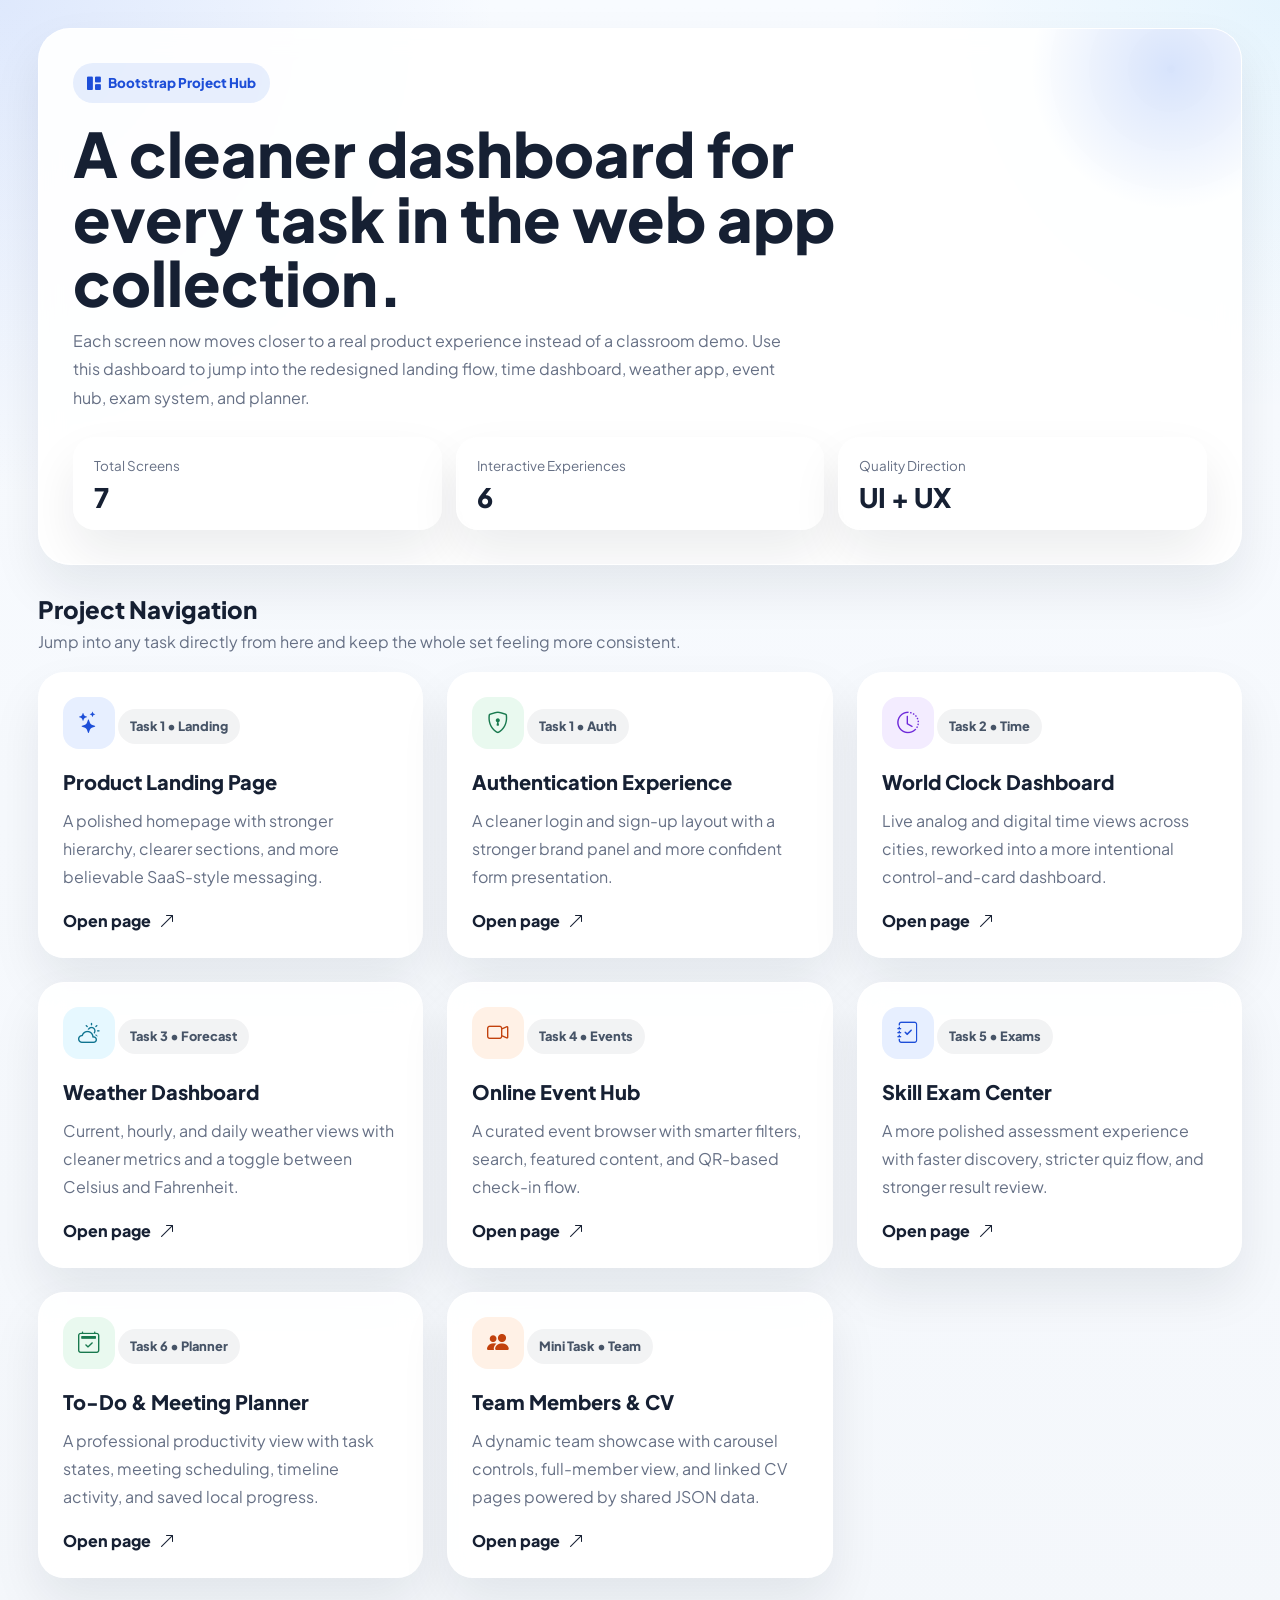
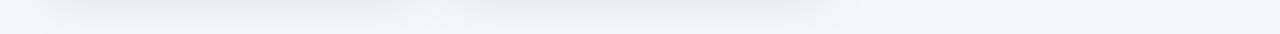
<file: index.html>
<!DOCTYPE html>
<html lang="en">

<head>
    <meta charset="UTF-8">
    <meta name="viewport" content="width=device-width, initial-scale=1.0">
    <title>Bootstrap WebApp - Dashboard</title>
    <link href="https://cdn.jsdelivr.net/npm/bootstrap@5.3.0/dist/css/bootstrap.min.css" rel="stylesheet">
    <link rel="stylesheet" href="https://cdn.jsdelivr.net/npm/bootstrap-icons@1.11.1/font/bootstrap-icons.css">
    <link href="https://fonts.googleapis.com/css2?family=Plus+Jakarta+Sans:wght@400;500;600;700;800&display=swap" rel="stylesheet">
    <style>
        :root {
            --bg: #f4f7fb;
            --text: #162033;
            --muted: #667085;
            --panel: rgba(255, 255, 255, 0.92);
            --shadow: 0 24px 50px rgba(15, 23, 42, 0.08);
        }

        body {
            font-family: 'Plus Jakarta Sans', sans-serif;
            color: var(--text);
            background:
                radial-gradient(circle at top left, rgba(37, 99, 235, 0.12), transparent 24%),
                radial-gradient(circle at top right, rgba(14, 165, 233, 0.08), transparent 20%),
                linear-gradient(180deg, #f8fbff 0%, var(--bg) 100%);
            min-height: 100vh;
        }

        .page-shell {
            max-width: 1240px;
            margin: 0 auto;
            padding: 28px 18px 56px;
        }

        .hero-card,
        .task-card,
        .summary-card {
            background: var(--panel);
            border: 1px solid rgba(255, 255, 255, 0.85);
            box-shadow: var(--shadow);
            backdrop-filter: blur(12px);
        }

        .hero-card {
            border-radius: 32px;
            padding: 34px;
            margin-bottom: 24px;
            position: relative;
            overflow: hidden;
        }

        .hero-card::after {
            content: "";
            position: absolute;
            width: 320px;
            height: 320px;
            top: -120px;
            right: -90px;
            background: radial-gradient(circle, rgba(37, 99, 235, 0.18), transparent 62%);
        }

        .eyebrow {
            display: inline-flex;
            align-items: center;
            gap: 8px;
            border-radius: 999px;
            padding: 10px 14px;
            background: rgba(37, 99, 235, 0.1);
            color: #1d4ed8;
            font-size: 0.84rem;
            font-weight: 800;
        }

        .hero-title {
            font-size: clamp(2.4rem, 4.8vw, 4.2rem);
            line-height: 1.05;
            font-weight: 800;
            max-width: 860px;
            margin: 18px 0 12px;
        }

        .hero-copy {
            max-width: 720px;
            color: var(--muted);
            line-height: 1.8;
            font-size: 1rem;
            margin-bottom: 0;
        }

        .summary-grid {
            display: grid;
            grid-template-columns: repeat(3, minmax(0, 1fr));
            gap: 14px;
            margin-top: 24px;
        }

        .summary-card {
            border-radius: 22px;
            padding: 18px 20px;
        }

        .summary-label {
            color: var(--muted);
            font-size: 0.84rem;
            margin-bottom: 8px;
        }

        .summary-value {
            font-size: 1.68rem;
            line-height: 1;
            font-weight: 800;
        }

        .section-head {
            margin: 30px 0 18px;
        }

        .section-head h2 {
            font-size: 1.5rem;
            font-weight: 800;
            margin-bottom: 6px;
        }

        .section-head p {
            color: var(--muted);
            margin: 0;
        }

        .task-card {
            display: block;
            border-radius: 26px;
            padding: 24px;
            text-decoration: none;
            color: inherit;
            height: 100%;
            transition: transform 0.22s ease, box-shadow 0.22s ease;
        }

        .task-card:hover {
            transform: translateY(-5px);
            box-shadow: 0 28px 52px rgba(15, 23, 42, 0.1);
        }

        .task-icon {
            width: 52px;
            height: 52px;
            border-radius: 16px;
            display: inline-flex;
            align-items: center;
            justify-content: center;
            font-size: 1.35rem;
            margin-bottom: 18px;
        }

        .task-badge {
            display: inline-flex;
            align-items: center;
            gap: 8px;
            border-radius: 999px;
            padding: 8px 12px;
            font-size: 0.8rem;
            font-weight: 800;
            margin-bottom: 14px;
            background: rgba(15, 23, 42, 0.05);
            color: #475467;
        }

        .task-title {
            font-size: 1.25rem;
            font-weight: 800;
            margin-bottom: 10px;
        }

        .task-copy {
            color: var(--muted);
            line-height: 1.75;
            margin-bottom: 18px;
        }

        .task-link {
            display: inline-flex;
            align-items: center;
            gap: 8px;
            font-weight: 800;
        }

        .theme-blue { background: #e7efff; color: #1d4ed8; }
        .theme-green { background: #e9f9ef; color: #18794e; }
        .theme-violet { background: #f3ecff; color: #6d28d9; }
        .theme-cyan { background: #e6f8ff; color: #0f7490; }
        .theme-orange { background: #fff1e6; color: #c2410c; }

        @media (max-width: 991px) {
            .summary-grid {
                grid-template-columns: 1fr;
            }
        }

        @media (max-width: 768px) {
            .hero-card,
            .task-card {
                border-radius: 22px;
                padding: 22px;
            }
        }
    </style>
</head>

<body>
    <main class="page-shell">
        <section class="hero-card">
            <span class="eyebrow"><i class="bi bi-grid-1x2-fill"></i>Bootstrap Project Hub</span>
            <h1 class="hero-title">A cleaner dashboard for every task in the web app collection.</h1>
            <p class="hero-copy">Each screen now moves closer to a real product experience instead of a classroom demo. Use this dashboard to jump into the redesigned landing flow, time dashboard, weather app, event hub, exam system, and planner.</p>
            <div class="summary-grid">
                <div class="summary-card">
                    <div class="summary-label">Total Screens</div>
                    <div class="summary-value">7</div>
                </div>
                <div class="summary-card">
                    <div class="summary-label">Interactive Experiences</div>
                    <div class="summary-value">6</div>
                </div>
                <div class="summary-card">
                    <div class="summary-label">Quality Direction</div>
                    <div class="summary-value">UI + UX</div>
                </div>
            </div>
        </section>

        <div class="section-head">
            <h2>Project Navigation</h2>
            <p>Jump into any task directly from here and keep the whole set feeling more consistent.</p>
        </div>

        <div class="row g-4">
            <div class="col-md-6 col-xl-4">
                <a href="task1-home.html" class="task-card">
                    <div class="task-icon theme-blue"><i class="bi bi-stars"></i></div>
                    <div class="task-badge">Task 1 • Landing</div>
                    <div class="task-title">Product Landing Page</div>
                    <p class="task-copy">A polished homepage with stronger hierarchy, clearer sections, and more believable SaaS-style messaging.</p>
                    <div class="task-link">Open page <i class="bi bi-arrow-up-right"></i></div>
                </a>
            </div>

            <div class="col-md-6 col-xl-4">
                <a href="task1-login.html" class="task-card">
                    <div class="task-icon theme-green"><i class="bi bi-shield-lock"></i></div>
                    <div class="task-badge">Task 1 • Auth</div>
                    <div class="task-title">Authentication Experience</div>
                    <p class="task-copy">A cleaner login and sign-up layout with a stronger brand panel and more confident form presentation.</p>
                    <div class="task-link">Open page <i class="bi bi-arrow-up-right"></i></div>
                </a>
            </div>

            <div class="col-md-6 col-xl-4">
                <a href="task2-clock.html" class="task-card">
                    <div class="task-icon theme-violet"><i class="bi bi-clock-history"></i></div>
                    <div class="task-badge">Task 2 • Time</div>
                    <div class="task-title">World Clock Dashboard</div>
                    <p class="task-copy">Live analog and digital time views across cities, reworked into a more intentional control-and-card dashboard.</p>
                    <div class="task-link">Open page <i class="bi bi-arrow-up-right"></i></div>
                </a>
            </div>

            <div class="col-md-6 col-xl-4">
                <a href="task3-weather.html" class="task-card">
                    <div class="task-icon theme-cyan"><i class="bi bi-cloud-sun"></i></div>
                    <div class="task-badge">Task 3 • Forecast</div>
                    <div class="task-title">Weather Dashboard</div>
                    <p class="task-copy">Current, hourly, and daily weather views with cleaner metrics and a toggle between Celsius and Fahrenheit.</p>
                    <div class="task-link">Open page <i class="bi bi-arrow-up-right"></i></div>
                </a>
            </div>

            <div class="col-md-6 col-xl-4">
                <a href="task4-events.html" class="task-card">
                    <div class="task-icon theme-orange"><i class="bi bi-camera-video"></i></div>
                    <div class="task-badge">Task 4 • Events</div>
                    <div class="task-title">Online Event Hub</div>
                    <p class="task-copy">A curated event browser with smarter filters, search, featured content, and QR-based check-in flow.</p>
                    <div class="task-link">Open page <i class="bi bi-arrow-up-right"></i></div>
                </a>
            </div>

            <div class="col-md-6 col-xl-4">
                <a href="task5-exams.html" class="task-card">
                    <div class="task-icon theme-blue"><i class="bi bi-journal-check"></i></div>
                    <div class="task-badge">Task 5 • Exams</div>
                    <div class="task-title">Skill Exam Center</div>
                    <p class="task-copy">A more polished assessment experience with faster discovery, stricter quiz flow, and stronger result review.</p>
                    <div class="task-link">Open page <i class="bi bi-arrow-up-right"></i></div>
                </a>
            </div>

            <div class="col-md-6 col-xl-4">
                <a href="task6-todo.html" class="task-card">
                    <div class="task-icon theme-green"><i class="bi bi-calendar2-check"></i></div>
                    <div class="task-badge">Task 6 • Planner</div>
                    <div class="task-title">To-Do & Meeting Planner</div>
                    <p class="task-copy">A professional productivity view with task states, meeting scheduling, timeline activity, and saved local progress.</p>
                    <div class="task-link">Open page <i class="bi bi-arrow-up-right"></i></div>
                </a>
            </div>

            <div class="col-md-6 col-xl-4">
                <a href="team-members.html" class="task-card">
                    <div class="task-icon theme-orange"><i class="bi bi-people-fill"></i></div>
                    <div class="task-badge">Mini Task • Team</div>
                    <div class="task-title">Team Members & CV</div>
                    <p class="task-copy">A dynamic team showcase with carousel controls, full-member view, and linked CV pages powered by shared JSON data.</p>
                    <div class="task-link">Open page <i class="bi bi-arrow-up-right"></i></div>
                </a>
            </div>
        </div>
    </main>
</body>

</html>
</file>
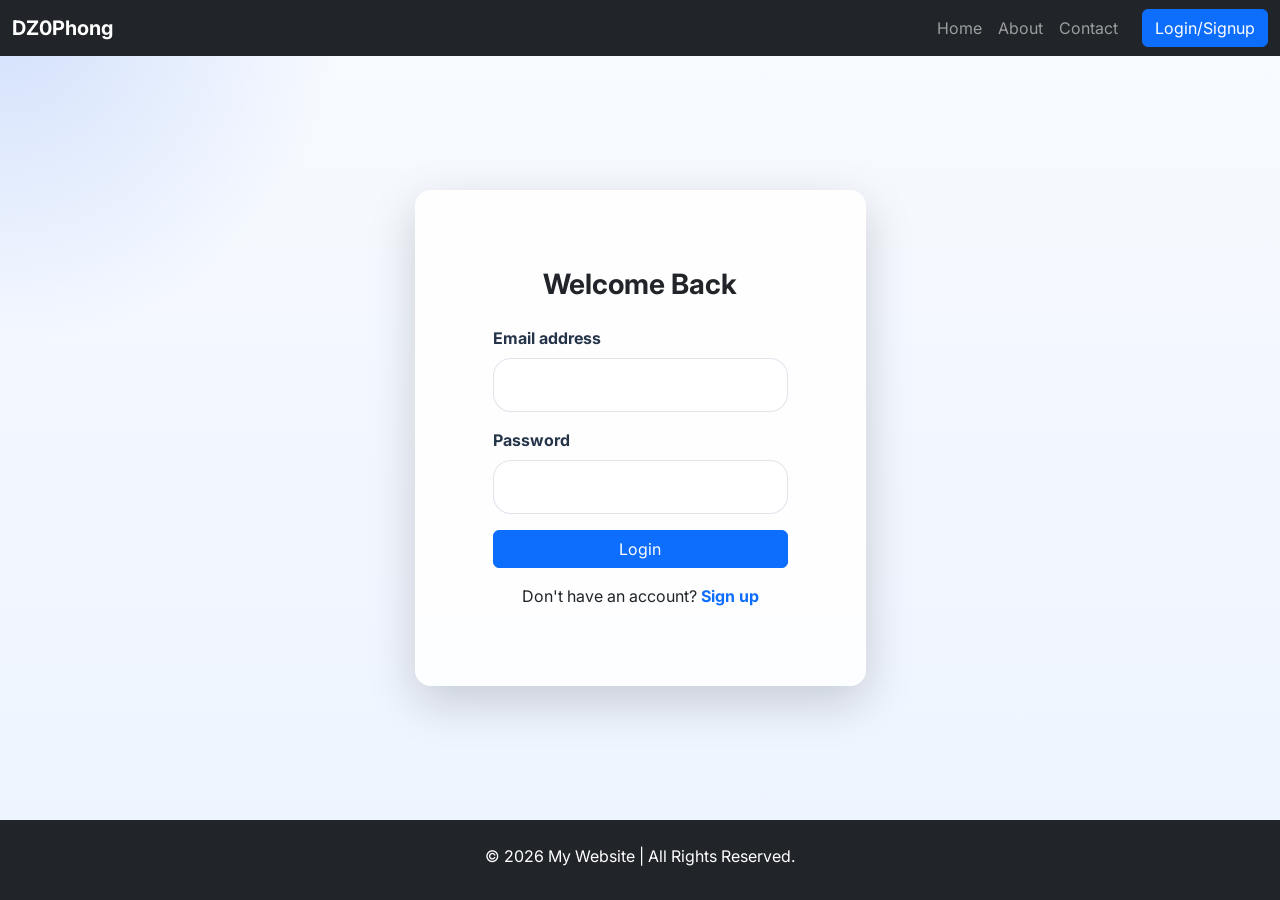
<file: login.html>
<!DOCTYPE html>
<html lang="en">

<head>
    <meta charset="UTF-8">
    <meta name="viewport" content="width=device-width, initial-scale=1.0">
    <title>Login / Signup</title>
    <!-- Bootstrap CSS -->
    <link href="https://cdn.jsdelivr.net/npm/bootstrap@5.3.0/dist/css/bootstrap.min.css" rel="stylesheet">
    <!-- Custom CSS -->
    <link href="styles.css" rel="stylesheet">
    <!-- Google Fonts -->
    <link href="https://fonts.googleapis.com/css2?family=Inter:wght@400;600;700&display=swap" rel="stylesheet">
</head>

<body class="bg-light auth-page">

    <!-- Navbar -->
    <nav class="navbar navbar-expand-lg navbar-dark bg-dark sticky-top">
        <div class="container-fluid">
            <a class="navbar-brand fw-bold" href="index.html">DZ0Phong</a>
            <button class="navbar-toggler" type="button" data-bs-toggle="collapse" data-bs-target="#navbarNav">
                <span class="navbar-toggler-icon"></span>
            </button>
            <div class="collapse navbar-collapse" id="navbarNav">
                <ul class="navbar-nav ms-auto mb-2 mb-lg-0 align-items-lg-center">
                    <li class="nav-item"><a class="nav-link" href="index.html">Home</a></li>
                    <li class="nav-item"><a class="nav-link" href="#">About</a></li>
                    <li class="nav-item"><a class="nav-link" href="#">Contact</a></li>
                    <li class="nav-item ms-lg-3 mt-2 mt-lg-0">
                        <a class="btn btn-primary" href="login.html">Login/Signup</a>
                    </li>
                </ul>
            </div>
        </div>
    </nav>

    <!-- Main Content: Form Card -->
    <main class="d-flex align-items-center justify-content-center flex-grow-1">
        <div class="container">
            <div class="row justify-content-center">
                <div class="col-md-6 col-lg-5">
                    <div class="card shadow-lg border-0 rounded-4 my-5 auth-card">
                        <div class="card-body p-5">

                            <!-- Login Form -->
                            <div id="loginSection">
                                <h3 class="text-center fw-bold mb-4">Welcome Back</h3>
                                <form id="loginForm">
                                    <div class="mb-3">
                                        <label for="loginEmail" class="form-label">Email address</label>
                                        <input type="email" class="form-control" id="loginEmail" required>
                                    </div>
                                    <div class="mb-3">
                                        <label for="loginPassword" class="form-label">Password</label>
                                        <input type="password" class="form-control" id="loginPassword" required>
                                    </div>
                                    <button type="submit" class="btn btn-primary w-100 mb-3">Login</button>
                                    <p class="text-center mb-0">Don't have an account? <a href="#" id="showSignup"
                                            class="text-decoration-none fw-bold">Sign up</a></p>
                                </form>
                            </div>

                            <!-- Signup Form (Hidden by default) -->
                            <div id="signupSection" class="d-none">
                                <h3 class="text-center fw-bold mb-4">Create Account</h3>
                                <form id="signupForm">
                                    <div class="mb-3">
                                        <label for="signupName" class="form-label">Full Name</label>
                                        <input type="text" class="form-control" id="signupName" required>
                                    </div>
                                    <div class="mb-3">
                                        <label for="signupEmail" class="form-label">Email address</label>
                                        <input type="email" class="form-control" id="signupEmail" required>
                                    </div>
                                    <div class="mb-3">
                                        <label for="signupPassword" class="form-label">Password</label>
                                        <input type="password" class="form-control" id="signupPassword" required>
                                    </div>
                                    <button type="submit" class="btn btn-success w-100 mb-3">Sign Up</button>
                                    <p class="text-center mb-0">Already have an account? <a href="#" id="showLogin"
                                            class="text-decoration-none fw-bold">Login</a></p>
                                </form>
                            </div>

                        </div>
                    </div>
                </div>
            </div>
        </div>
    </main>

    <!-- Footer -->
    <footer class="bg-dark text-white text-center py-4 mt-auto">
        <div class="container">
            <p class="mb-2">&copy; 2026 My Website | All Rights Reserved.</p>
        </div>
    </footer>

    <!-- Bootstrap JS -->
    <script src="https://cdn.jsdelivr.net/npm/bootstrap@5.3.0/dist/js/bootstrap.bundle.min.js"></script>
    <!-- Custom JS -->
    <script src="script.js"></script>
</body>

</html>
</file>
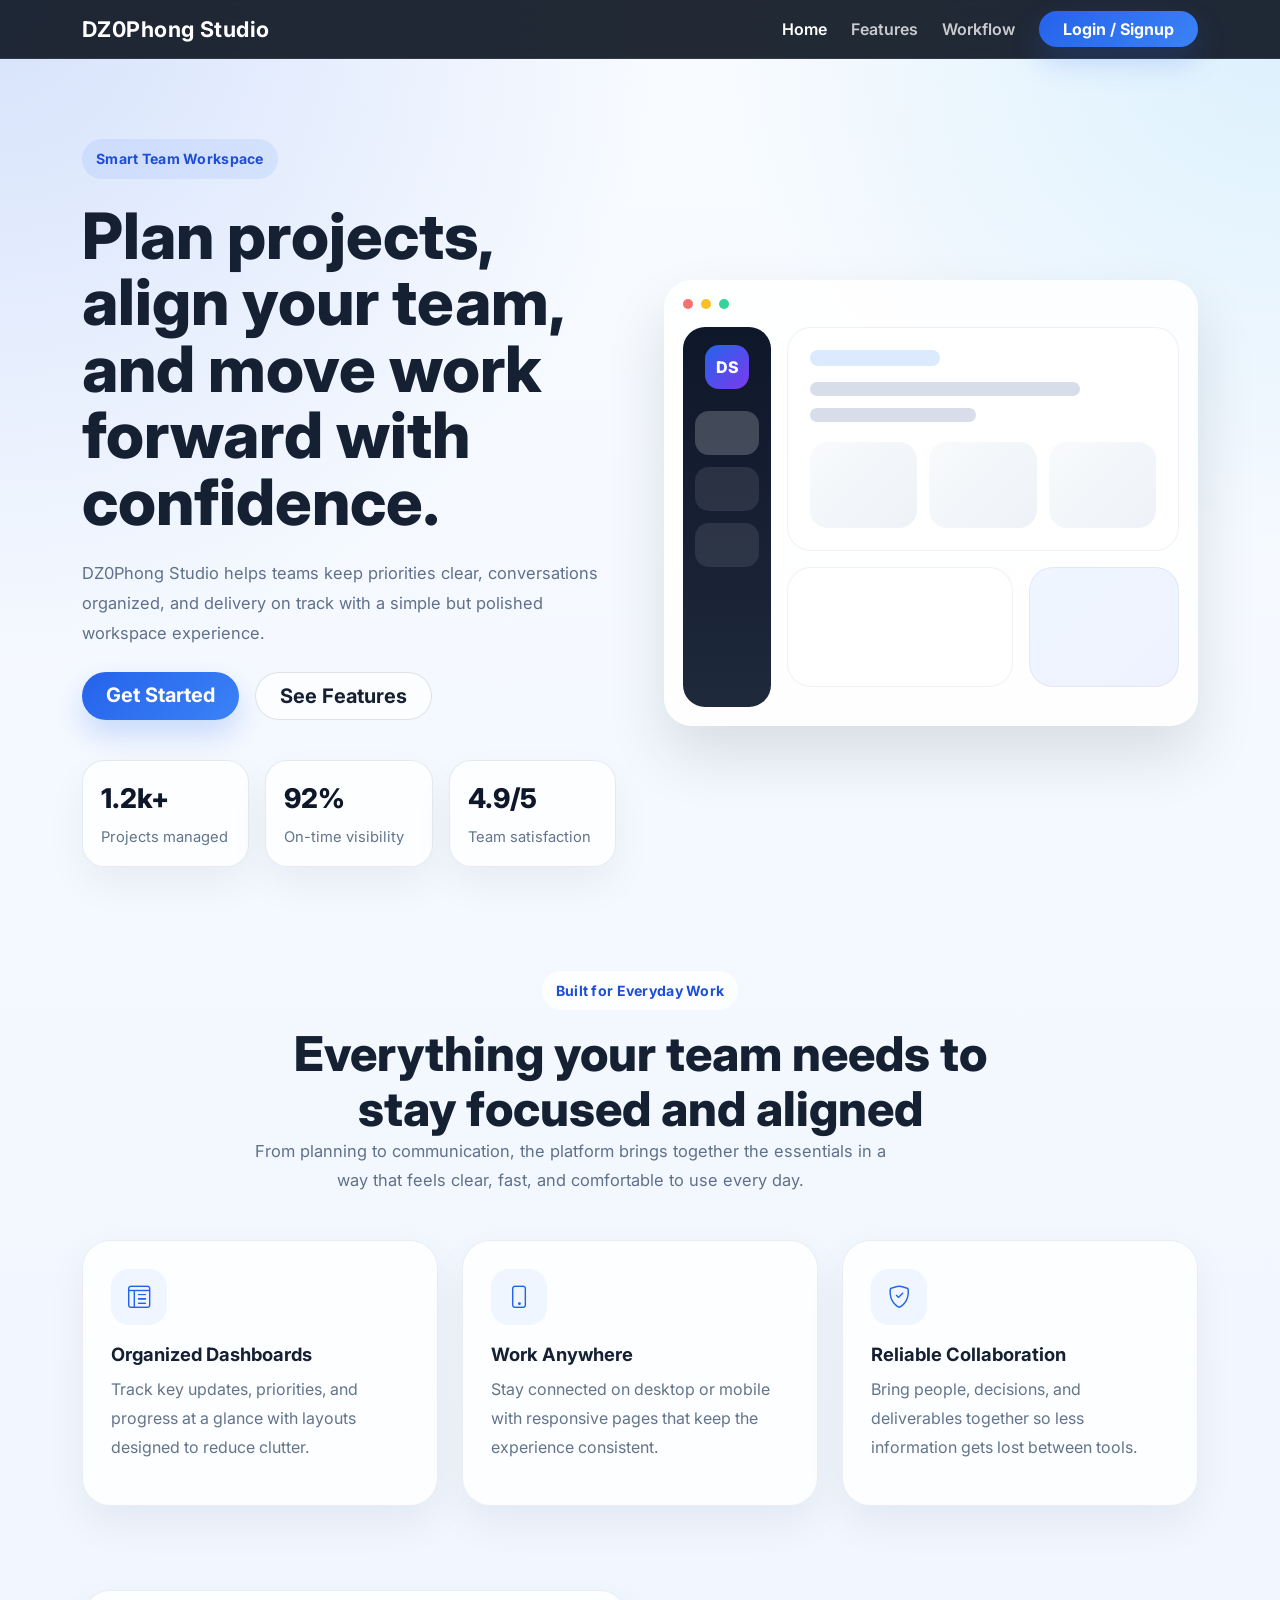
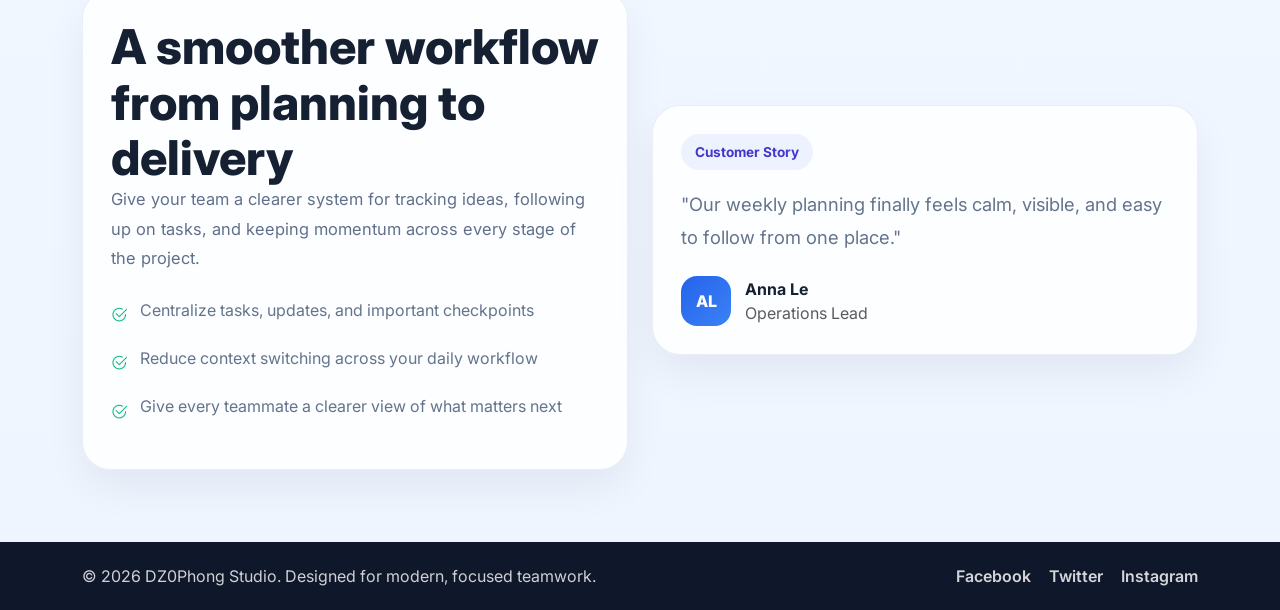
<file: task1-home.html>
<!DOCTYPE html>
<html lang="en">

<head>
    <meta charset="UTF-8">
    <meta name="viewport" content="width=device-width, initial-scale=1.0">
    <title>Task 1 - Product Landing Page</title>
    <link href="https://cdn.jsdelivr.net/npm/bootstrap@5.3.0/dist/css/bootstrap.min.css" rel="stylesheet">
    <link rel="stylesheet" href="https://cdn.jsdelivr.net/npm/bootstrap-icons@1.11.1/font/bootstrap-icons.css">
    <link href="styles.css" rel="stylesheet">
    <link href="https://fonts.googleapis.com/css2?family=Inter:wght@400;500;600;700;800&display=swap" rel="stylesheet">
</head>

<body class="landing-page">
    <nav class="navbar navbar-expand-lg sticky-top app-navbar">
        <div class="container">
            <a class="navbar-brand fw-bold" href="index.html">DZ0Phong Studio</a>
            <button class="navbar-toggler border-0 shadow-none" type="button" data-bs-toggle="collapse" data-bs-target="#navbarNav">
                <span class="navbar-toggler-icon"></span>
            </button>
            <div class="collapse navbar-collapse" id="navbarNav">
                <ul class="navbar-nav ms-auto align-items-lg-center gap-lg-2">
                    <li class="nav-item"><a class="nav-link active" href="task1-home.html">Home</a></li>
                    <li class="nav-item"><a class="nav-link" href="#features">Features</a></li>
                    <li class="nav-item"><a class="nav-link" href="#workflow">Workflow</a></li>
                    <li class="nav-item ms-lg-2 mt-3 mt-lg-0">
                        <a class="btn btn-brand px-4" href="task1-login.html">Login / Signup</a>
                    </li>
                </ul>
            </div>
        </div>
    </nav>

    <main>
        <section class="hero-section">
            <div class="container">
                <div class="row align-items-center g-5">
                    <div class="col-lg-6">
                        <span class="eyebrow-pill">Smart Team Workspace</span>
                        <h1 class="hero-title mt-4">Plan projects, align your team, and move work forward with confidence.</h1>
                        <p class="hero-text mt-4">DZ0Phong Studio helps teams keep priorities clear, conversations organized, and delivery on track with a simple but polished workspace experience.</p>
                        <div class="d-flex flex-wrap gap-3 mt-4">
                            <a href="task1-login.html" class="btn btn-brand btn-lg px-4">Get Started</a>
                            <a href="#features" class="btn btn-ghost btn-lg px-4">See Features</a>
                        </div>
                        <div class="hero-stats row g-3 mt-4">
                            <div class="col-sm-4">
                                <div class="stat-box">
                                    <div class="stat-number">1.2k+</div>
                                    <div class="stat-label">Projects managed</div>
                                </div>
                            </div>
                            <div class="col-sm-4">
                                <div class="stat-box">
                                    <div class="stat-number">92%</div>
                                    <div class="stat-label">On-time visibility</div>
                                </div>
                            </div>
                            <div class="col-sm-4">
                                <div class="stat-box">
                                    <div class="stat-number">4.9/5</div>
                                    <div class="stat-label">Team satisfaction</div>
                                </div>
                            </div>
                        </div>
                    </div>
                    <div class="col-lg-6">
                        <div class="hero-preview">
                            <div class="preview-window">
                                <div class="preview-toolbar">
                                    <span></span><span></span><span></span>
                                </div>
                                <div class="preview-content">
                                    <div class="preview-sidebar">
                                        <div class="preview-logo">DS</div>
                                        <div class="preview-menu">
                                            <div class="preview-item active"></div>
                                            <div class="preview-item"></div>
                                            <div class="preview-item"></div>
                                        </div>
                                    </div>
                                    <div class="preview-main">
                                        <div class="preview-panel large">
                                            <div class="panel-badge"></div>
                                            <div class="panel-line xl"></div>
                                            <div class="panel-line md"></div>
                                            <div class="panel-grid">
                                                <div class="mini-card"></div>
                                                <div class="mini-card"></div>
                                                <div class="mini-card"></div>
                                            </div>
                                        </div>
                                        <div class="preview-row">
                                            <div class="preview-panel small"></div>
                                            <div class="preview-panel small accent"></div>
                                        </div>
                                    </div>
                                </div>
                            </div>
                        </div>
                    </div>
                </div>
            </div>
        </section>

        <section id="features" class="content-section">
            <div class="container">
                <div class="section-heading text-center">
                    <span class="eyebrow-pill light">Built for Everyday Work</span>
                    <h2 class="section-title mt-3">Everything your team needs to stay focused and aligned</h2>
                    <p class="section-text">From planning to communication, the platform brings together the essentials in a way that feels clear, fast, and comfortable to use every day.</p>
                </div>
                <div class="row g-4 mt-1">
                    <div class="col-md-4">
                        <article class="feature-card">
                            <div class="feature-icon"><i class="bi bi-layout-text-window-reverse"></i></div>
                            <h3>Organized Dashboards</h3>
                            <p>Track key updates, priorities, and progress at a glance with layouts designed to reduce clutter.</p>
                        </article>
                    </div>
                    <div class="col-md-4">
                        <article class="feature-card">
                            <div class="feature-icon"><i class="bi bi-phone"></i></div>
                            <h3>Work Anywhere</h3>
                            <p>Stay connected on desktop or mobile with responsive pages that keep the experience consistent.</p>
                        </article>
                    </div>
                    <div class="col-md-4">
                        <article class="feature-card">
                            <div class="feature-icon"><i class="bi bi-shield-check"></i></div>
                            <h3>Reliable Collaboration</h3>
                            <p>Bring people, decisions, and deliverables together so less information gets lost between tools.</p>
                        </article>
                    </div>
                </div>
            </div>
        </section>

        <section id="workflow" class="content-section alt-section">
            <div class="container">
                <div class="row g-4 align-items-center">
                    <div class="col-lg-6">
                        <div class="workflow-card">
                            <h2 class="section-title">A smoother workflow from planning to delivery</h2>
                            <p class="section-text">Give your team a clearer system for tracking ideas, following up on tasks, and keeping momentum across every stage of the project.</p>
                            <ul class="workflow-list">
                                <li><i class="bi bi-check2-circle"></i>Centralize tasks, updates, and important checkpoints</li>
                                <li><i class="bi bi-check2-circle"></i>Reduce context switching across your daily workflow</li>
                                <li><i class="bi bi-check2-circle"></i>Give every teammate a clearer view of what matters next</li>
                            </ul>
                        </div>
                    </div>
                    <div class="col-lg-6">
                        <div class="testimonial-card">
                            <span class="testimonial-tag">Customer Story</span>
                            <blockquote>"Our weekly planning finally feels calm, visible, and easy to follow from one place."</blockquote>
                            <div class="testimonial-person">
                                <div class="person-avatar">AL</div>
                                <div>
                                    <strong>Anna Le</strong>
                                    <div class="text-muted">Operations Lead</div>
                                </div>
                            </div>
                        </div>
                    </div>
                </div>
            </div>
        </section>
    </main>

    <footer class="site-footer">
        <div class="container d-flex flex-column flex-md-row justify-content-between align-items-center gap-3">
            <p class="mb-0">&copy; 2026 DZ0Phong Studio. Designed for modern, focused teamwork.</p>
            <div class="social-icons">
                <a href="#">Facebook</a>
                <a href="#">Twitter</a>
                <a href="#">Instagram</a>
            </div>
        </div>
    </footer>

    <button id="scrollTopBtn" class="btn btn-brand rounded-circle" aria-label="Scroll to top">
        <i class="bi bi-arrow-up"></i>
    </button>

    <script src="https://cdn.jsdelivr.net/npm/bootstrap@5.3.0/dist/js/bootstrap.bundle.min.js"></script>
    <script src="script.js"></script>
</body>

</html>
</file>
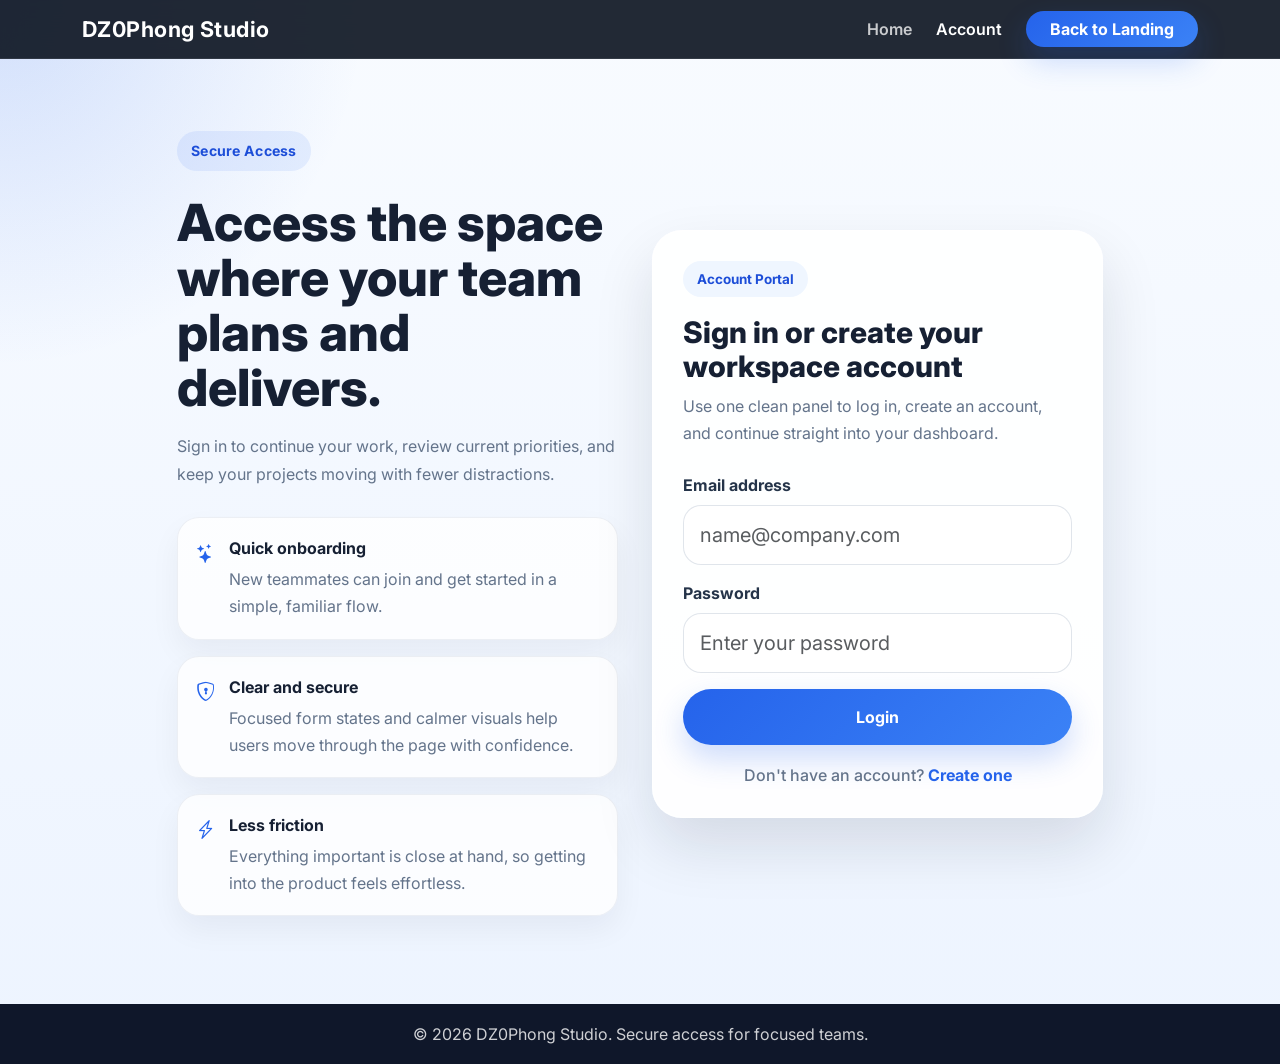
<file: task1-login.html>
<!DOCTYPE html>
<html lang="en">

<head>
    <meta charset="UTF-8">
    <meta name="viewport" content="width=device-width, initial-scale=1.0">
    <title>Task 1 - Authentication</title>
    <link href="https://cdn.jsdelivr.net/npm/bootstrap@5.3.0/dist/css/bootstrap.min.css" rel="stylesheet">
    <link rel="stylesheet" href="https://cdn.jsdelivr.net/npm/bootstrap-icons@1.11.1/font/bootstrap-icons.css">
    <link href="styles.css" rel="stylesheet">
    <link href="https://fonts.googleapis.com/css2?family=Inter:wght@400;500;600;700;800&display=swap" rel="stylesheet">
</head>

<body class="auth-page">
    <nav class="navbar navbar-expand-lg sticky-top app-navbar">
        <div class="container">
            <a class="navbar-brand fw-bold" href="index.html">DZ0Phong Studio</a>
            <button class="navbar-toggler border-0 shadow-none" type="button" data-bs-toggle="collapse" data-bs-target="#navbarNav">
                <span class="navbar-toggler-icon"></span>
            </button>
            <div class="collapse navbar-collapse" id="navbarNav">
                <ul class="navbar-nav ms-auto align-items-lg-center gap-lg-2">
                    <li class="nav-item"><a class="nav-link" href="task1-home.html">Home</a></li>
                    <li class="nav-item"><a class="nav-link active" href="task1-login.html">Account</a></li>
                    <li class="nav-item ms-lg-2 mt-3 mt-lg-0">
                        <a class="btn btn-brand px-4" href="task1-home.html">Back to Landing</a>
                    </li>
                </ul>
            </div>
        </div>
    </nav>

    <main class="auth-shell">
        <div class="container">
            <div class="row g-4 align-items-center justify-content-center">
                <div class="col-lg-5">
                    <section class="auth-showcase">
                        <span class="eyebrow-pill">Secure Access</span>
                        <h1 class="auth-title mt-4">Access the space where your team plans and delivers.</h1>
                        <p class="auth-text mt-3">Sign in to continue your work, review current priorities, and keep your projects moving with fewer distractions.</p>
                        <div class="auth-highlights">
                            <div class="highlight-item">
                                <i class="bi bi-stars"></i>
                                <div>
                                    <strong>Quick onboarding</strong>
                                    <p>New teammates can join and get started in a simple, familiar flow.</p>
                                </div>
                            </div>
                            <div class="highlight-item">
                                <i class="bi bi-shield-lock"></i>
                                <div>
                                    <strong>Clear and secure</strong>
                                    <p>Focused form states and calmer visuals help users move through the page with confidence.</p>
                                </div>
                            </div>
                            <div class="highlight-item">
                                <i class="bi bi-lightning-charge"></i>
                                <div>
                                    <strong>Less friction</strong>
                                    <p>Everything important is close at hand, so getting into the product feels effortless.</p>
                                </div>
                            </div>
                        </div>
                    </section>
                </div>

                <div class="col-lg-5">
                    <section class="auth-card">
                        <div class="auth-card-top">
                            <span class="auth-badge">Account Portal</span>
                            <h2 class="auth-card-title">Sign in or create your workspace account</h2>
                            <p class="auth-card-text">Use one clean panel to log in, create an account, and continue straight into your dashboard.</p>
                        </div>

                        <div id="loginSection">
                            <form id="loginForm">
                                <div class="mb-3">
                                    <label for="loginEmail" class="form-label">Email address</label>
                                    <input type="email" class="form-control form-control-lg" id="loginEmail" placeholder="name@company.com" required>
                                </div>
                                <div class="mb-3">
                                    <label for="loginPassword" class="form-label">Password</label>
                                    <input type="password" class="form-control form-control-lg" id="loginPassword" placeholder="Enter your password" required>
                                </div>
                                <button type="submit" class="btn btn-brand w-100 py-3">Login</button>
                                <p class="switch-text">Don't have an account? <a href="#" id="showSignup">Create one</a></p>
                            </form>
                        </div>

                        <div id="signupSection" class="d-none">
                            <form id="signupForm">
                                <div class="mb-3">
                                    <label for="signupName" class="form-label">Full name</label>
                                    <input type="text" class="form-control form-control-lg" id="signupName" placeholder="Your full name" required>
                                </div>
                                <div class="mb-3">
                                    <label for="signupEmail" class="form-label">Email address</label>
                                    <input type="email" class="form-control form-control-lg" id="signupEmail" placeholder="name@company.com" required>
                                </div>
                                <div class="mb-3">
                                    <label for="signupPassword" class="form-label">Password</label>
                                    <input type="password" class="form-control form-control-lg" id="signupPassword" placeholder="Create a secure password" required>
                                </div>
                                <button type="submit" class="btn btn-brand w-100 py-3">Create Account</button>
                                <p class="switch-text">Already have an account? <a href="#" id="showLogin">Login here</a></p>
                            </form>
                        </div>
                    </section>
                </div>
            </div>
        </div>
    </main>

    <footer class="site-footer compact">
        <div class="container text-center">
            <p class="mb-0">&copy; 2026 DZ0Phong Studio. Secure access for focused teams.</p>
        </div>
    </footer>

    <script src="https://cdn.jsdelivr.net/npm/bootstrap@5.3.0/dist/js/bootstrap.bundle.min.js"></script>
    <script src="script.js"></script>
</body>

</html>
</file>
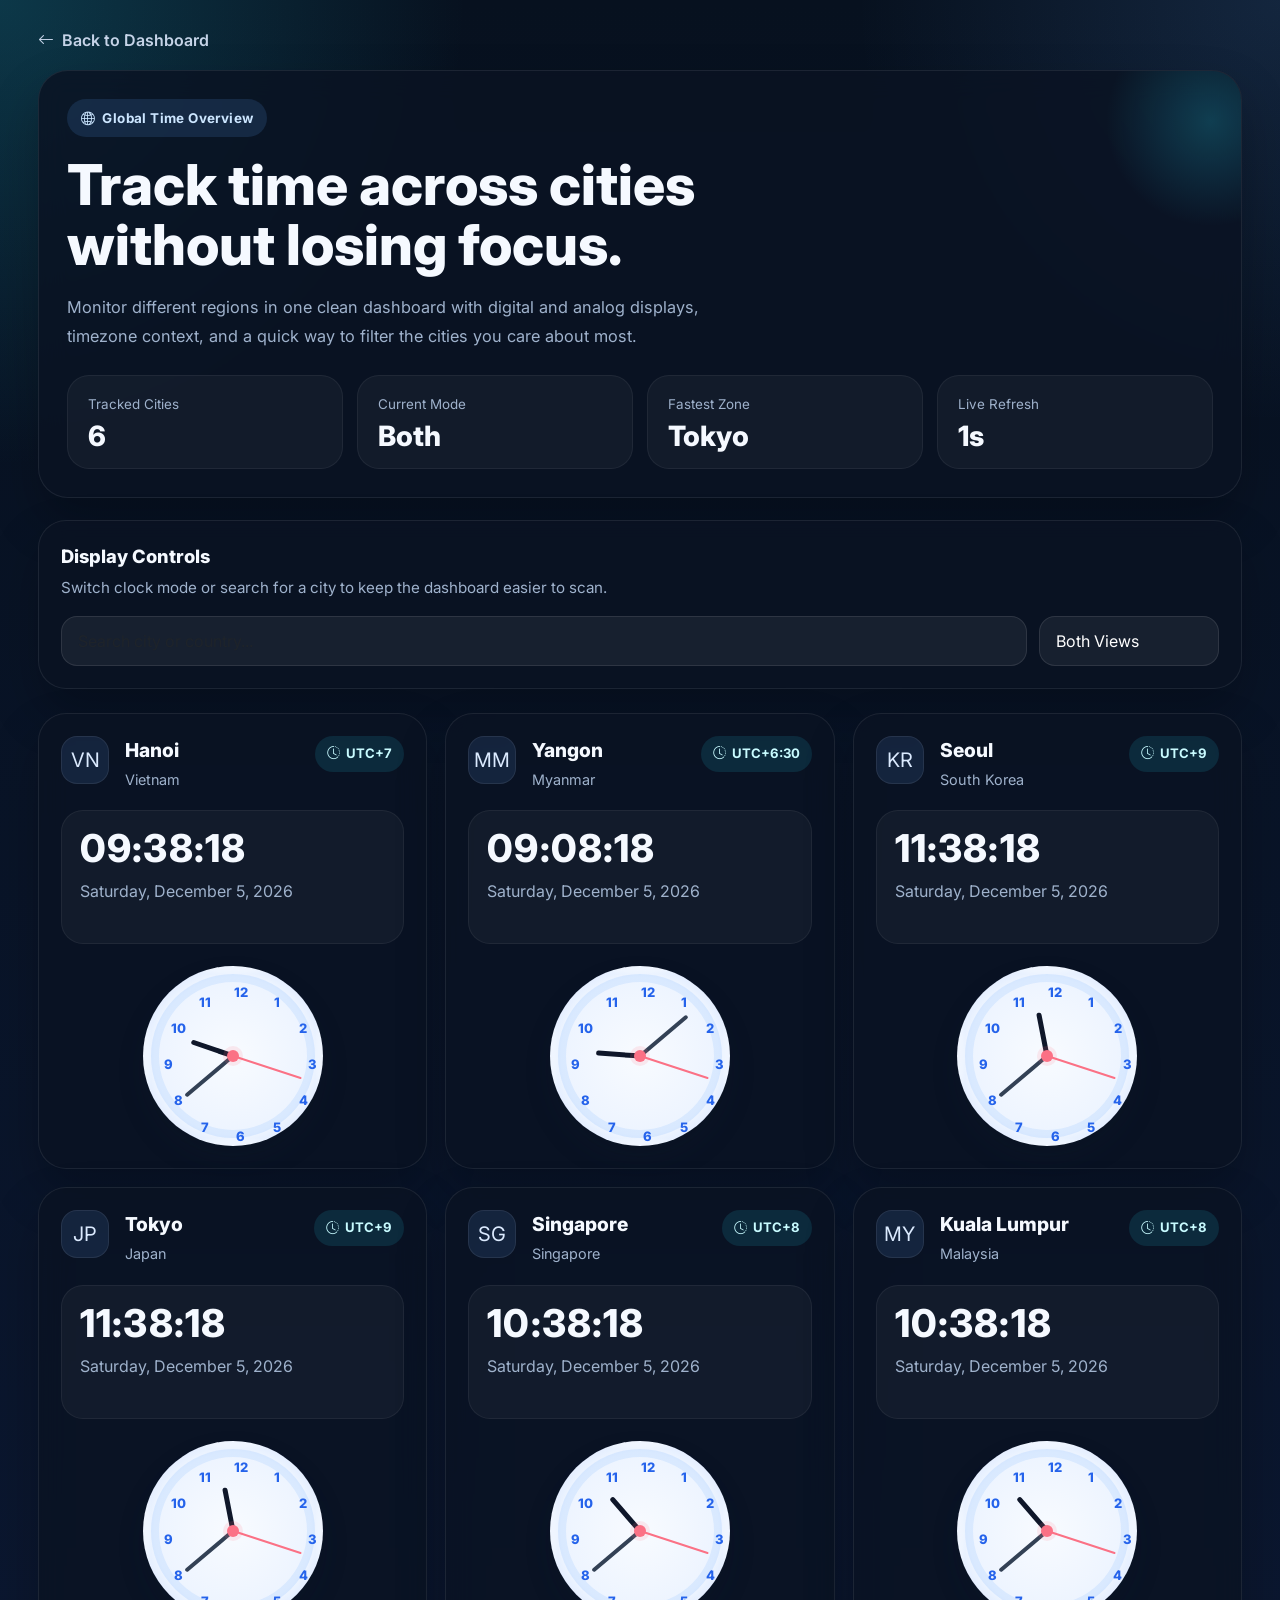
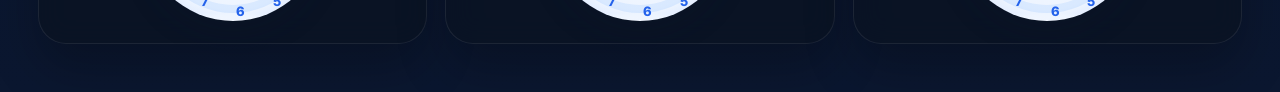
<file: task2-clock.html>
<!DOCTYPE html>
<html lang="en">

<head>
    <meta charset="UTF-8">
    <meta name="viewport" content="width=device-width, initial-scale=1.0">
    <title>Task 2 - World Time Dashboard</title>
    <link href="https://cdn.jsdelivr.net/npm/bootstrap@5.3.0/dist/css/bootstrap.min.css" rel="stylesheet">
    <link rel="stylesheet" href="https://cdn.jsdelivr.net/npm/bootstrap-icons@1.11.1/font/bootstrap-icons.css">
    <link href="https://fonts.googleapis.com/css2?family=Inter:wght@400;500;600;700;800&display=swap" rel="stylesheet">
    <style>
        :root {
            --bg: #07111f;
            --panel: rgba(10, 19, 35, 0.82);
            --panel-border: rgba(255, 255, 255, 0.08);
            --text: #f5f9ff;
            --muted: #9fb2cc;
            --primary: #60a5fa;
            --accent: #22d3ee;
            --danger: #fb7185;
            --shadow: 0 24px 50px rgba(0, 0, 0, 0.24);
        }

        body {
            margin: 0;
            min-height: 100vh;
            font-family: 'Inter', sans-serif;
            color: var(--text);
            background:
                radial-gradient(circle at top left, rgba(34, 211, 238, 0.2), transparent 22%),
                radial-gradient(circle at top right, rgba(96, 165, 250, 0.14), transparent 20%),
                linear-gradient(180deg, #07111f 0%, #0b1730 100%);
        }

        .page-shell {
            max-width: 1240px;
            margin: 0 auto;
            padding: 28px 18px 48px;
        }

        .back-link {
            display: inline-flex;
            align-items: center;
            gap: 8px;
            color: #c6d4e8;
            text-decoration: none;
            font-weight: 600;
            margin-bottom: 18px;
        }

        .back-link:hover {
            color: white;
        }

        .hero-card,
        .dashboard-card,
        .clock-card {
            background: var(--panel);
            border: 1px solid var(--panel-border);
            box-shadow: var(--shadow);
            backdrop-filter: blur(14px);
        }

        .hero-card {
            border-radius: 30px;
            padding: 28px;
            margin-bottom: 22px;
            overflow: hidden;
            position: relative;
        }

        .hero-card::after {
            content: "";
            position: absolute;
            width: 240px;
            height: 240px;
            right: -90px;
            top: -70px;
            background: radial-gradient(circle, rgba(34, 211, 238, 0.22), transparent 62%);
            pointer-events: none;
        }

        .eyebrow {
            display: inline-flex;
            align-items: center;
            gap: 8px;
            border-radius: 999px;
            padding: 9px 14px;
            background: rgba(96, 165, 250, 0.14);
            color: #cce6ff;
            font-weight: 700;
            font-size: 0.84rem;
            letter-spacing: 0.03em;
        }

        .hero-title {
            font-size: clamp(2.4rem, 4.4vw, 4.1rem);
            font-weight: 800;
            line-height: 1.06;
            margin: 18px 0 0;
            max-width: 760px;
        }

        .hero-text {
            max-width: 700px;
            color: var(--muted);
            font-size: 1.02rem;
            line-height: 1.8;
            margin-top: 18px;
        }

        .stats-grid {
            display: grid;
            grid-template-columns: repeat(4, minmax(0, 1fr));
            gap: 14px;
            margin-top: 24px;
        }

        .stat-card {
            border-radius: 22px;
            padding: 18px 20px;
            background: rgba(255, 255, 255, 0.04);
            border: 1px solid rgba(255, 255, 255, 0.06);
        }

        .stat-label {
            color: var(--muted);
            font-size: 0.84rem;
            margin-bottom: 8px;
        }

        .stat-value {
            font-size: 1.75rem;
            font-weight: 800;
            line-height: 1;
        }

        .control-card {
            border-radius: 28px;
            padding: 22px;
            margin-bottom: 24px;
        }

        .control-title {
            font-size: 1.15rem;
            font-weight: 800;
            margin-bottom: 6px;
        }

        .control-text {
            color: var(--muted);
            margin-bottom: 16px;
            font-size: 0.95rem;
        }

        .control-toolbar {
            display: flex;
            flex-wrap: wrap;
            gap: 12px;
            align-items: center;
        }

        .mode-select,
        .search-input {
            border-radius: 16px;
            border: 1px solid rgba(255, 255, 255, 0.1);
            background: rgba(255, 255, 255, 0.06);
            color: white;
            padding: 12px 16px;
        }

        .mode-select:focus,
        .search-input:focus {
            border-color: rgba(96, 165, 250, 0.45);
            box-shadow: 0 0 0 4px rgba(96, 165, 250, 0.12);
            background: rgba(255, 255, 255, 0.08);
            color: white;
        }

        .mode-select option {
            color: #0f172a;
        }

        .search-wrap {
            flex: 1 1 240px;
            min-width: 220px;
        }

        .grid-container {
            display: grid;
            grid-template-columns: repeat(3, minmax(0, 1fr));
            gap: 18px;
        }

        .clock-card {
            border-radius: 28px;
            padding: 22px;
            transition: transform 0.22s ease, box-shadow 0.22s ease;
        }

        .clock-card:hover {
            transform: translateY(-3px);
            box-shadow: 0 30px 55px rgba(0, 0, 0, 0.28);
        }

        .clock-head {
            display: flex;
            align-items: flex-start;
            justify-content: space-between;
            gap: 16px;
            margin-bottom: 20px;
        }

        .city-flag {
            width: 48px;
            height: 48px;
            border-radius: 16px;
            display: inline-flex;
            align-items: center;
            justify-content: center;
            background: rgba(96, 165, 250, 0.12);
            color: #dbeafe;
            font-size: 1.25rem;
            border: 1px solid rgba(255, 255, 255, 0.08);
        }

        .city-name {
            font-size: 1.2rem;
            font-weight: 800;
            margin-bottom: 4px;
        }

        .city-region {
            color: var(--muted);
            font-size: 0.9rem;
        }

        .offset-pill {
            display: inline-flex;
            align-items: center;
            gap: 6px;
            border-radius: 999px;
            padding: 8px 12px;
            background: rgba(34, 211, 238, 0.12);
            color: #c8fbff;
            font-weight: 700;
            font-size: 0.82rem;
            white-space: nowrap;
        }

        .digital-container {
            border-radius: 22px;
            padding: 16px 18px;
            background: rgba(255, 255, 255, 0.04);
            border: 1px solid rgba(255, 255, 255, 0.06);
        }

        .digital-time {
            font-size: 2.4rem;
            font-weight: 800;
            letter-spacing: 0.03em;
            line-height: 1.1;
        }

        .date-display {
            margin-top: 10px;
            color: var(--muted);
            line-height: 1.6;
            min-height: 48px;
        }

        .analog-container {
            display: flex;
            justify-content: center;
            align-items: center;
            margin-top: 22px;
        }

        .analog-clock {
            width: 180px;
            height: 180px;
            border-radius: 50%;
            position: relative;
            background:
                radial-gradient(circle at center, #f8fbff 0%, #edf4ff 68%, #c3d9ff 100%);
            border: 8px solid rgba(255, 255, 255, 0.12);
            box-shadow:
                inset 0 0 0 8px rgba(96, 165, 250, 0.14),
                0 14px 26px rgba(15, 23, 42, 0.2);
        }

        .center-dot {
            position: absolute;
            width: 12px;
            height: 12px;
            background: var(--danger);
            border-radius: 50%;
            top: 50%;
            left: 50%;
            transform: translate(-50%, -50%);
            z-index: 10;
            box-shadow: 0 0 0 4px rgba(251, 113, 133, 0.14);
        }

        .hand {
            position: absolute;
            bottom: 50%;
            left: 50%;
            transform-origin: bottom;
            border-radius: 999px;
        }

        .hour-hand {
            width: 5px;
            height: 44px;
            background: #0f172a;
            z-index: 5;
        }

        .minute-hand {
            width: 4px;
            height: 62px;
            background: #334155;
            z-index: 6;
        }

        .second-hand {
            width: 2px;
            height: 72px;
            background: var(--danger);
            z-index: 7;
        }

        .clock-number {
            position: absolute;
            font-size: 13px;
            color: #2563eb;
            font-weight: 800;
            width: 22px;
            height: 22px;
            text-align: center;
            line-height: 22px;
            transform: translate(-50%, -50%);
        }

        .empty-state {
            border-radius: 26px;
            border: 1px dashed rgba(255, 255, 255, 0.12);
            padding: 40px 20px;
            text-align: center;
            color: var(--muted);
            background: rgba(255, 255, 255, 0.03);
        }

        @media (max-width: 991px) {
            .stats-grid,
            .grid-container {
                grid-template-columns: repeat(2, minmax(0, 1fr));
            }
        }

        @media (max-width: 767px) {
            .stats-grid,
            .grid-container {
                grid-template-columns: 1fr;
            }

            .hero-card,
            .control-card,
            .clock-card {
                border-radius: 22px;
                padding: 18px;
            }

            .digital-time {
                font-size: 2.05rem;
            }
        }
    </style>
</head>

<body>
    <div class="page-shell">
        <a href="index.html" class="back-link"><i class="bi bi-arrow-left"></i>Back to Dashboard</a>

        <section class="hero-card">
            <span class="eyebrow"><i class="bi bi-globe2"></i>Global Time Overview</span>
            <h1 class="hero-title">Track time across cities without losing focus.</h1>
            <p class="hero-text">Monitor different regions in one clean dashboard with digital and analog displays, timezone context, and a quick way to filter the cities you care about most.</p>
            <div class="stats-grid" id="statsGrid"></div>
        </section>

        <section class="dashboard-card control-card">
            <div class="control-title">Display Controls</div>
            <div class="control-text">Switch clock mode or search for a city to keep the dashboard easier to scan.</div>
            <div class="control-toolbar">
                <div class="search-wrap">
                    <input type="text" class="form-control search-input" id="citySearch" placeholder="Search city or country...">
                </div>
                <select id="displayMode" class="form-select mode-select" style="width: 180px;">
                    <option value="both">Both Views</option>
                    <option value="analog">Analog Only</option>
                    <option value="digital">Digital Only</option>
                </select>
            </div>
        </section>

        <section class="grid-container" id="clockGrid"></section>
    </div>

    <script>
        const cities = [
            { id: "hanoi", flag: "VN", name: "Hanoi", region: "Vietnam", timezone: "Asia/Ho_Chi_Minh" },
            { id: "yangon", flag: "MM", name: "Yangon", region: "Myanmar", timezone: "Asia/Yangon" },
            { id: "seoul", flag: "KR", name: "Seoul", region: "South Korea", timezone: "Asia/Seoul" },
            { id: "tokyo", flag: "JP", name: "Tokyo", region: "Japan", timezone: "Asia/Tokyo" },
            { id: "singapore", flag: "SG", name: "Singapore", region: "Singapore", timezone: "Asia/Singapore" },
            { id: "kualalumpur", flag: "MY", name: "Kuala Lumpur", region: "Malaysia", timezone: "Asia/Kuala_Lumpur" }
        ];

        const clockGrid = document.getElementById("clockGrid");
        const displayModeSelect = document.getElementById("displayMode");
        const citySearch = document.getElementById("citySearch");
        const statsGrid = document.getElementById("statsGrid");

        function getOffsetLabel(timezone) {
            const now = new Date();
            const formatter = new Intl.DateTimeFormat("en-US", {
                timeZone: timezone,
                timeZoneName: "shortOffset"
            });
            const parts = formatter.formatToParts(now);
            const zonePart = parts.find(part => part.type === "timeZoneName");
            return zonePart ? zonePart.value.replace("GMT", "UTC") : "UTC";
        }

        function createClockNumbers() {
            let numbersHTML = "";

            for (let i = 1; i <= 12; i++) {
                const angle = i * 30;
                const radian = angle * (Math.PI / 180);
                const radius = 72;
                const x = 90 + radius * Math.sin(radian);
                const y = 90 - radius * Math.cos(radian);
                numbersHTML += `<div class="clock-number" style="left:${x}px; top:${y}px;">${i}</div>`;
            }

            return numbersHTML;
        }

        function createClockHTML(city) {
            return `
                <article class="clock-card" data-search="${city.name.toLowerCase()} ${city.region.toLowerCase()}">
                    <div class="clock-head">
                        <div class="d-flex gap-3">
                            <div class="city-flag">${city.flag}</div>
                            <div>
                                <div class="city-name">${city.name}</div>
                                <div class="city-region">${city.region}</div>
                            </div>
                        </div>
                        <div class="offset-pill"><i class="bi bi-clock-history"></i>${getOffsetLabel(city.timezone)}</div>
                    </div>

                    <div class="digital-container" id="digital-${city.id}">
                        <div class="digital-time" id="time-${city.id}">--:--:--</div>
                        <div class="date-display" id="date-${city.id}">Loading date...</div>
                    </div>

                    <div class="analog-container" id="analog-${city.id}">
                        <div class="analog-clock">
                            <div class="center-dot"></div>
                            <div class="hand hour-hand" id="hour-${city.id}"></div>
                            <div class="hand minute-hand" id="minute-${city.id}"></div>
                            <div class="hand second-hand" id="second-${city.id}"></div>
                            ${createClockNumbers()}
                        </div>
                    </div>
                </article>
            `;
        }

        function renderStats() {
            statsGrid.innerHTML = `
                <div class="stat-card">
                    <div class="stat-label">Tracked Cities</div>
                    <div class="stat-value">${cities.length}</div>
                </div>
                <div class="stat-card">
                    <div class="stat-label">Current Mode</div>
                    <div class="stat-value" id="modeStat">Both</div>
                </div>
                <div class="stat-card">
                    <div class="stat-label">Fastest Zone</div>
                    <div class="stat-value">Tokyo</div>
                </div>
                <div class="stat-card">
                    <div class="stat-label">Live Refresh</div>
                    <div class="stat-value">1s</div>
                </div>
            `;
        }

        function renderClocks() {
            clockGrid.innerHTML = cities.map(createClockHTML).join("");
            updateClocks();
            applyDisplayMode();
        }

        function applyDisplayMode() {
            const mode = displayModeSelect.value;
            const modeStat = document.getElementById("modeStat");

            if (modeStat) {
                modeStat.textContent = mode === "both" ? "Both" : mode === "analog" ? "Analog" : "Digital";
            }

            cities.forEach(city => {
                const digital = document.getElementById(`digital-${city.id}`);
                const analog = document.getElementById(`analog-${city.id}`);

                if (!digital || !analog) return;

                digital.style.display = mode === "analog" ? "none" : "block";
                analog.style.display = mode === "digital" ? "none" : "flex";
            });
        }

        function filterClocks() {
            const query = citySearch.value.trim().toLowerCase();
            const cards = Array.from(clockGrid.querySelectorAll(".clock-card"));
            let visibleCount = 0;

            cards.forEach(card => {
                const matches = card.dataset.search.includes(query);
                card.style.display = matches ? "block" : "none";
                if (matches) visibleCount += 1;
            });

            if (visibleCount === 0) {
                clockGrid.innerHTML = `
                    <div class="empty-state">
                        <div class="fw-bold mb-2">No city matched your search</div>
                        <div>Try another city or country name to continue exploring time zones.</div>
                    </div>
                `;
                return;
            }

            if (!clockGrid.querySelector(".clock-card")) {
                renderClocks();
            }
        }

        function updateClocks() {
            const now = new Date();

            cities.forEach(city => {
                const timeOptions = {
                    timeZone: city.timezone,
                    hour: "2-digit",
                    minute: "2-digit",
                    second: "2-digit",
                    hour12: false
                };

                const dateOptions = {
                    timeZone: city.timezone,
                    weekday: "long",
                    year: "numeric",
                    month: "long",
                    day: "numeric"
                };

                const timeStr = new Intl.DateTimeFormat("en-GB", timeOptions).format(now);
                const dateStr = new Intl.DateTimeFormat("en-US", dateOptions).format(now);

                const timeElement = document.getElementById(`time-${city.id}`);
                const dateElement = document.getElementById(`date-${city.id}`);

                if (!timeElement || !dateElement) return;

                timeElement.textContent = timeStr;
                dateElement.textContent = dateStr;

                const [hourText, minuteText, secondText] = timeStr.split(":");
                const hour = Number(hourText);
                const minute = Number(minuteText);
                const second = Number(secondText);

                document.getElementById(`hour-${city.id}`).style.transform =
                    `translateX(-50%) rotate(${(hour % 12) * 30 + minute / 2}deg)`;
                document.getElementById(`minute-${city.id}`).style.transform =
                    `translateX(-50%) rotate(${minute * 6 + second / 10}deg)`;
                document.getElementById(`second-${city.id}`).style.transform =
                    `translateX(-50%) rotate(${second * 6}deg)`;
            });
        }

        displayModeSelect.addEventListener("change", applyDisplayMode);

        citySearch.addEventListener("input", () => {
            renderClocks();
            filterClocks();
        });

        renderStats();
        renderClocks();
        setInterval(updateClocks, 1000);
    </script>
</body>

</html>
</file>
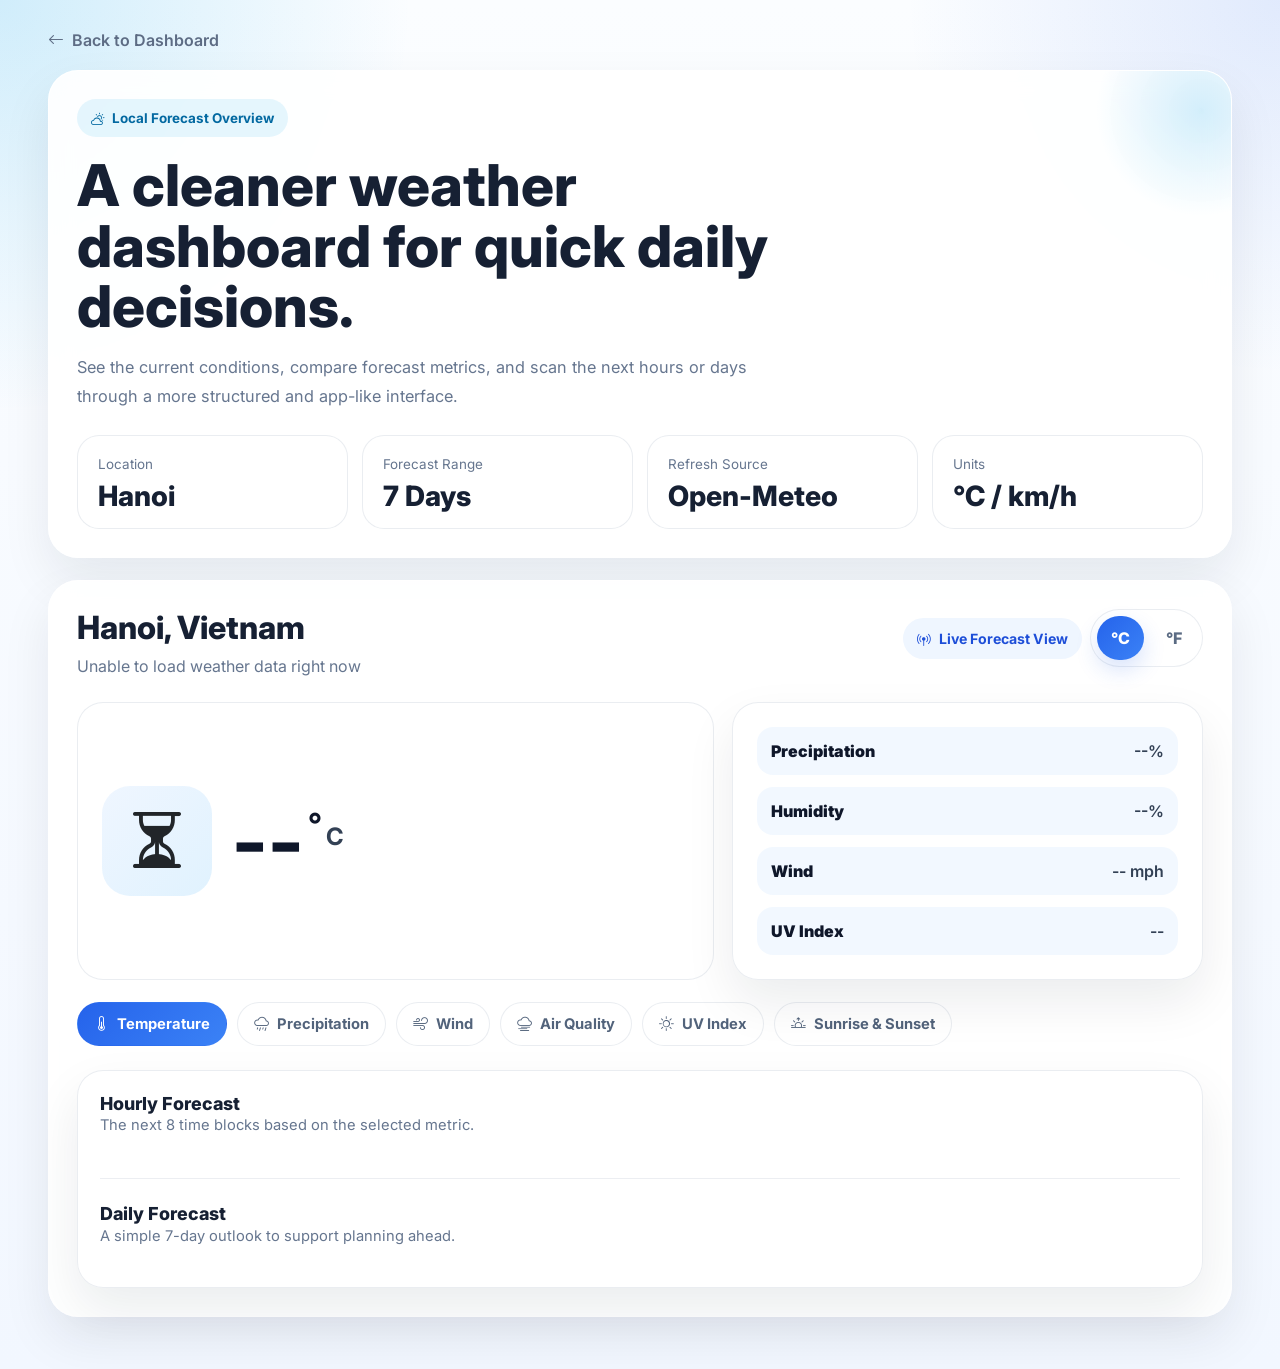
<file: task3-weather.html>
<!DOCTYPE html>
<html lang="en">

<head>
    <meta charset="UTF-8">
    <meta name="viewport" content="width=device-width, initial-scale=1.0">
    <title>Task 3 - Weather Dashboard</title>
    <link href="https://cdn.jsdelivr.net/npm/bootstrap@5.3.0/dist/css/bootstrap.min.css" rel="stylesheet">
    <link rel="stylesheet" href="https://cdn.jsdelivr.net/npm/bootstrap-icons@1.11.1/font/bootstrap-icons.css">
    <link href="https://fonts.googleapis.com/css2?family=Inter:wght@400;500;600;700;800&display=swap" rel="stylesheet">
    <style>
        :root {
            --bg: #f2f7ff;
            --text: #162033;
            --muted: #66768f;
            --panel: rgba(255, 255, 255, 0.92);
            --border: rgba(148, 163, 184, 0.2);
            --primary: #2563eb;
            --sky: #0ea5e9;
            --success: #059669;
            --shadow: 0 22px 50px rgba(15, 23, 42, 0.08);
        }

        body {
            margin: 0;
            min-height: 100vh;
            font-family: 'Inter', sans-serif;
            color: var(--text);
            background:
                radial-gradient(circle at top left, rgba(14, 165, 233, 0.18), transparent 22%),
                radial-gradient(circle at top right, rgba(37, 99, 235, 0.12), transparent 20%),
                linear-gradient(180deg, #fbfdff 0%, var(--bg) 100%);
        }

        .page-shell {
            max-width: 1220px;
            margin: 0 auto;
            padding: 28px 18px 52px;
        }

        .back-link {
            display: inline-flex;
            align-items: center;
            gap: 8px;
            color: #5d6c84;
            text-decoration: none;
            font-weight: 600;
            margin-bottom: 18px;
        }

        .back-link:hover {
            color: var(--primary);
        }

        .hero-card,
        .weather-card,
        .metric-card,
        .forecast-shell {
            background: var(--panel);
            border: 1px solid rgba(255, 255, 255, 0.9);
            box-shadow: var(--shadow);
            backdrop-filter: blur(12px);
        }

        .hero-card {
            border-radius: 30px;
            padding: 28px;
            margin-bottom: 22px;
            position: relative;
            overflow: hidden;
        }

        .hero-card::after {
            content: "";
            position: absolute;
            width: 240px;
            height: 240px;
            right: -90px;
            top: -80px;
            background: radial-gradient(circle, rgba(14, 165, 233, 0.18), transparent 62%);
            pointer-events: none;
        }

        .eyebrow {
            display: inline-flex;
            align-items: center;
            gap: 8px;
            padding: 9px 14px;
            border-radius: 999px;
            background: rgba(14, 165, 233, 0.1);
            color: #0369a1;
            font-weight: 700;
            font-size: 0.84rem;
        }

        .hero-title {
            font-size: clamp(2.4rem, 4.5vw, 4rem);
            line-height: 1.05;
            font-weight: 800;
            margin: 18px 0 0;
            max-width: 760px;
        }

        .hero-text {
            max-width: 700px;
            color: var(--muted);
            line-height: 1.8;
            font-size: 1.02rem;
            margin-top: 16px;
        }

        .stats-grid {
            display: grid;
            grid-template-columns: repeat(4, minmax(0, 1fr));
            gap: 14px;
            margin-top: 24px;
        }

        .stat-card {
            border-radius: 22px;
            padding: 18px 20px;
            background: rgba(255, 255, 255, 0.72);
            border: 1px solid var(--border);
        }

        .stat-label {
            font-size: 0.84rem;
            color: var(--muted);
            margin-bottom: 8px;
        }

        .stat-value {
            font-size: 1.75rem;
            font-weight: 800;
            line-height: 1;
        }

        .weather-card {
            border-radius: 30px;
            padding: 28px;
        }

        .weather-header {
            display: flex;
            justify-content: space-between;
            gap: 18px;
            align-items: flex-start;
            flex-wrap: wrap;
            margin-bottom: 24px;
        }

        .weather-location {
            font-size: 2rem;
            font-weight: 800;
            margin-bottom: 6px;
        }

        .weather-status {
            color: var(--muted);
            font-size: 1rem;
        }

        .status-chip {
            display: inline-flex;
            align-items: center;
            gap: 8px;
            padding: 10px 14px;
            border-radius: 999px;
            background: #eff6ff;
            color: #1d4ed8;
            font-weight: 700;
            font-size: 0.88rem;
        }

        .unit-toggle {
            display: inline-flex;
            align-items: center;
            gap: 8px;
            padding: 6px;
            border-radius: 999px;
            background: rgba(255, 255, 255, 0.88);
            border: 1px solid var(--border);
        }

        .unit-btn {
            border: none;
            border-radius: 999px;
            padding: 10px 14px;
            background: transparent;
            color: #5b6b83;
            font-weight: 800;
        }

        .unit-btn.active {
            background: linear-gradient(135deg, #2563eb, #3b82f6);
            color: white;
            box-shadow: 0 10px 22px rgba(37, 99, 235, 0.18);
        }

        .weather-overview {
            display: grid;
            grid-template-columns: 1.15fr 0.85fr;
            gap: 18px;
            margin-bottom: 22px;
        }

        .current-weather,
        .metric-card,
        .forecast-shell {
            border-radius: 26px;
            border: 1px solid var(--border);
            background: rgba(255, 255, 255, 0.74);
        }

        .current-weather {
            display: flex;
            align-items: center;
            gap: 20px;
            padding: 24px;
        }

        .weather-icon-large {
            width: 110px;
            height: 110px;
            border-radius: 28px;
            display: flex;
            align-items: center;
            justify-content: center;
            background: linear-gradient(135deg, #eff6ff, #e0f2fe);
            color: #0f172a;
            font-size: 4rem;
            flex-shrink: 0;
        }

        .temperature-large {
            font-size: 5rem;
            font-weight: 800;
            line-height: 1;
            display: flex;
            align-items: flex-start;
            color: #0f172a;
        }

        .temperature-large span {
            font-size: 2rem;
            font-weight: 700;
            margin-top: 8px;
            margin-left: 4px;
        }

        .temperature-large small {
            font-size: 1.4rem;
            font-weight: 700;
            margin-top: 44px;
            margin-left: 4px;
            color: #334155;
        }

        .weather-stats {
            display: grid;
            gap: 12px;
            padding: 24px;
        }

        .metric-line {
            display: flex;
            align-items: center;
            justify-content: space-between;
            gap: 12px;
            padding: 12px 14px;
            border-radius: 16px;
            background: rgba(239, 246, 255, 0.78);
            color: #334155;
            font-weight: 600;
        }

        .metric-line strong {
            color: #0f172a;
        }

        .weather-nav {
            gap: 10px;
            flex-wrap: nowrap;
            overflow-x: auto;
            padding-bottom: 6px;
            border-bottom: 0;
            margin-bottom: 18px;
        }

        .weather-nav .nav-link {
            border: 1px solid var(--border);
            border-radius: 999px;
            color: #52637b;
            padding: 10px 16px;
            font-size: 0.92rem;
            white-space: nowrap;
            display: flex;
            align-items: center;
            gap: 8px;
            background: rgba(255, 255, 255, 0.78);
            transition: all 0.2s ease;
            font-weight: 700;
        }

        .weather-nav .nav-link:hover,
        .weather-nav .nav-link.active {
            background: linear-gradient(135deg, #2563eb, #3b82f6);
            border-color: transparent;
            color: white;
        }

        .forecast-shell {
            padding: 22px;
        }

        .forecast-heading {
            display: flex;
            align-items: center;
            justify-content: space-between;
            gap: 12px;
            margin-bottom: 18px;
        }

        .forecast-title {
            font-size: 1.12rem;
            font-weight: 800;
            margin: 0;
        }

        .forecast-caption {
            color: var(--muted);
            font-size: 0.92rem;
            margin: 0;
        }

        .forecast-row {
            display: flex;
            justify-content: space-between;
            gap: 12px;
            text-align: center;
            flex-wrap: wrap;
        }

        .forecast-item {
            flex: 1 1 90px;
            min-width: 90px;
            border-radius: 18px;
            padding: 16px 12px;
            background: rgba(248, 250, 252, 0.95);
            border: 1px solid rgba(148, 163, 184, 0.14);
            display: flex;
            flex-direction: column;
            align-items: center;
            gap: 10px;
        }

        .forecast-time {
            font-size: 0.85rem;
            color: var(--muted);
            font-weight: 700;
        }

        .forecast-value {
            font-size: 1rem;
            color: #0f172a;
            font-weight: 700;
        }

        .forecast-icon {
            font-size: 1.4rem;
            color: #475569;
        }

        .divider {
            height: 1px;
            background: rgba(148, 163, 184, 0.18);
            margin: 24px 0;
        }

        .daily-icon {
            font-size: 1.9rem;
            color: #0f172a;
        }

        .daily-temp {
            font-size: 0.92rem;
            color: #475569;
            margin-top: 2px;
        }

        .weather-nav::-webkit-scrollbar {
            height: 4px;
        }

        .weather-nav::-webkit-scrollbar-thumb {
            background: #c7d2e2;
            border-radius: 10px;
        }

        @media (max-width: 991px) {
            .stats-grid {
                grid-template-columns: repeat(2, minmax(0, 1fr));
            }

            .weather-overview {
                grid-template-columns: 1fr;
            }
        }

        @media (max-width: 767px) {
            .stats-grid {
                grid-template-columns: 1fr;
            }

            .hero-card,
            .weather-card,
            .forecast-shell,
            .current-weather,
            .weather-stats {
                border-radius: 22px;
            }

            .weather-card {
                padding: 18px;
            }

            .hero-card {
                padding: 20px;
            }

            .current-weather {
                flex-direction: column;
                align-items: flex-start;
            }

            .temperature-large {
                font-size: 4rem;
            }
        }
    </style>
</head>

<body>
    <div class="page-shell">
        <a href="index.html" class="back-link"><i class="bi bi-arrow-left"></i>Back to Dashboard</a>

        <section class="hero-card">
            <span class="eyebrow"><i class="bi bi-cloud-sun"></i>Local Forecast Overview</span>
            <h1 class="hero-title">A cleaner weather dashboard for quick daily decisions.</h1>
            <p class="hero-text">See the current conditions, compare forecast metrics, and scan the next hours or days through a more structured and app-like interface.</p>
            <div class="stats-grid">
                <div class="stat-card">
                    <div class="stat-label">Location</div>
                    <div class="stat-value">Hanoi</div>
                </div>
                <div class="stat-card">
                    <div class="stat-label">Forecast Range</div>
                    <div class="stat-value">7 Days</div>
                </div>
                <div class="stat-card">
                    <div class="stat-label">Refresh Source</div>
                    <div class="stat-value">Open-Meteo</div>
                </div>
                <div class="stat-card">
                    <div class="stat-label">Units</div>
                    <div class="stat-value" id="unit-stat">°C / km/h</div>
                </div>
            </div>
        </section>

        <section class="weather-card">
            <div class="weather-header">
                <div>
                    <h2 class="weather-location" id="w-location">Hanoi, Vietnam</h2>
                    <div class="weather-status" id="w-status">Loading weather...</div>
                </div>
                <div class="d-flex flex-wrap gap-2 align-items-center">
                    <div class="status-chip"><i class="bi bi-broadcast-pin"></i>Live Forecast View</div>
                    <div class="unit-toggle">
                        <button type="button" class="unit-btn active" data-unit-toggle="c">°C</button>
                        <button type="button" class="unit-btn" data-unit-toggle="f">°F</button>
                    </div>
                </div>
            </div>

            <div class="weather-overview">
                <div class="current-weather">
                    <div class="weather-icon-large align-self-center" id="w-main-icon">
                        <i class="bi bi-hourglass-split text-dark"></i>
                    </div>
                    <div class="temperature-large align-self-center">
                        <span id="w-temp" style="font-size: 5rem; margin-top: 0; margin-left: 0;">--</span><span>&deg;</span><small class="fs-4 mt-4 ms-1" id="temp-unit-label">C</small>
                    </div>
                </div>

                <div class="metric-card weather-stats align-self-center">
                    <div class="metric-line" id="w-precip"><strong>Precipitation</strong><span>--%</span></div>
                    <div class="metric-line" id="w-humid"><strong>Humidity</strong><span>--%</span></div>
                    <div class="metric-line" id="w-wind"><strong>Wind</strong><span>-- mph</span></div>
                    <div class="metric-line" id="w-uv"><strong>UV Index</strong><span>--</span></div>
                </div>
            </div>

            <ul class="nav nav-pills weather-nav">
                <li class="nav-item">
                    <a class="nav-link active" href="#" data-metric="temperature"><i class="bi bi-thermometer-half"></i>Temperature</a>
                </li>
                <li class="nav-item">
                    <a class="nav-link" href="#" data-metric="precipitation"><i class="bi bi-cloud-rain"></i>Precipitation</a>
                </li>
                <li class="nav-item">
                    <a class="nav-link" href="#" data-metric="wind"><i class="bi bi-wind"></i>Wind</a>
                </li>
                <li class="nav-item">
                    <a class="nav-link" href="#" data-metric="aqi"><i class="bi bi-cloud-haze"></i>Air Quality</a>
                </li>
                <li class="nav-item">
                    <a class="nav-link" href="#" data-metric="uv"><i class="bi bi-brightness-high"></i>UV Index</a>
                </li>
                <li class="nav-item">
                    <a class="nav-link" href="#" data-metric="sun"><i class="bi bi-sunrise"></i>Sunrise & Sunset</a>
                </li>
            </ul>

            <div class="forecast-shell">
                <div class="forecast-heading">
                    <div>
                        <h3 class="forecast-title">Hourly Forecast</h3>
                        <p class="forecast-caption">The next 8 time blocks based on the selected metric.</p>
                    </div>
                </div>

                <div class="forecast-row" id="hourly-forecast-container"></div>

                <div class="divider"></div>

                <div class="forecast-heading">
                    <div>
                        <h3 class="forecast-title">Daily Forecast</h3>
                        <p class="forecast-caption">A simple 7-day outlook to support planning ahead.</p>
                    </div>
                </div>

                <div class="forecast-row" id="daily-forecast-container"></div>
            </div>
        </section>
    </div>

    <script src="https://cdn.jsdelivr.net/npm/bootstrap@5.3.0/dist/js/bootstrap.bundle.min.js"></script>
    <script src="weather.js"></script>
</body>

</html>
</file>
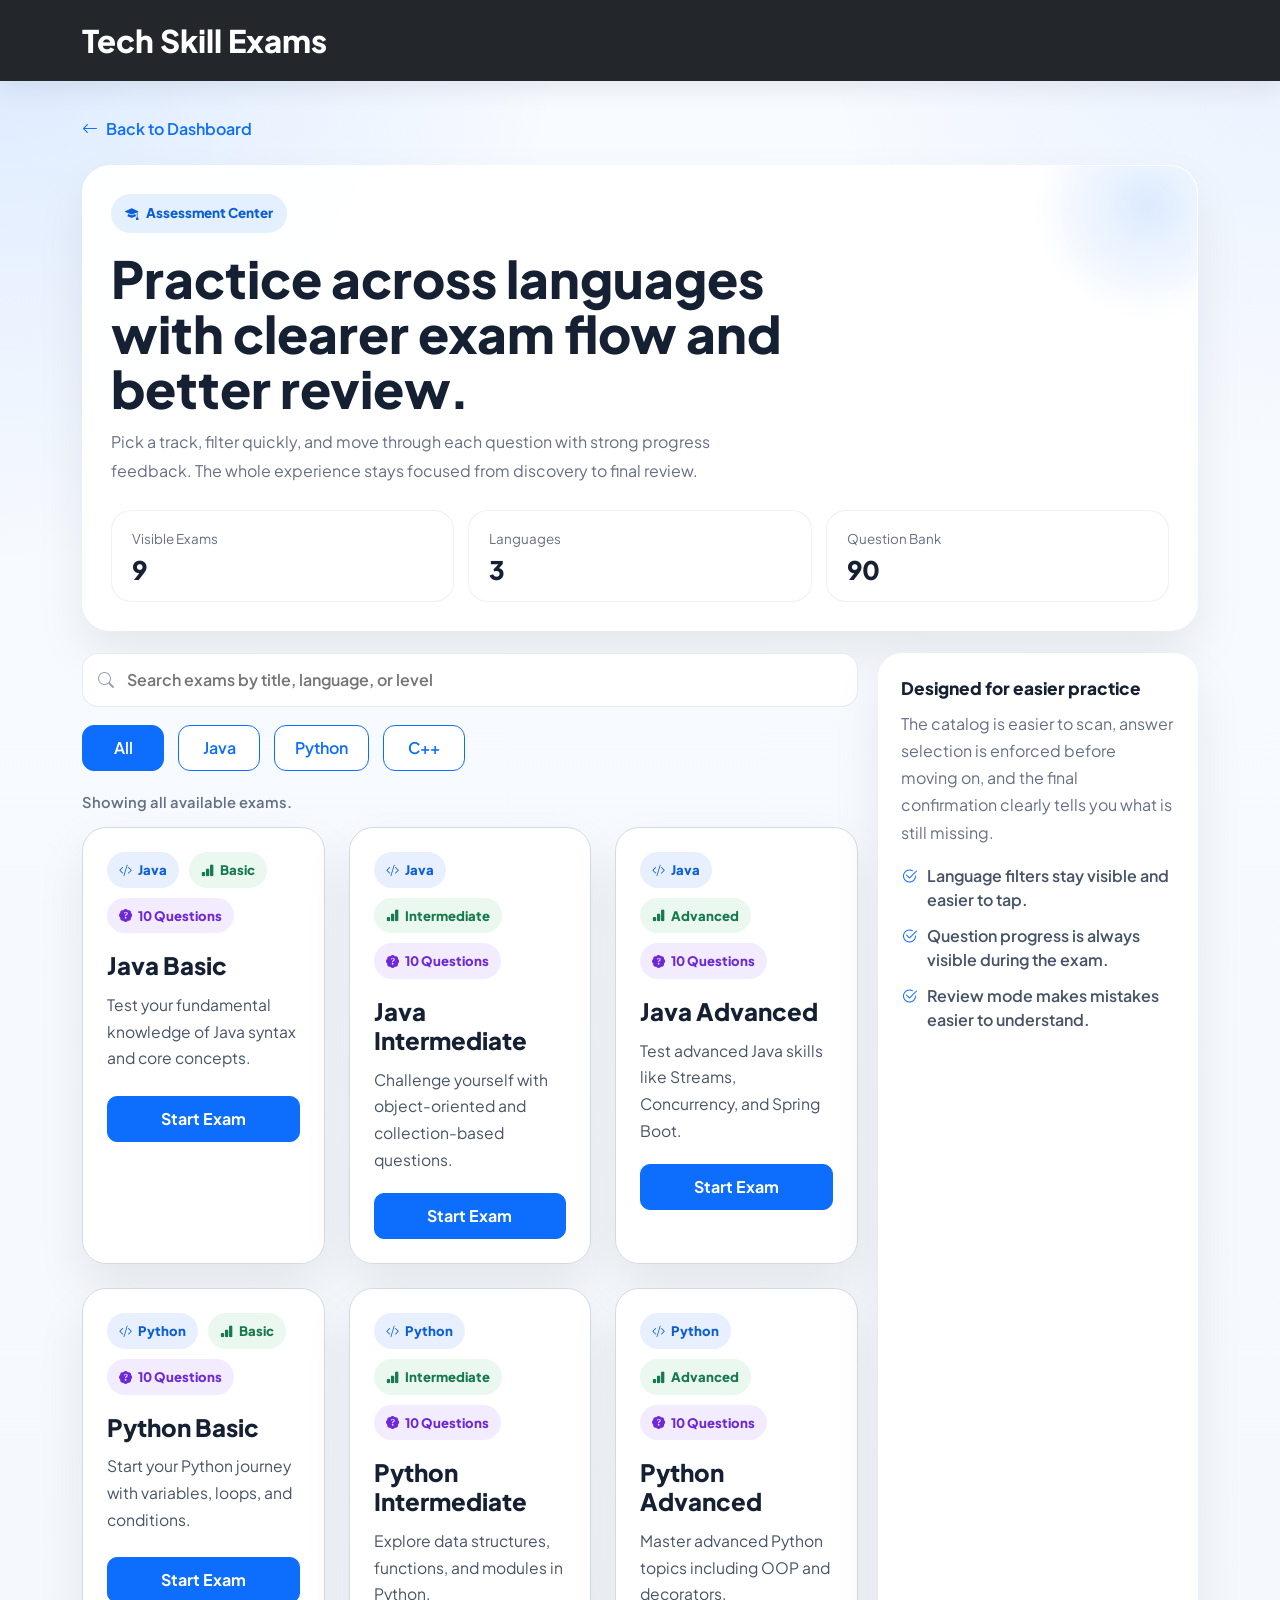
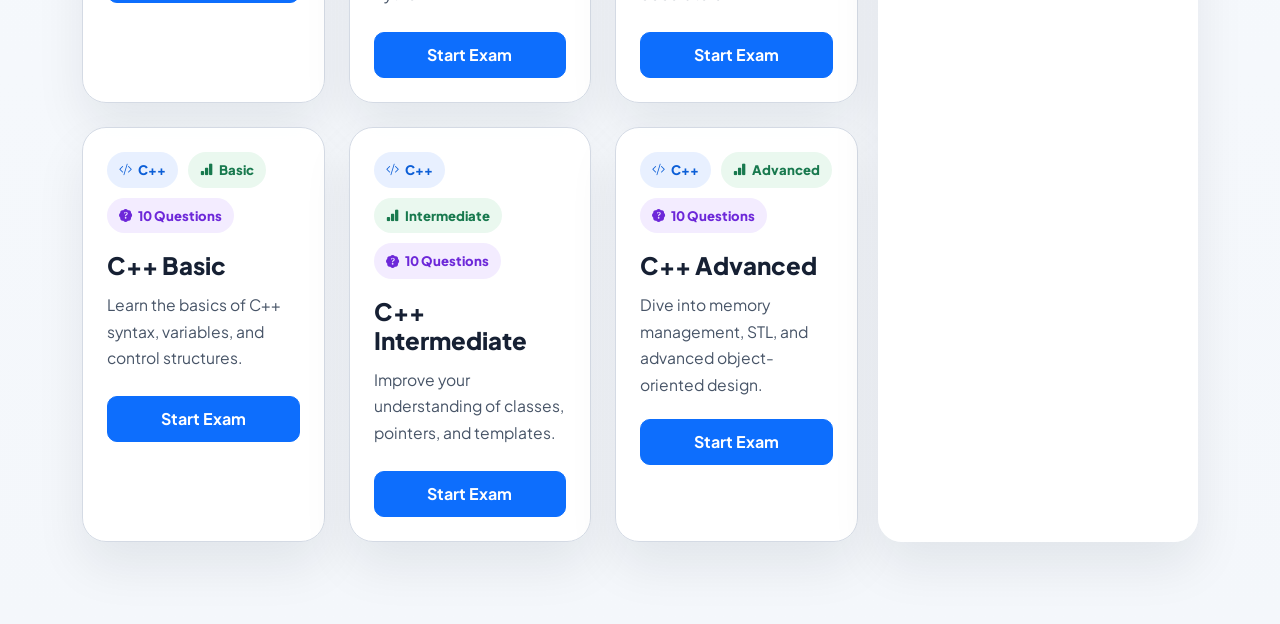
<file: task5-exams.html>
<!DOCTYPE html>
<html lang="en">

<head>
    <meta charset="UTF-8">
    <meta name="viewport" content="width=device-width, initial-scale=1.0">
    <title>Bootstrap WebApp - Skill Exams</title>
    <link href="https://cdn.jsdelivr.net/npm/bootstrap@5.3.0/dist/css/bootstrap.min.css" rel="stylesheet">
    <link rel="stylesheet" href="https://cdn.jsdelivr.net/npm/bootstrap-icons@1.11.1/font/bootstrap-icons.css">
    <link href="https://fonts.googleapis.com/css2?family=Plus+Jakarta+Sans:wght@400;500;600;700;800&display=swap" rel="stylesheet">
    <style>
        :root {
            --page-bg: #f4f7fb;
            --nav-bg: #23272b;
            --primary: #0d6efd;
            --primary-dark: #0b5ed7;
            --border: #d7dfeb;
            --text-main: #162033;
            --text-muted: #667085;
            --success-bg: #e8f7ee;
            --success-text: #18794e;
            --danger-bg: #fff0f0;
            --danger-text: #c0392b;
        }

        body {
            font-family: 'Plus Jakarta Sans', sans-serif;
            background:
                radial-gradient(circle at top left, rgba(13, 110, 253, 0.12), transparent 22%),
                radial-gradient(circle at top right, rgba(59, 130, 246, 0.08), transparent 18%),
                linear-gradient(180deg, #f8fbff 0%, var(--page-bg) 100%);
            color: var(--text-main);
            min-height: 100vh;
        }

        .topbar {
            background: var(--nav-bg);
            padding: 22px 0;
            box-shadow: 0 8px 24px rgba(15, 23, 42, 0.08);
        }

        .topbar-title {
            color: #fff;
            font-weight: 800;
            font-size: 1.95rem;
            margin: 0;
        }

        .page-shell {
            padding: 36px 0 72px;
        }

        .back-link {
            color: var(--primary);
            text-decoration: none;
            font-weight: 600;
        }

        .back-link:hover {
            color: var(--primary-dark);
        }

        .catalog-hero,
        .catalog-side,
        .exam-card,
        .panel-card {
            background: rgba(255, 255, 255, 0.94);
            border: 1px solid rgba(255, 255, 255, 0.88);
            box-shadow: 0 24px 50px rgba(15, 23, 42, 0.08);
            backdrop-filter: blur(10px);
        }

        .catalog-hero {
            border-radius: 28px;
            padding: 28px;
            margin-bottom: 22px;
            position: relative;
            overflow: hidden;
        }

        .catalog-hero::after {
            content: "";
            position: absolute;
            width: 260px;
            height: 260px;
            right: -80px;
            top: -90px;
            background: radial-gradient(circle, rgba(13, 110, 253, 0.14), transparent 62%);
        }

        .eyebrow {
            display: inline-flex;
            align-items: center;
            gap: 8px;
            border-radius: 999px;
            padding: 9px 14px;
            background: rgba(13, 110, 253, 0.1);
            color: var(--primary-dark);
            font-weight: 800;
            font-size: 0.84rem;
        }

        .hero-title {
            font-size: clamp(2.2rem, 4vw, 3.6rem);
            line-height: 1.08;
            font-weight: 800;
            margin: 18px 0 12px;
            max-width: 720px;
        }

        .hero-copy {
            max-width: 680px;
            color: var(--text-muted);
            line-height: 1.8;
            margin-bottom: 0;
        }

        .hero-stats {
            display: grid;
            grid-template-columns: repeat(3, minmax(0, 1fr));
            gap: 14px;
            margin-top: 24px;
        }

        .stat-card {
            border-radius: 20px;
            padding: 18px 20px;
            background: rgba(255, 255, 255, 0.76);
            border: 1px solid rgba(148, 163, 184, 0.16);
        }

        .stat-label {
            color: var(--text-muted);
            font-size: 0.84rem;
            margin-bottom: 8px;
        }

        .stat-value {
            font-size: 1.6rem;
            font-weight: 800;
            line-height: 1;
        }

        .catalog-layout {
            display: grid;
            grid-template-columns: minmax(0, 1fr) 320px;
            gap: 20px;
            margin-bottom: 10px;
        }

        .catalog-side {
            border-radius: 24px;
            padding: 22px;
        }

        .catalog-side-title {
            font-size: 1.08rem;
            font-weight: 800;
            margin-bottom: 8px;
        }

        .catalog-side-copy {
            color: var(--text-muted);
            line-height: 1.7;
            margin-bottom: 18px;
        }

        .catalog-list {
            display: grid;
            gap: 12px;
        }

        .catalog-list-item {
            display: flex;
            gap: 10px;
            color: #475467;
            font-weight: 600;
        }

        .catalog-list-item i {
            color: var(--primary);
        }

        .search-wrap {
            position: relative;
            margin-bottom: 18px;
        }

        .search-wrap i {
            position: absolute;
            left: 16px;
            top: 50%;
            transform: translateY(-50%);
            color: #94a3b8;
        }

        .search-input {
            width: 100%;
            border-radius: 16px;
            border: 1px solid rgba(148, 163, 184, 0.22);
            background: #fff;
            padding: 14px 16px 14px 44px;
            font-weight: 600;
            outline: none;
        }

        .search-input:focus {
            border-color: rgba(13, 110, 253, 0.38);
            box-shadow: 0 0 0 4px rgba(13, 110, 253, 0.12);
        }

        .results-line {
            color: var(--text-muted);
            font-size: 0.92rem;
            font-weight: 600;
            margin-bottom: 14px;
        }

        .filter-bar {
            display: flex;
            flex-wrap: wrap;
            gap: 14px;
            margin-bottom: 20px;
        }

        .filter-btn {
            min-width: 82px;
            border-radius: 12px;
            padding: 10px 20px;
            font-weight: 600;
            border: 1px solid var(--primary);
            color: var(--primary);
            background: #fff;
            transition: all 0.2s ease;
        }

        .filter-btn.active,
        .filter-btn:hover {
            color: #fff;
            background: var(--primary);
            border-color: var(--primary);
        }

        .exam-card {
            border: 1px solid #d4dae4;
            border-radius: 24px;
            padding: 24px;
            height: 100%;
            transition: transform 0.25s ease, box-shadow 0.25s ease;
        }

        .exam-card:hover {
            transform: translateY(-4px);
            box-shadow: 0 18px 36px rgba(15, 23, 42, 0.08);
        }

        .exam-meta {
            display: flex;
            flex-wrap: wrap;
            gap: 10px;
            margin-bottom: 18px;
        }

        .meta-pill {
            display: inline-flex;
            align-items: center;
            gap: 6px;
            border-radius: 999px;
            padding: 8px 12px;
            font-size: 0.82rem;
            font-weight: 800;
        }

        .meta-pill.language {
            background: #e8f0ff;
            color: var(--primary-dark);
        }

        .meta-pill.level {
            background: #eaf8ef;
            color: var(--success-text);
        }

        .meta-pill.questions {
            background: #f3ecff;
            color: #6d28d9;
        }

        .exam-title {
            font-size: 1.5rem;
            font-weight: 800;
            margin-bottom: 12px;
        }

        .exam-description {
            font-size: 0.98rem;
            line-height: 1.7;
            color: #475467;
            margin-bottom: 20px;
            min-height: 84px;
        }

        .primary-btn {
            border-radius: 10px;
            padding: 10px 22px;
            font-weight: 700;
        }

        .quiz-wrapper,
        .result-wrapper,
        .review-wrapper {
            max-width: 860px;
            margin: 48px auto 0;
        }

        .panel-card {
            background: #fff;
            border-radius: 24px;
            padding: 36px 38px;
            box-shadow: 0 18px 40px rgba(15, 23, 42, 0.09);
        }

        .question-meta {
            display: flex;
            align-items: center;
            justify-content: space-between;
            gap: 20px;
            margin-bottom: 18px;
            font-weight: 800;
            font-size: 1.05rem;
        }

        .question-status {
            display: inline-flex;
            align-items: center;
            gap: 8px;
            border-radius: 999px;
            padding: 8px 14px;
            background: #e8f0ff;
            color: var(--primary-dark);
            font-size: 0.9rem;
            font-weight: 800;
            margin-bottom: 18px;
        }

        .progress {
            height: 24px;
            border-radius: 999px;
            background: #e4e9f0;
            margin-bottom: 28px;
        }

        .progress-bar {
            font-weight: 700;
        }

        .question-text {
            font-size: 1.95rem;
            line-height: 1.4;
            margin-bottom: 28px;
        }

        .answer-option {
            border: 1px solid var(--border);
            border-radius: 12px;
            padding: 16px 18px;
            margin-bottom: 16px;
            cursor: pointer;
            font-size: 1.05rem;
            transition: all 0.2s ease;
        }

        .answer-option:hover {
            border-color: var(--primary);
            background: #f5f9ff;
        }

        .answer-option.selected {
            border-color: var(--primary);
            background: #eaf2ff;
            box-shadow: 0 0 0 3px rgba(13, 110, 253, 0.08);
        }

        .quiz-actions {
            display: flex;
            justify-content: space-between;
            gap: 14px;
            margin-top: 28px;
        }

        .question-hint {
            min-height: 24px;
            margin-top: 4px;
            color: #c0392b;
            font-size: 0.95rem;
            font-weight: 600;
        }

        .result-icon {
            font-size: 2.2rem;
            margin-bottom: 10px;
        }

        .result-title {
            font-size: 2.9rem;
            font-weight: 500;
            margin-bottom: 8px;
        }

        .result-score,
        .result-percent {
            font-size: 1.55rem;
            margin-bottom: 16px;
        }

        .review-item {
            border: 1px solid #e2e8f0;
            border-radius: 18px;
            padding: 24px;
            margin-bottom: 18px;
            background: #fff;
        }

        .review-question {
            font-weight: 700;
            font-size: 1.08rem;
            margin-bottom: 14px;
        }

        .review-answer {
            border-radius: 12px;
            padding: 12px 14px;
            margin-bottom: 10px;
            font-size: 0.97rem;
        }

        .review-answer.correct {
            background: var(--success-bg);
            color: var(--success-text);
        }

        .review-answer.wrong {
            background: var(--danger-bg);
            color: var(--danger-text);
        }

        .review-answer.neutral {
            background: #f8fafc;
            color: #475467;
        }

        .status-pill {
            display: inline-flex;
            align-items: center;
            gap: 8px;
            border-radius: 999px;
            padding: 8px 14px;
            font-size: 0.9rem;
            font-weight: 700;
            margin-bottom: 12px;
        }

        .status-pill.pass {
            background: var(--success-bg);
            color: var(--success-text);
        }

        .status-pill.fail {
            background: var(--danger-bg);
            color: var(--danger-text);
        }

        .confirm-summary {
            background: #f8fafc;
            border: 1px solid #e2e8f0;
            border-radius: 16px;
            padding: 18px 20px;
        }

        .confirm-summary strong {
            color: var(--text-main);
        }

        .confirm-missing {
            color: var(--danger-text);
            font-weight: 600;
        }

        .empty-state {
            border-radius: 22px;
            padding: 40px 24px;
            text-align: center;
            background: rgba(255, 255, 255, 0.7);
            border: 1px dashed rgba(148, 163, 184, 0.42);
            color: var(--text-muted);
        }

        .empty-state i {
            color: var(--primary);
            font-size: 2rem;
            margin-bottom: 12px;
        }

        .hidden {
            display: none !important;
        }

        @media (max-width: 991px) {
            .catalog-layout,
            .hero-stats {
                grid-template-columns: 1fr;
            }
        }

        @media (max-width: 768px) {
            .topbar-title {
                font-size: 1.55rem;
            }

            .catalog-hero,
            .catalog-side,
            .panel-card {
                padding: 24px 20px;
                border-radius: 20px;
            }

            .question-text,
            .result-title {
                font-size: 1.9rem;
            }

            .quiz-actions {
                flex-direction: column;
            }

            .quiz-actions .btn {
                width: 100%;
            }
        }
    </style>
</head>

<body>
    <header class="topbar">
        <div class="container">
            <h1 class="topbar-title" id="page-title">Tech Skill Exams</h1>
        </div>
    </header>

    <main class="page-shell">
        <div class="container">
            <div class="mb-4">
                <a href="index.html" class="back-link"><i class="bi bi-arrow-left me-2"></i>Back to Dashboard</a>
            </div>

            <section id="catalog-view">
                <div class="catalog-hero">
                    <span class="eyebrow"><i class="bi bi-mortarboard-fill"></i>Assessment Center</span>
                    <h2 class="hero-title">Practice across languages with clearer exam flow and better review.</h2>
                    <p class="hero-copy">Pick a track, filter quickly, and move through each question with strong progress feedback. The whole experience stays focused from discovery to final review.</p>
                    <div class="hero-stats">
                        <div class="stat-card">
                            <div class="stat-label">Visible Exams</div>
                            <div class="stat-value" id="total-exams-stat">9</div>
                        </div>
                        <div class="stat-card">
                            <div class="stat-label">Languages</div>
                            <div class="stat-value" id="language-count-stat">3</div>
                        </div>
                        <div class="stat-card">
                            <div class="stat-label">Question Bank</div>
                            <div class="stat-value" id="question-bank-stat">90</div>
                        </div>
                    </div>
                </div>

                <div class="catalog-layout">
                    <div>
                        <div class="search-wrap">
                            <i class="bi bi-search"></i>
                            <input class="search-input" id="search-input" type="text" placeholder="Search exams by title, language, or level">
                        </div>
                        <div class="filter-bar" id="filter-bar"></div>
                        <div class="results-line" id="results-line">Showing all available exams.</div>
                        <div class="row g-4" id="exam-grid"></div>
                    </div>
                    <aside class="catalog-side">
                        <div class="catalog-side-title">Designed for easier practice</div>
                        <p class="catalog-side-copy">The catalog is easier to scan, answer selection is enforced before moving on, and the final confirmation clearly tells you what is still missing.</p>
                        <div class="catalog-list">
                            <div class="catalog-list-item"><i class="bi bi-check2-circle"></i><span>Language filters stay visible and easier to tap.</span></div>
                            <div class="catalog-list-item"><i class="bi bi-check2-circle"></i><span>Question progress is always visible during the exam.</span></div>
                            <div class="catalog-list-item"><i class="bi bi-check2-circle"></i><span>Review mode makes mistakes easier to understand.</span></div>
                        </div>
                    </aside>
                </div>
            </section>

            <section id="quiz-view" class="quiz-wrapper hidden">
                <div class="panel-card">
                    <div class="question-status"><i class="bi bi-lightning-charge-fill"></i><span id="question-status">Answer required to continue</span></div>
                    <div class="question-meta">
                        <div id="question-counter">Question 1 / 10</div>
                        <div id="question-percent">10%</div>
                    </div>
                    <div class="progress" role="progressbar" aria-label="Exam progress" aria-valuemin="0" aria-valuemax="100">
                        <div class="progress-bar bg-primary" id="progress-bar" style="width: 10%;"></div>
                    </div>
                    <h2 class="question-text" id="question-text">Question text</h2>
                    <div id="answers-list"></div>
                    <div class="question-hint" id="question-hint"></div>
                    <div class="quiz-actions">
                        <button type="button" class="btn btn-secondary primary-btn" id="prev-btn">Previous</button>
                        <button type="button" class="btn btn-primary primary-btn ms-auto" id="next-btn">Next</button>
                    </div>
                </div>
            </section>

            <section id="result-view" class="result-wrapper hidden">
                <div class="panel-card text-center">
                    <div class="result-icon"><i class="bi bi-trophy-fill text-warning"></i></div>
                    <div class="result-title">Exam Completed!</div>
                    <div class="result-score" id="result-score">Your Score: 0 / 10</div>
                    <div class="result-percent" id="result-percent">Percentage: 0%</div>
                    <div id="result-status"></div>
                    <div class="d-flex flex-wrap justify-content-center gap-3 mt-4">
                        <button type="button" class="btn btn-primary primary-btn" id="review-btn">Review Exam</button>
                        <button type="button" class="btn btn-outline-primary primary-btn" id="retake-btn">Retake Exam</button>
                        <button type="button" class="btn btn-outline-secondary primary-btn" id="catalog-btn">Back to Exams</button>
                    </div>
                </div>
            </section>

            <section id="review-view" class="review-wrapper hidden">
                <div class="panel-card">
                    <div class="d-flex flex-wrap justify-content-between align-items-center gap-3 mb-4">
                        <div>
                            <h2 class="fw-bold mb-1">Review Answers</h2>
                            <div class="text-muted" id="review-summary">Check your selected answers and the correct ones.</div>
                        </div>
                        <div class="d-flex gap-2">
                            <button type="button" class="btn btn-outline-primary primary-btn" id="review-retake-btn">Retake</button>
                            <button type="button" class="btn btn-primary primary-btn" id="review-catalog-btn">Back to Exams</button>
                        </div>
                    </div>
                    <div id="review-list"></div>
                </div>
            </section>
        </div>
    </main>

    <div class="modal fade" id="submitConfirmModal" tabindex="-1" aria-hidden="true">
        <div class="modal-dialog modal-dialog-centered">
            <div class="modal-content border-0 rounded-4">
                <div class="modal-header border-0 pb-0">
                    <h5 class="modal-title fw-bold">Confirm Submit</h5>
                    <button type="button" class="btn-close" data-bs-dismiss="modal" aria-label="Close"></button>
                </div>
                <div class="modal-body pt-2">
                    <p class="text-muted mb-3">Please review your exam progress before submitting.</p>
                    <div class="confirm-summary">
                        <div class="mb-2"><strong id="confirm-answered-count">Answered: 0 / 10</strong></div>
                        <div class="confirm-missing" id="confirm-missing-list">Missing questions: None</div>
                    </div>
                </div>
                <div class="modal-footer border-0 pt-0">
                    <button type="button" class="btn btn-outline-secondary primary-btn" data-bs-dismiss="modal">Continue Exam</button>
                    <button type="button" class="btn btn-primary primary-btn" id="confirm-submit-btn">Submit Exam</button>
                </div>
            </div>
        </div>
    </div>

    <script src="https://cdn.jsdelivr.net/npm/bootstrap@5.3.0/dist/js/bootstrap.bundle.min.js"></script>
    <script>
        const filters = ["All", "Java", "Python", "C++"];

        const examCatalog = [
            {
                id: "java-basic",
                language: "Java",
                level: "Basic",
                title: "Java Basic",
                description: "Test your fundamental knowledge of Java syntax and core concepts.",
                questions: [
                    { question: "What is JVM in Java?", options: ["Java Virtual Machine", "Java Variable Method", "Java Very Much", "None of the above"], answer: 0 },
                    { question: "Which keyword is used to create a subclass in Java?", options: ["extends", "implements", "inherits", "super"], answer: 0 },
                    { question: "Which data type stores true or false values?", options: ["String", "boolean", "char", "int"], answer: 1 },
                    { question: "Which method is the entry point of a Java application?", options: ["start()", "run()", "main()", "init()"], answer: 2 },
                    { question: "What symbol ends a statement in Java?", options: [".", ":", ";", ","], answer: 2 },
                    { question: "Which loop is best when the number of iterations is known?", options: ["for", "while", "do-while", "switch"], answer: 0 },
                    { question: "Which of these is used to print text to the console?", options: ["Console.write()", "print()", "System.out.println()", "echo()"], answer: 2 },
                    { question: "What is the default value of an uninitialized boolean field?", options: ["true", "false", "null", "0"], answer: 1 },
                    { question: "Which keyword creates an object?", options: ["create", "new", "class", "object"], answer: 1 },
                    { question: "Which access modifier makes a member available everywhere?", options: ["private", "protected", "default", "public"], answer: 3 }
                ]
            },
            {
                id: "java-intermediate",
                language: "Java",
                level: "Intermediate",
                title: "Java Intermediate",
                description: "Challenge yourself with object-oriented and collection-based questions.",
                questions: [
                    { question: "Which collection does not allow duplicate elements?", options: ["List", "Set", "Queue", "ArrayList"], answer: 1 },
                    { question: "What is method overloading?", options: ["Same method name with different parameters", "Same class with many objects", "Overriding a parent class field", "Calling many methods at once"], answer: 0 },
                    { question: "Which keyword refers to the current object?", options: ["self", "super", "this", "current"], answer: 2 },
                    { question: "Which interface is implemented by ArrayList?", options: ["Set", "Map", "List", "Deque"], answer: 2 },
                    { question: "Which exception is unchecked?", options: ["IOException", "SQLException", "ClassNotFoundException", "NullPointerException"], answer: 3 },
                    { question: "What does encapsulation mainly protect?", options: ["Program speed", "Data integrity", "Class size", "Method count"], answer: 1 },
                    { question: "Which keyword prevents inheritance?", options: ["const", "static", "final", "sealed"], answer: 2 },
                    { question: "What does super() do?", options: ["Calls the parent constructor", "Creates a superclass", "Overrides a method", "Calls a static method"], answer: 0 },
                    { question: "Which map stores key-value pairs in insertion order?", options: ["HashMap", "TreeMap", "LinkedHashMap", "Hashtable"], answer: 2 },
                    { question: "Which feature lets a subclass provide its own version of a method?", options: ["Abstraction", "Overloading", "Overriding", "Casting"], answer: 2 }
                ]
            },
            {
                id: "java-advanced",
                language: "Java",
                level: "Advanced",
                title: "Java Advanced",
                description: "Test advanced Java skills like Streams, Concurrency, and Spring Boot.",
                questions: [
                    { question: "What is the main purpose of the Stream API?", options: ["Thread creation", "Functional-style data processing", "Database connection", "Bytecode execution"], answer: 1 },
                    { question: "Which keyword is used for thread-safe locking in Java?", options: ["safe", "lock", "synchronized", "atomic"], answer: 2 },
                    { question: "What does parallelStream() aim to do?", options: ["Sort faster only", "Process elements concurrently", "Convert lists to arrays", "Prevent mutation"], answer: 1 },
                    { question: "Which annotation marks a Spring Boot entry class?", options: ["@SpringMain", "@SpringBootApplication", "@EnableBoot", "@BootApp"], answer: 1 },
                    { question: "Which executor service method submits a task and returns a Future?", options: ["run()", "start()", "submit()", "await()"], answer: 2 },
                    { question: "What is a race condition?", options: ["A fast algorithm", "Multiple threads causing unpredictable results", "A database timeout", "A failed cast"], answer: 1 },
                    { question: "Which class is commonly used for immutable date-time in modern Java?", options: ["Date", "Calendar", "LocalDateTime", "Timestamp"], answer: 2 },
                    { question: "What is dependency injection in Spring?", options: ["Manual object creation", "Passing dependencies from outside", "Class inheritance", "Method overloading"], answer: 1 },
                    { question: "Which collector converts a stream into a list?", options: ["Collectors.groupingBy()", "Collectors.mapping()", "Collectors.toList()", "Collectors.joining()"], answer: 2 },
                    { question: "What benefit does CompletableFuture provide?", options: ["SQL mapping", "Asynchronous task composition", "Automatic caching", "File encryption"], answer: 1 }
                ]
            },
            {
                id: "python-basic",
                language: "Python",
                level: "Basic",
                title: "Python Basic",
                description: "Start your Python journey with variables, loops, and conditions.",
                questions: [
                    { question: "Which symbol starts a comment in Python?", options: ["//", "#", "/*", "--"], answer: 1 },
                    { question: "Which data type stores text?", options: ["int", "float", "str", "bool"], answer: 2 },
                    { question: "How do you define a function in Python?", options: ["function myFunc()", "def my_func():", "func my_func()", "define my_func()"], answer: 1 },
                    { question: "Which keyword is used for a conditional branch?", options: ["when", "elif", "case", "loop"], answer: 1 },
                    { question: "What does len() return?", options: ["The last value", "The number of items", "A boolean result", "A random number"], answer: 1 },
                    { question: "Which collection uses square brackets?", options: ["tuple", "set", "dictionary", "list"], answer: 3 },
                    { question: "What is the output type of input()?", options: ["int", "str", "bool", "float"], answer: 1 },
                    { question: "Which loop iterates over a sequence directly?", options: ["for", "switch", "repeat", "case"], answer: 0 },
                    { question: "How do you check equality in Python?", options: ["=", "==", "===", ":"], answer: 1 },
                    { question: "Which boolean value is valid in Python?", options: ["true", "TRUE", "True", "truth"], answer: 2 }
                ]
            },
            {
                id: "python-intermediate",
                language: "Python",
                level: "Intermediate",
                title: "Python Intermediate",
                description: "Explore data structures, functions, and modules in Python.",
                questions: [
                    { question: "Which data structure stores key-value pairs?", options: ["list", "tuple", "dict", "set"], answer: 2 },
                    { question: "What does *args allow in a function?", options: ["Keyword-only parameters", "Unlimited positional arguments", "Automatic recursion", "Module import"], answer: 1 },
                    { question: "Which statement handles exceptions?", options: ["catch/throw", "try/except", "guard/rescue", "if/error"], answer: 1 },
                    { question: "What is a list comprehension used for?", options: ["Writing comments", "Creating lists concisely", "Sorting automatically", "Importing modules"], answer: 1 },
                    { question: "Which module is commonly used to work with JSON?", options: ["data", "serialize", "json", "picklejson"], answer: 2 },
                    { question: "What does with open(...) help manage?", options: ["Function parameters", "File context and closing", "Loop control", "Global scope"], answer: 1 },
                    { question: "Which structure is immutable?", options: ["list", "set", "dict", "tuple"], answer: 3 },
                    { question: "What does enumerate() provide?", options: ["Only values", "Index and value pairs", "Sorted output", "Unique items"], answer: 1 },
                    { question: "Which keyword imports a module?", options: ["include", "require", "import", "module"], answer: 2 },
                    { question: "What does slicing items[1:4] return?", options: ["Items 1 through 4 inclusive", "Items from index 1 to 3", "Only index 4", "Every item after 4"], answer: 1 }
                ]
            },
            {
                id: "python-advanced",
                language: "Python",
                level: "Advanced",
                title: "Python Advanced",
                description: "Master advanced Python topics including OOP and decorators.",
                questions: [
                    { question: "What is a decorator in Python?", options: ["A design theme", "A function that wraps another function", "A built-in class", "A type of loop"], answer: 1 },
                    { question: "Which method customizes object string representation for developers?", options: ["__str__", "__repr__", "__call__", "__len__"], answer: 1 },
                    { question: "What is inheritance used for?", options: ["Hiding functions", "Reusing and extending class behavior", "Sorting objects", "Deleting instances"], answer: 1 },
                    { question: "Which keyword creates an anonymous function?", options: ["anon", "lambda", "func", "yield"], answer: 1 },
                    { question: "What does yield indicate?", options: ["A generator value", "An exception", "A class variable", "A decorator"], answer: 0 },
                    { question: "Which module provides asynchronous I/O primitives?", options: ["threading", "asyncio", "time", "future"], answer: 1 },
                    { question: "What does @property help create?", options: ["Static imports", "Managed attribute access", "Dictionary keys", "Private modules"], answer: 1 },
                    { question: "Which of the following best describes duck typing?", options: ["Strict interface enforcement", "Behavior-based type compatibility", "Static compilation", "Numeric type casting"], answer: 1 },
                    { question: "What is the main use of virtual environments?", options: ["Speeding up loops", "Isolating project dependencies", "Encrypting code", "Generating docs"], answer: 1 },
                    { question: "Which method is called when an object is created?", options: ["__build__", "__init__", "__newobj__", "__start__"], answer: 1 }
                ]
            },
            {
                id: "cpp-basic",
                language: "C++",
                level: "Basic",
                title: "C++ Basic",
                description: "Learn the basics of C++ syntax, variables, and control structures.",
                questions: [
                    { question: "Which symbol is used to include a header in C++?", options: ["@", "#", "$", "&"], answer: 1 },
                    { question: "Which stream is commonly used for output?", options: ["cin", "cout", "cerrin", "print"], answer: 1 },
                    { question: "Which keyword declares a constant value?", options: ["let", "const", "fixed", "final"], answer: 1 },
                    { question: "Which data type stores decimal values?", options: ["char", "bool", "float", "void"], answer: 2 },
                    { question: "Which statement selects among multiple branches?", options: ["loop", "switch", "repeat", "scan"], answer: 1 },
                    { question: "What does return 0; often indicate in main()?", options: ["Program paused", "Program ended successfully", "A compilation error", "No output"], answer: 1 },
                    { question: "Which operator compares equality?", options: ["=", "==", ":=", "!="], answer: 1 },
                    { question: "Which loop always executes at least once?", options: ["for", "while", "do-while", "foreach"], answer: 2 },
                    { question: "What is the correct file extension for many C++ source files?", options: [".java", ".py", ".cpp", ".cs"], answer: 2 },
                    { question: "Which keyword creates a class object dynamically?", options: ["malloc", "create", "alloc", "new"], answer: 3 }
                ]
            },
            {
                id: "cpp-intermediate",
                language: "C++",
                level: "Intermediate",
                title: "C++ Intermediate",
                description: "Improve your understanding of classes, pointers, and templates.",
                questions: [
                    { question: "What does a pointer store?", options: ["A class name", "A memory address", "A loop count", "A template type"], answer: 1 },
                    { question: "Which keyword is used for class inheritance in C++?", options: ["extends", "inherits", ":", "implements"], answer: 2 },
                    { question: "What is a constructor?", options: ["A cleanup method", "A function that initializes an object", "A loop", "A compiler flag"], answer: 1 },
                    { question: "Which operator accesses members through a pointer?", options: [".", "::", "->", "&"], answer: 2 },
                    { question: "What is a template used for?", options: ["GUI layout", "Generic programming", "Manual memory release", "Namespace aliasing"], answer: 1 },
                    { question: "Which keyword prevents a method from modifying an object?", options: ["final", "locked", "const", "static"], answer: 2 },
                    { question: "What is function overloading?", options: ["Same function name with different parameters", "Replacing old functions", "Calling nested loops", "Using more memory"], answer: 0 },
                    { question: "What does delete do?", options: ["Creates objects", "Releases dynamically allocated memory", "Imports libraries", "Copies pointers"], answer: 1 },
                    { question: "Which STL container is dynamic and index-based?", options: ["map", "set", "vector", "stack"], answer: 2 },
                    { question: "Which access modifier is default for class members?", options: ["public", "private", "protected", "internal"], answer: 1 }
                ]
            },
            {
                id: "cpp-advanced",
                language: "C++",
                level: "Advanced",
                title: "C++ Advanced",
                description: "Dive into memory management, STL, and advanced object-oriented design.",
                questions: [
                    { question: "What is RAII mainly about?", options: ["Automatic resource management via object lifetime", "Remote API integration", "Recursive algorithm indexing", "Rapid assembly instructions"], answer: 0 },
                    { question: "Which smart pointer shares ownership?", options: ["unique_ptr", "raw_ptr", "shared_ptr", "auto_ptr"], answer: 2 },
                    { question: "What is move semantics used for?", options: ["Avoiding unnecessary copies", "Moving files on disk", "Switching namespaces", "Comparing objects"], answer: 0 },
                    { question: "Which keyword marks a method that overrides a base virtual method?", options: ["override", "virtualized", "extends", "replace"], answer: 0 },
                    { question: "What does the STL algorithm library provide?", options: ["Only sorting", "Common reusable algorithms", "Memory addresses", "Compilation steps"], answer: 1 },
                    { question: "What is polymorphism?", options: ["Using multiple compilers", "One interface with many implementations", "A kind of pointer", "An integer conversion"], answer: 1 },
                    { question: "Which container offers fast key-based lookup?", options: ["vector", "queue", "unordered_map", "array"], answer: 2 },
                    { question: "Why use unique_ptr?", options: ["To share many owners", "To enforce single ownership", "To avoid constructors", "To replace templates"], answer: 1 },
                    { question: "What is a lambda in C++?", options: ["A database record", "An anonymous function object", "A pointer alias", "A compiler error"], answer: 1 },
                    { question: "What is the purpose of virtual destructors?", options: ["Improve sorting", "Enable correct cleanup through base pointers", "Avoid inheritance", "Create templates"], answer: 1 }
                ]
            }
        ];

        const state = {
            filter: "All",
            search: "",
            exam: null,
            currentQuestionIndex: 0,
            answers: []
        };

        const pageTitle = document.getElementById("page-title");
        const catalogView = document.getElementById("catalog-view");
        const quizView = document.getElementById("quiz-view");
        const resultView = document.getElementById("result-view");
        const reviewView = document.getElementById("review-view");
        const filterBar = document.getElementById("filter-bar");
        const examGrid = document.getElementById("exam-grid");
        const questionCounter = document.getElementById("question-counter");
        const questionPercent = document.getElementById("question-percent");
        const progressBar = document.getElementById("progress-bar");
        const questionText = document.getElementById("question-text");
        const answersList = document.getElementById("answers-list");
        const questionHint = document.getElementById("question-hint");
        const prevBtn = document.getElementById("prev-btn");
        const nextBtn = document.getElementById("next-btn");
        const resultScore = document.getElementById("result-score");
        const resultPercent = document.getElementById("result-percent");
        const resultStatus = document.getElementById("result-status");
        const reviewSummary = document.getElementById("review-summary");
        const reviewList = document.getElementById("review-list");
        const confirmAnsweredCount = document.getElementById("confirm-answered-count");
        const confirmMissingList = document.getElementById("confirm-missing-list");
        const searchInput = document.getElementById("search-input");
        const resultsLine = document.getElementById("results-line");
        const questionStatus = document.getElementById("question-status");
        const submitConfirmModal = new bootstrap.Modal(document.getElementById("submitConfirmModal"));

        function getFilteredExams() {
            const byLanguage = state.filter === "All"
                ? examCatalog
                : examCatalog.filter(exam => exam.language === state.filter);

            if (!state.search) {
                return byLanguage;
            }

            const normalized = state.search.toLowerCase();
            return byLanguage.filter(exam =>
                exam.title.toLowerCase().includes(normalized) ||
                exam.language.toLowerCase().includes(normalized) ||
                exam.level.toLowerCase().includes(normalized)
            );
        }

        function renderFilters() {
            filterBar.innerHTML = filters.map(filter => `
                <button class="filter-btn ${state.filter === filter ? "active" : ""}" data-filter="${filter}">${filter}</button>
            `).join("");

            filterBar.querySelectorAll(".filter-btn").forEach(button => {
                button.addEventListener("click", () => {
                    state.filter = button.dataset.filter;
                    renderFilters();
                    renderCatalog();
                });
            });
        }

        function renderCatalog() {
            const filteredExams = getFilteredExams();
            document.getElementById("total-exams-stat").textContent = filteredExams.length;
            document.getElementById("language-count-stat").textContent = new Set(examCatalog.map(exam => exam.language)).size;
            document.getElementById("question-bank-stat").textContent = examCatalog.reduce((total, exam) => total + exam.questions.length, 0);
            resultsLine.textContent = filteredExams.length === examCatalog.length && !state.search && state.filter === "All"
                ? "Showing all available exams."
                : `Showing ${filteredExams.length} matching exam${filteredExams.length === 1 ? "" : "s"}.`;

            if (filteredExams.length === 0) {
                examGrid.innerHTML = `
                    <div class="col-12">
                        <div class="empty-state">
                            <i class="bi bi-search-heart"></i>
                            <h3 class="fw-bold text-dark mb-2">No exams match your search</h3>
                            <p class="mb-0">Try another keyword or switch back to a broader language filter.</p>
                        </div>
                    </div>
                `;
                return;
            }

            examGrid.innerHTML = filteredExams.map(exam => `
                <div class="col-12 col-md-6 col-lg-4">
                    <div class="exam-card">
                        <div class="exam-meta">
                            <span class="meta-pill language"><i class="bi bi-code-slash"></i>${exam.language}</span>
                            <span class="meta-pill level"><i class="bi bi-bar-chart-fill"></i>${exam.level}</span>
                            <span class="meta-pill questions"><i class="bi bi-patch-question-fill"></i>${exam.questions.length} Questions</span>
                        </div>
                        <h2 class="exam-title">${exam.title}</h2>
                        <p class="exam-description">${exam.description}</p>
                        <button class="btn btn-primary primary-btn start-exam-btn w-100" data-exam-id="${exam.id}">Start Exam</button>
                    </div>
                </div>
            `).join("");

            examGrid.querySelectorAll(".start-exam-btn").forEach(button => {
                button.addEventListener("click", () => {
                    const selectedExam = examCatalog.find(exam => exam.id === button.dataset.examId);
                    startExam(selectedExam);
                });
            });
        }

        function showView(viewName) {
            catalogView.classList.add("hidden");
            quizView.classList.add("hidden");
            resultView.classList.add("hidden");
            reviewView.classList.add("hidden");

            if (viewName === "catalog") {
                catalogView.classList.remove("hidden");
                pageTitle.textContent = "Tech Skill Exams";
            }

            if (viewName === "quiz") {
                quizView.classList.remove("hidden");
                pageTitle.textContent = `${state.exam.title} Exam`;
            }

            if (viewName === "result") {
                resultView.classList.remove("hidden");
                pageTitle.textContent = `${state.exam.title} Exam`;
            }

            if (viewName === "review") {
                reviewView.classList.remove("hidden");
                pageTitle.textContent = `${state.exam.title} Exam`;
            }
        }

        function startExam(exam) {
            state.exam = exam;
            state.currentQuestionIndex = 0;
            state.answers = new Array(exam.questions.length).fill(null);
            showView("quiz");
            renderQuestion();
        }

        function getAnsweredCount() {
            return state.answers.filter(answer => answer !== null).length;
        }

        function getMissingQuestions() {
            return state.answers
                .map((answer, index) => answer === null ? index + 1 : null)
                .filter(questionNumber => questionNumber !== null);
        }

        function renderQuestion() {
            const totalQuestions = state.exam.questions.length;
            const currentNumber = state.currentQuestionIndex + 1;
            const progress = Math.round((currentNumber / totalQuestions) * 100);
            const currentQuestion = state.exam.questions[state.currentQuestionIndex];
            const currentAnswer = state.answers[state.currentQuestionIndex];

            questionCounter.textContent = `Question ${currentNumber} / ${totalQuestions}`;
            questionPercent.textContent = `${progress}%`;
            progressBar.style.width = `${progress}%`;
            progressBar.setAttribute("aria-valuenow", progress);
            questionText.textContent = currentQuestion.question;

            answersList.innerHTML = currentQuestion.options.map((option, index) => `
                <button type="button" class="answer-option w-100 text-start ${state.answers[state.currentQuestionIndex] === index ? "selected" : ""}" data-option-index="${index}">
                    ${option}
                </button>
            `).join("");

            answersList.querySelectorAll(".answer-option").forEach(button => {
                button.addEventListener("click", () => {
                    state.answers[state.currentQuestionIndex] = Number(button.dataset.optionIndex);
                    renderQuestion();
                });
            });

            prevBtn.disabled = state.currentQuestionIndex === 0;
            nextBtn.disabled = currentAnswer === null;
            nextBtn.textContent = currentNumber === totalQuestions ? "Submit" : "Next";
            questionHint.textContent = currentAnswer === null
                ? "Please choose an answer before continuing."
                : "";
            questionStatus.textContent = currentAnswer === null
                ? "Answer required to continue"
                : "Answer selected";
        }

        function finishExam() {
            const totalQuestions = state.exam.questions.length;
            let correctCount = 0;

            state.exam.questions.forEach((question, index) => {
                if (state.answers[index] === question.answer) {
                    correctCount += 1;
                }
            });

            const percentage = Math.round((correctCount / totalQuestions) * 100);
            resultScore.textContent = `Your Score: ${correctCount} / ${totalQuestions}`;
            resultPercent.textContent = `Percentage: ${percentage}%`;
            resultStatus.innerHTML = percentage >= 70
                ? `<span class="status-pill pass"><i class="bi bi-check-circle-fill"></i>Passed</span>`
                : `<span class="status-pill fail"><i class="bi bi-x-circle-fill"></i>Needs Improvement</span>`;

            showView("result");
        }

        function openSubmitConfirmation() {
            const totalQuestions = state.exam.questions.length;
            const answeredCount = getAnsweredCount();
            const missingQuestions = getMissingQuestions();

            confirmAnsweredCount.textContent = `Answered: ${answeredCount} / ${totalQuestions}`;
            confirmMissingList.textContent = missingQuestions.length > 0
                ? `Missing questions: ${missingQuestions.join(", ")}`
                : "Missing questions: None";

            submitConfirmModal.show();
        }

        function renderReview() {
            let correctCount = 0;

            reviewList.innerHTML = state.exam.questions.map((question, index) => {
                const userAnswerIndex = state.answers[index];
                const correctAnswerIndex = question.answer;
                const isCorrect = userAnswerIndex === correctAnswerIndex;

                if (isCorrect) {
                    correctCount += 1;
                }

                const userAnswerText = userAnswerIndex === null
                    ? "No answer selected"
                    : question.options[userAnswerIndex];

                return `
                    <div class="review-item">
                        <div class="review-question">Question ${index + 1}. ${question.question}</div>
                        <div class="review-answer ${isCorrect ? "correct" : "wrong"}">
                            <strong>Your answer:</strong> ${userAnswerText}
                        </div>
                        <div class="review-answer neutral">
                            <strong>Correct answer:</strong> ${question.options[correctAnswerIndex]}
                        </div>
                    </div>
                `;
            }).join("");

            reviewSummary.textContent = `You answered ${correctCount} out of ${state.exam.questions.length} questions correctly.`;
            showView("review");
        }

        prevBtn.addEventListener("click", () => {
            if (state.currentQuestionIndex > 0) {
                state.currentQuestionIndex -= 1;
                renderQuestion();
            }
        });

        nextBtn.addEventListener("click", () => {
            if (state.answers[state.currentQuestionIndex] === null) {
                questionHint.textContent = "Please choose an answer before continuing.";
                return;
            }

            if (state.currentQuestionIndex === state.exam.questions.length - 1) {
                openSubmitConfirmation();
                return;
            }

            state.currentQuestionIndex += 1;
            renderQuestion();
        });

        document.getElementById("review-btn").addEventListener("click", renderReview);
        document.getElementById("retake-btn").addEventListener("click", () => startExam(state.exam));
        document.getElementById("catalog-btn").addEventListener("click", () => showView("catalog"));
        document.getElementById("review-retake-btn").addEventListener("click", () => startExam(state.exam));
        document.getElementById("review-catalog-btn").addEventListener("click", () => showView("catalog"));
        document.getElementById("confirm-submit-btn").addEventListener("click", () => {
            submitConfirmModal.hide();
            finishExam();
        });
        searchInput.addEventListener("input", () => {
            state.search = searchInput.value.trim();
            renderCatalog();
        });

        renderFilters();
        renderCatalog();
        showView("catalog");
    </script>
</body>

</html>
</file>
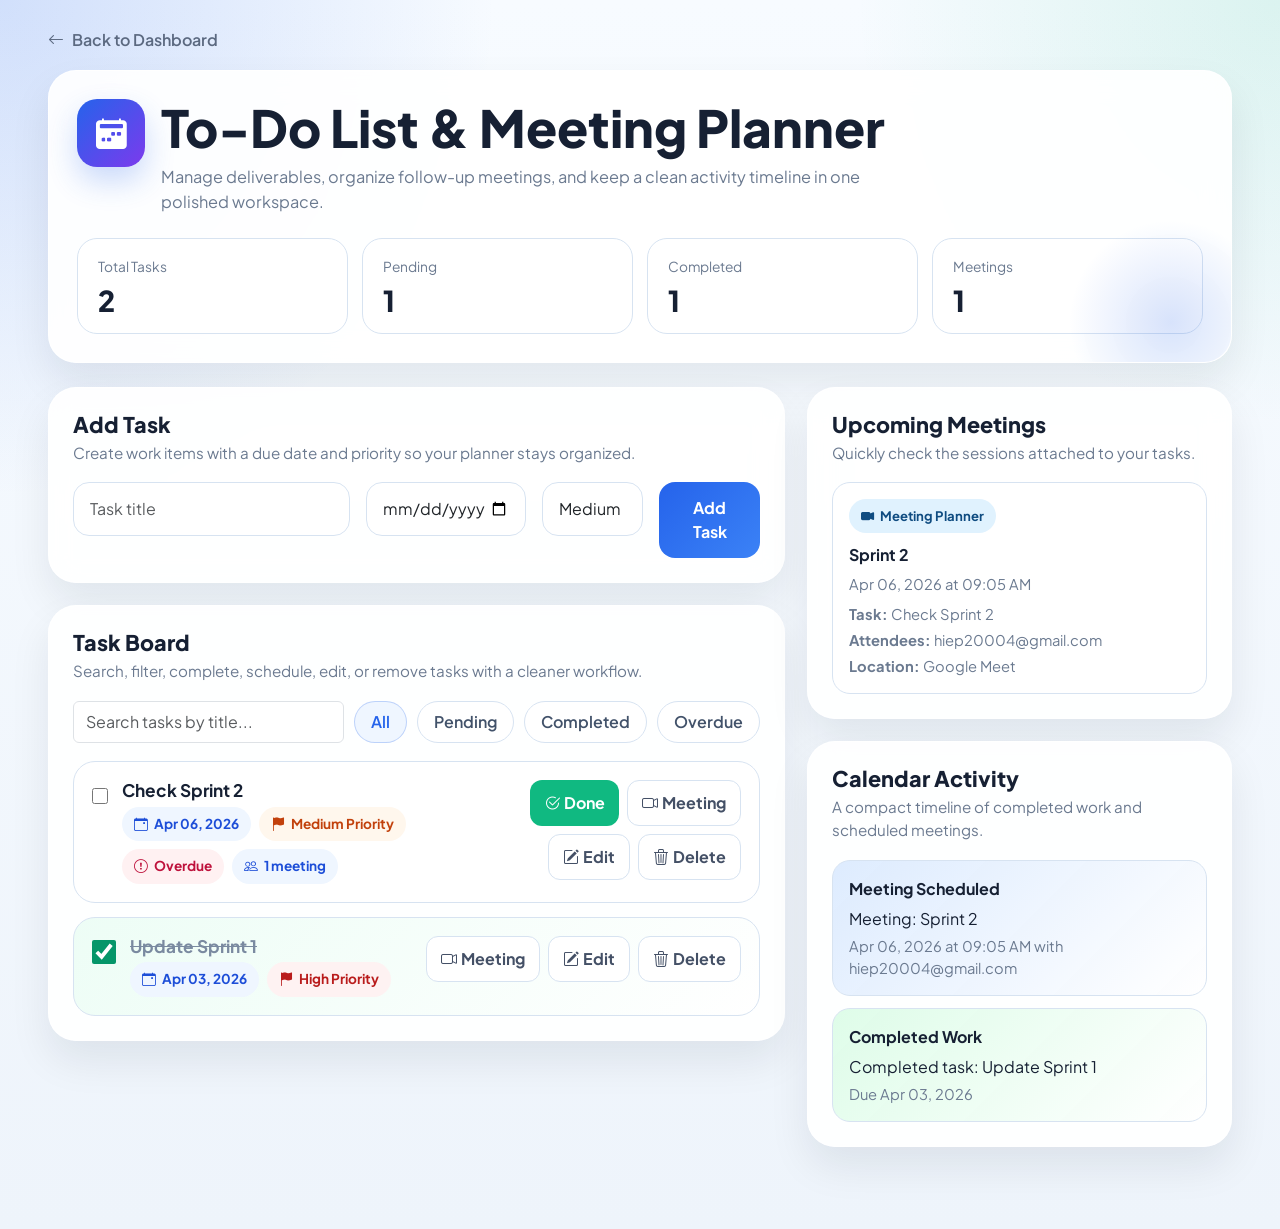
<file: task6-todo.html>
<!DOCTYPE html>
<html lang="en">

<head>
    <meta charset="UTF-8">
    <meta name="viewport" content="width=device-width, initial-scale=1.0">
    <title>Bootstrap WebApp - To-Do Planner</title>
    <link href="https://cdn.jsdelivr.net/npm/bootstrap@5.3.0/dist/css/bootstrap.min.css" rel="stylesheet">
    <link rel="stylesheet" href="https://cdn.jsdelivr.net/npm/bootstrap-icons@1.11.1/font/bootstrap-icons.css">
    <link href="https://fonts.googleapis.com/css2?family=Plus+Jakarta+Sans:wght@400;500;600;700;800&display=swap" rel="stylesheet">
    <style>
        :root {
            --bg: #eef4fb;
            --panel: rgba(255, 255, 255, 0.92);
            --border: #d7e3f1;
            --text: #162033;
            --muted: #6b7a90;
            --primary: #2563eb;
            --primary-dark: #1d4ed8;
            --success: #059669;
            --warning: #d97706;
            --danger: #dc2626;
            --shadow: 0 20px 40px rgba(15, 23, 42, 0.08);
        }

        body {
            margin: 0;
            font-family: 'Plus Jakarta Sans', sans-serif;
            color: var(--text);
            background:
                radial-gradient(circle at top left, rgba(37, 99, 235, 0.18), transparent 28%),
                radial-gradient(circle at top right, rgba(16, 185, 129, 0.12), transparent 24%),
                linear-gradient(180deg, #f7fbff 0%, var(--bg) 100%);
            min-height: 100vh;
        }

        .page-shell {
            max-width: 1220px;
            margin: 0 auto;
            padding: 28px 18px 60px;
        }

        .back-link {
            display: inline-flex;
            align-items: center;
            gap: 8px;
            color: #5b6980;
            text-decoration: none;
            font-weight: 600;
            margin-bottom: 18px;
        }

        .back-link:hover {
            color: var(--primary);
        }

        .hero-card,
        .panel {
            background: var(--panel);
            backdrop-filter: blur(14px);
            border: 1px solid rgba(255, 255, 255, 0.75);
            border-radius: 28px;
            box-shadow: var(--shadow);
        }

        .hero-card {
            padding: 28px;
            margin-bottom: 24px;
            overflow: hidden;
            position: relative;
        }

        .hero-card::after {
            content: "";
            position: absolute;
            inset: auto -60px -80px auto;
            width: 240px;
            height: 240px;
            background: radial-gradient(circle, rgba(37, 99, 235, 0.18), transparent 60%);
            pointer-events: none;
        }

        .hero-title {
            font-size: clamp(2rem, 4vw, 3.2rem);
            font-weight: 800;
            margin: 0;
            line-height: 1.1;
        }

        .hero-subtitle {
            margin: 10px 0 0;
            font-size: 1.02rem;
            color: var(--muted);
            max-width: 720px;
        }

        .hero-icon {
            width: 68px;
            height: 68px;
            display: inline-flex;
            align-items: center;
            justify-content: center;
            border-radius: 20px;
            background: linear-gradient(135deg, #2563eb, #7c3aed);
            color: white;
            font-size: 1.9rem;
            box-shadow: 0 14px 30px rgba(37, 99, 235, 0.24);
        }

        .stats-grid {
            display: grid;
            grid-template-columns: repeat(4, minmax(0, 1fr));
            gap: 14px;
            margin-top: 24px;
        }

        .stat-card {
            border: 1px solid var(--border);
            border-radius: 20px;
            padding: 18px 20px;
            background: rgba(255, 255, 255, 0.78);
        }

        .stat-label {
            font-size: 0.86rem;
            color: var(--muted);
            margin-bottom: 8px;
        }

        .stat-value {
            font-size: 1.8rem;
            font-weight: 800;
            line-height: 1;
        }

        .layout-grid {
            display: grid;
            grid-template-columns: minmax(0, 1.65fr) minmax(320px, 0.95fr);
            gap: 22px;
            align-items: start;
        }

        .panel {
            padding: 24px;
            margin-bottom: 22px;
        }

        .panel-header {
            display: flex;
            align-items: center;
            justify-content: space-between;
            gap: 14px;
            margin-bottom: 18px;
        }

        .panel-title {
            font-size: 1.35rem;
            font-weight: 800;
            margin: 0;
        }

        .panel-subtitle {
            color: var(--muted);
            font-size: 0.95rem;
            margin-top: 4px;
        }

        .planner-form .form-control,
        .planner-form .form-select,
        .meeting-modal .form-control {
            border-radius: 16px;
            border: 1px solid var(--border);
            padding: 14px 16px;
            background: rgba(255, 255, 255, 0.96);
        }

        .planner-form .form-control:focus,
        .planner-form .form-select:focus,
        .meeting-modal .form-control:focus {
            border-color: rgba(37, 99, 235, 0.42);
            box-shadow: 0 0 0 4px rgba(37, 99, 235, 0.08);
        }

        .btn-brand {
            background: linear-gradient(135deg, var(--primary), #3b82f6);
            border: none;
            color: white;
            font-weight: 700;
            border-radius: 16px;
            padding: 14px 22px;
        }

        .btn-brand:hover {
            background: linear-gradient(135deg, var(--primary-dark), var(--primary));
            color: white;
        }

        .btn-soft,
        .filter-chip {
            border-radius: 999px;
            border: 1px solid var(--border);
            background: white;
            color: #42526a;
            font-weight: 600;
        }

        .btn-soft:hover,
        .filter-chip:hover,
        .filter-chip.active {
            border-color: rgba(37, 99, 235, 0.25);
            background: #eff6ff;
            color: var(--primary);
        }

        .toolbar {
            display: flex;
            flex-wrap: wrap;
            gap: 10px;
            margin-bottom: 18px;
        }

        .toolbar .search-box {
            flex: 1 1 240px;
        }

        .task-list {
            display: flex;
            flex-direction: column;
            gap: 14px;
        }

        .task-card {
            border: 1px solid var(--border);
            border-radius: 22px;
            padding: 18px;
            background: white;
            transition: transform 0.22s ease, box-shadow 0.22s ease;
        }

        .task-card:hover {
            transform: translateY(-2px);
            box-shadow: 0 14px 30px rgba(15, 23, 42, 0.06);
        }

        .task-card.done {
            background: linear-gradient(135deg, rgba(236, 253, 245, 0.95), rgba(255, 255, 255, 0.95));
        }

        .task-top {
            display: flex;
            gap: 14px;
            align-items: flex-start;
            justify-content: space-between;
        }

        .task-main {
            display: flex;
            gap: 14px;
            min-width: 0;
        }

        .task-check {
            width: 24px;
            height: 24px;
            margin-top: 4px;
            accent-color: var(--success);
            cursor: pointer;
        }

        .task-name {
            font-size: 1.08rem;
            font-weight: 700;
            margin: 0 0 6px;
            word-break: break-word;
        }

        .task-name.done {
            text-decoration: line-through;
            color: #7a8aa0;
        }

        .task-meta {
            display: flex;
            flex-wrap: wrap;
            gap: 8px;
            align-items: center;
        }

        .meta-pill {
            display: inline-flex;
            align-items: center;
            gap: 6px;
            border-radius: 999px;
            padding: 7px 12px;
            font-size: 0.85rem;
            font-weight: 700;
        }

        .meta-date {
            background: #eff6ff;
            color: #1d4ed8;
        }

        .priority-low {
            background: #ecfdf5;
            color: #047857;
        }

        .priority-medium {
            background: #fff7ed;
            color: #c2410c;
        }

        .priority-high {
            background: #fef2f2;
            color: #b91c1c;
        }

        .status-overdue {
            background: #fff1f2;
            color: #be123c;
        }

        .task-actions {
            display: flex;
            flex-wrap: wrap;
            gap: 8px;
            justify-content: flex-end;
        }

        .action-btn {
            border-radius: 12px;
            padding: 10px 14px;
            font-weight: 700;
            border: 1px solid var(--border);
            background: white;
            color: #445066;
        }

        .action-btn:hover {
            border-color: rgba(37, 99, 235, 0.24);
            background: #f8fbff;
            color: var(--primary);
        }

        .action-btn.success {
            border: none;
            background: #10b981;
            color: white;
        }

        .action-btn.success:hover {
            background: #059669;
            color: white;
        }

        .action-btn.danger:hover {
            color: var(--danger);
            background: #fef2f2;
            border-color: #fecaca;
        }

        .empty-state {
            border: 1px dashed var(--border);
            border-radius: 22px;
            padding: 28px 18px;
            text-align: center;
            color: var(--muted);
            background: rgba(255, 255, 255, 0.65);
        }

        .side-list {
            display: flex;
            flex-direction: column;
            gap: 12px;
        }

        .timeline-item,
        .meeting-item {
            border: 1px solid var(--border);
            border-radius: 18px;
            padding: 16px;
            background: white;
        }

        .timeline-item.completed {
            background: linear-gradient(135deg, rgba(220, 252, 231, 0.94), rgba(255, 255, 255, 0.96));
        }

        .timeline-item.meeting {
            background: linear-gradient(135deg, rgba(219, 234, 254, 0.94), rgba(255, 255, 255, 0.96));
        }

        .timeline-title,
        .meeting-title {
            font-weight: 700;
            margin-bottom: 6px;
        }

        .timeline-meta,
        .meeting-meta {
            color: var(--muted);
            font-size: 0.92rem;
        }

        .meeting-tag {
            display: inline-flex;
            align-items: center;
            gap: 6px;
            font-size: 0.82rem;
            font-weight: 700;
            color: #0f4c81;
            background: #e0f2fe;
            border-radius: 999px;
            padding: 7px 12px;
            margin-bottom: 10px;
        }

        .meeting-modal .modal-content {
            border: none;
            border-radius: 28px;
            overflow: hidden;
        }

        .meeting-modal .modal-header,
        .meeting-modal .modal-footer {
            border: none;
            padding: 22px 26px;
        }

        .meeting-modal .modal-body {
            padding: 0 26px 26px;
        }

        .timepicker-dropdown {
            width: 320px;
            padding: 0;
            border-radius: 20px;
            overflow: hidden;
            box-shadow: 0 22px 40px rgba(15, 23, 42, 0.16);
            border: 1px solid var(--border);
        }

        .timepicker-header {
            padding: 14px 16px;
            font-size: 0.88rem;
            font-weight: 700;
            color: var(--muted);
            background: #f8fbff;
            border-bottom: 1px solid #edf2f7;
        }

        .timepicker-container {
            display: grid;
            grid-template-columns: 1fr 1fr 1fr;
            height: 220px;
        }

        .timepicker-col {
            overflow-y: auto;
            border-right: 1px solid #eef2f7;
            padding: 8px;
        }

        .timepicker-col:last-child {
            border-right: none;
        }

        .timepicker-col::-webkit-scrollbar {
            width: 6px;
        }

        .timepicker-col::-webkit-scrollbar-thumb {
            background: #d7e3f1;
            border-radius: 999px;
        }

        .timepicker-item {
            padding: 10px 0;
            margin-bottom: 6px;
            border-radius: 12px;
            text-align: center;
            font-weight: 700;
            color: #41506a;
            cursor: pointer;
        }

        .timepicker-item:hover,
        .timepicker-item.active {
            background: #2563eb;
            color: white;
        }

        .toast-wrap {
            position: fixed;
            top: 18px;
            right: 18px;
            z-index: 1080;
        }

        @media (max-width: 991px) {
            .layout-grid {
                grid-template-columns: 1fr;
            }

            .stats-grid {
                grid-template-columns: repeat(2, minmax(0, 1fr));
            }
        }

        @media (max-width: 767px) {
            .hero-card,
            .panel {
                padding: 18px;
                border-radius: 22px;
            }

            .stats-grid {
                grid-template-columns: 1fr;
            }

            .task-top {
                flex-direction: column;
            }

            .task-actions {
                justify-content: flex-start;
            }

            .timepicker-dropdown {
                width: 100%;
            }
        }
    </style>
</head>

<body>
    <div class="page-shell">
        <a href="index.html" class="back-link"><i class="bi bi-arrow-left"></i>Back to Dashboard</a>

        <section class="hero-card">
            <div class="d-flex flex-column flex-lg-row gap-4 justify-content-between align-items-start">
                <div class="d-flex align-items-start gap-3">
                    <div class="hero-icon"><i class="bi bi-calendar2-week-fill"></i></div>
                    <div>
                        <h1 class="hero-title">To-Do List & Meeting Planner</h1>
                        <p class="hero-subtitle">Manage deliverables, organize follow-up meetings, and keep a clean activity timeline in one polished workspace.</p>
                    </div>
                </div>
            </div>
            <div class="stats-grid" id="stats-grid"></div>
        </section>

        <div class="layout-grid">
            <section>
                <div class="panel">
                    <div class="panel-header">
                        <div>
                            <h2 class="panel-title" id="task-form-title">Add Task</h2>
                            <div class="panel-subtitle">Create work items with a due date and priority so your planner stays organized.</div>
                        </div>
                    </div>
                    <form id="task-form" class="planner-form row g-3">
                        <input type="hidden" id="task-id">
                        <div class="col-md-5">
                            <input type="text" class="form-control" id="task-title" placeholder="Task title" maxlength="80" required>
                        </div>
                        <div class="col-md-3">
                            <input type="date" class="form-control" id="task-date" required>
                        </div>
                        <div class="col-md-2">
                            <select class="form-select" id="task-priority">
                                <option value="medium">Medium</option>
                                <option value="high">High</option>
                                <option value="low">Low</option>
                            </select>
                        </div>
                        <div class="col-md-2 d-grid">
                            <button type="submit" class="btn btn-brand" id="task-submit-btn">Add Task</button>
                        </div>
                        <div class="col-12 d-none" id="task-cancel-wrap">
                            <button type="button" class="btn btn-soft px-4" id="cancel-edit-btn">Cancel Editing</button>
                        </div>
                    </form>
                </div>

                <div class="panel">
                    <div class="panel-header">
                        <div>
                            <h2 class="panel-title">Task Board</h2>
                            <div class="panel-subtitle">Search, filter, complete, schedule, edit, or remove tasks with a cleaner workflow.</div>
                        </div>
                    </div>

                    <div class="toolbar">
                        <input type="text" class="form-control search-box" id="search-input" placeholder="Search tasks by title...">
                        <button type="button" class="filter-chip px-3 py-2 active" data-filter="all">All</button>
                        <button type="button" class="filter-chip px-3 py-2" data-filter="pending">Pending</button>
                        <button type="button" class="filter-chip px-3 py-2" data-filter="completed">Completed</button>
                        <button type="button" class="filter-chip px-3 py-2" data-filter="overdue">Overdue</button>
                    </div>

                    <div class="task-list" id="tasks-container"></div>
                </div>
            </section>

            <aside>
                <div class="panel">
                    <div class="panel-header">
                        <div>
                            <h2 class="panel-title">Upcoming Meetings</h2>
                            <div class="panel-subtitle">Quickly check the sessions attached to your tasks.</div>
                        </div>
                    </div>
                    <div class="side-list" id="meetings-container"></div>
                </div>

                <div class="panel">
                    <div class="panel-header">
                        <div>
                            <h2 class="panel-title">Calendar Activity</h2>
                            <div class="panel-subtitle">A compact timeline of completed work and scheduled meetings.</div>
                        </div>
                    </div>
                    <div class="side-list" id="timeline-container"></div>
                </div>
            </aside>
        </div>
    </div>

    <div class="modal fade meeting-modal" id="meetingModal" tabindex="-1" aria-hidden="true">
        <div class="modal-dialog modal-dialog-centered">
            <div class="modal-content">
                <div class="modal-header">
                    <div>
                        <h5 class="modal-title fw-bold mb-1">Create Meeting</h5>
                        <div class="text-muted small">Schedule a discussion tied to the selected task.</div>
                    </div>
                    <button type="button" class="btn-close" data-bs-dismiss="modal" aria-label="Close"></button>
                </div>
                <div class="modal-body">
                    <form id="meeting-form">
                        <input type="hidden" id="meeting-task-id">
                        <div class="mb-3">
                            <label for="meeting-title" class="form-label fw-semibold">Task</label>
                            <input type="text" class="form-control" id="meeting-title" readonly>
                        </div>
                        <div class="row g-3">
                            <div class="col-md-6">
                                <label for="meeting-date" class="form-label fw-semibold">Meeting Date</label>
                                <input type="date" class="form-control" id="meeting-date" required>
                            </div>
                            <div class="col-md-6">
                                <label for="meeting-time" class="form-label fw-semibold">Meeting Time</label>
                                <div class="dropdown">
                                    <div class="input-group" data-bs-toggle="dropdown" aria-expanded="false">
                                        <input type="text" class="form-control" id="meeting-time" readonly>
                                        <span class="input-group-text bg-white border-start-0"><i class="bi bi-clock"></i></span>
                                    </div>
                                    <div class="dropdown-menu timepicker-dropdown">
                                        <div class="timepicker-header">Pick hour, minutes, and period</div>
                                        <div class="timepicker-container" id="timepicker-scroll-container">
                                            <div class="timepicker-col" id="col-hour"></div>
                                            <div class="timepicker-col" id="col-minute"></div>
                                            <div class="timepicker-col" id="col-period"></div>
                                        </div>
                                    </div>
                                </div>
                            </div>
                        </div>
                        <div class="mt-3">
                            <label for="meeting-attendees" class="form-label fw-semibold">Attendees</label>
                            <input type="text" class="form-control" id="meeting-attendees" placeholder="anna@company.com, john@company.com">
                        </div>
                        <div class="mt-3">
                            <label for="meeting-location" class="form-label fw-semibold">Location / Link</label>
                            <input type="text" class="form-control" id="meeting-location" placeholder="Google Meet, Zoom, Room A-03...">
                        </div>
                        <div class="modal-footer px-0 pb-0">
                            <button type="button" class="btn btn-soft px-4" data-bs-dismiss="modal">Cancel</button>
                            <button type="submit" class="btn btn-brand px-4">Save Meeting</button>
                        </div>
                    </form>
                </div>
            </div>
        </div>
    </div>

    <div class="toast-wrap">
        <div class="toast align-items-center border-0 shadow-sm" id="planner-toast" role="status" aria-live="polite" aria-atomic="true">
            <div class="d-flex">
                <div class="toast-body fw-semibold" id="planner-toast-body">Saved successfully.</div>
                <button type="button" class="btn-close me-2 m-auto" data-bs-dismiss="toast" aria-label="Close"></button>
            </div>
        </div>
    </div>

    <script src="https://cdn.jsdelivr.net/npm/bootstrap@5.3.0/dist/js/bootstrap.bundle.min.js"></script>
    <script src="task6.js"></script>
</body>

</html>
</file>
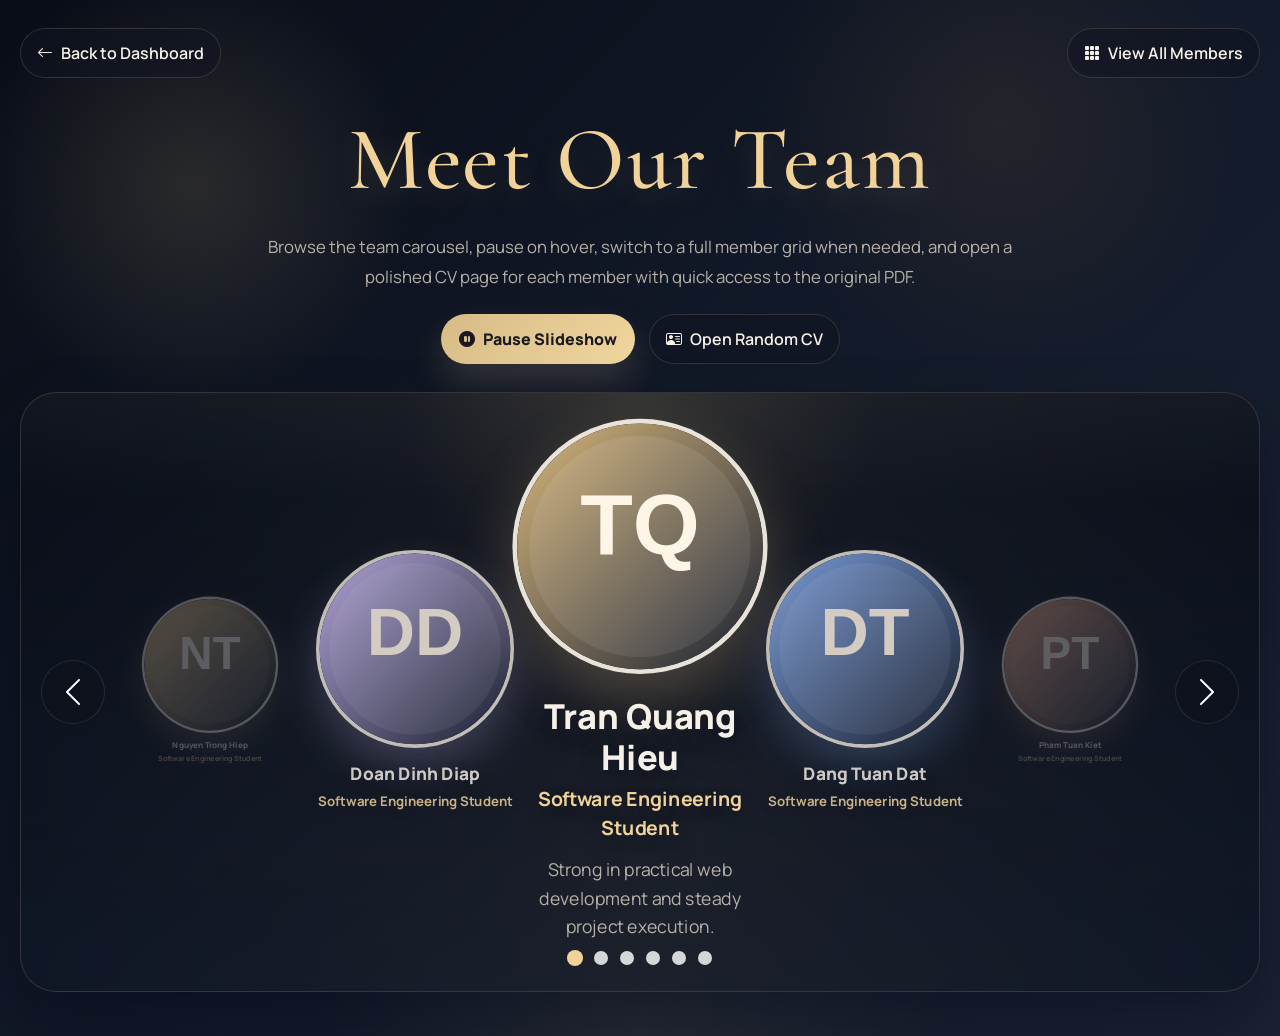
<file: team-members.html>
<!DOCTYPE html>
<html lang="en">

<head>
    <meta charset="UTF-8">
    <meta name="viewport" content="width=device-width, initial-scale=1.0">
    <title>Team Members</title>
    <link href="https://cdn.jsdelivr.net/npm/bootstrap@5.3.0/dist/css/bootstrap.min.css" rel="stylesheet">
    <link rel="stylesheet" href="https://cdn.jsdelivr.net/npm/bootstrap-icons@1.11.1/font/bootstrap-icons.css">
    <link href="https://fonts.googleapis.com/css2?family=Cormorant+Garamond:wght@600;700&family=Manrope:wght@400;500;600;700;800&display=swap" rel="stylesheet">
    <style>
        :root {
            --text: #f6f1e8;
            --muted: rgba(233, 225, 211, 0.76);
            --card-bg: rgba(17, 22, 34, 0.58);
            --card-border: rgba(209, 189, 151, 0.18);
            --glow: 0 30px 60px rgba(2, 6, 23, 0.34);
            --gold: #dcc08a;
            --gold-strong: #f1d39a;
            --navy: #101726;
        }

        * {
            box-sizing: border-box;
        }

        body {
            margin: 0;
            min-height: 100vh;
            font-family: 'Manrope', sans-serif;
            color: var(--text);
            user-select: none;
            -webkit-user-select: none;
            background:
                radial-gradient(circle at 15% 18%, rgba(220, 192, 138, 0.14), transparent 16%),
                radial-gradient(circle at 78% 12%, rgba(118, 88, 56, 0.18), transparent 18%),
                radial-gradient(circle at 50% 100%, rgba(220, 192, 138, 0.08), transparent 26%),
                linear-gradient(135deg, #090d16 0%, #111827 45%, #1b2232 100%);
        }

        .page-shell {
            max-width: 1320px;
            margin: 0 auto;
            padding: 28px 20px 44px;
        }

        .topbar {
            display: flex;
            align-items: center;
            justify-content: space-between;
            gap: 16px;
            margin-bottom: 28px;
        }

        .back-link,
        .ghost-button {
            display: inline-flex;
            align-items: center;
            gap: 8px;
            padding: 12px 16px;
            border-radius: 999px;
            color: var(--text);
            text-decoration: none;
            border: 1px solid var(--card-border);
            background: rgba(17, 22, 34, 0.54);
            backdrop-filter: blur(14px);
            font-weight: 600;
        }

        .ghost-button.active {
            background: rgba(220, 192, 138, 0.12);
            border-color: rgba(220, 192, 138, 0.34);
        }

        .hero {
            text-align: center;
            margin-bottom: 28px;
        }

        .hero-title {
            font-family: 'Cormorant Garamond', serif;
            font-size: clamp(3rem, 7vw, 5.8rem);
            margin: 0;
            color: var(--gold-strong);
            letter-spacing: 0.02em;
            text-shadow: 0 10px 28px rgba(220, 192, 138, 0.16);
        }

        .hero-copy {
            max-width: 760px;
            margin: 18px auto 0;
            color: var(--muted);
            font-size: 1.05rem;
            line-height: 1.8;
        }

        .hero-actions {
            display: flex;
            justify-content: center;
            gap: 14px;
            flex-wrap: wrap;
            margin-top: 22px;
        }

        .solid-button {
            display: inline-flex;
            align-items: center;
            gap: 8px;
            padding: 12px 18px;
            border-radius: 999px;
            border: 0;
            background: linear-gradient(135deg, #d7bb87, #f0d79d);
            color: #1a1820;
            text-decoration: none;
            font-weight: 800;
            box-shadow: 0 18px 36px rgba(220, 192, 138, 0.18);
        }

        .stage {
            position: relative;
            min-height: 600px;
            border-radius: 36px;
            padding: 28px 76px 88px;
            background:
                linear-gradient(180deg, rgba(255, 255, 255, 0.04), transparent 18%),
                linear-gradient(180deg, rgba(9, 13, 22, 0.78), rgba(16, 23, 38, 0.9));
            border: 1px solid var(--card-border);
            backdrop-filter: blur(18px);
            overflow: hidden;
            box-shadow: var(--glow);
        }

        .stage::before {
            content: "";
            position: absolute;
            inset: 0;
            background:
                radial-gradient(circle at top center, rgba(220, 192, 138, 0.12), transparent 28%),
                linear-gradient(90deg, transparent 0%, rgba(220, 192, 138, 0.05) 50%, transparent 100%);
            pointer-events: none;
        }

        .carousel-track {
            position: relative;
            height: 480px;
            cursor: grab;
            user-select: none;
            touch-action: pan-y;
        }

        .carousel-track.is-dragging {
            cursor: grabbing;
        }

        .member-card {
            position: absolute;
            top: 54%;
            left: 50%;
            transform-origin: center center;
            width: 220px;
            text-align: center;
            transition: transform 0.55s ease, opacity 0.55s ease, filter 0.55s ease;
            opacity: 0.34;
            filter: blur(1px);
        }

        .member-card.is-active {
            opacity: 1;
            filter: none;
            z-index: 5;
        }

        .member-card.is-near {
            opacity: 0.82;
            filter: none;
        }

        .member-link {
            text-decoration: none;
            color: inherit;
            -webkit-user-drag: none;
        }

        .member-avatar {
            width: 100%;
            aspect-ratio: 1 / 1;
            border-radius: 50%;
            overflow: hidden;
            border: 4px solid rgba(245, 239, 229, 0.94);
            box-shadow: 0 22px 50px rgba(2, 6, 23, 0.34);
            background: rgba(255, 255, 255, 0.06);
        }

        .member-avatar img {
            width: 100%;
            height: 100%;
            object-fit: cover;
            pointer-events: none;
            -webkit-user-drag: none;
        }

        .member-name {
            margin: 18px 0 6px;
            font-weight: 800;
            font-size: 1.85rem;
            text-shadow: 0 4px 20px rgba(2, 6, 23, 0.34);
        }

        .member-role {
            margin: 0;
            color: var(--gold-strong);
            font-size: 1.05rem;
            font-weight: 700;
            text-shadow: 0 4px 14px rgba(2, 6, 23, 0.28);
        }

        .member-tagline {
            max-width: 320px;
            margin: 12px auto 0;
            color: var(--muted);
            line-height: 1.6;
            font-size: 0.95rem;
        }

        .member-card.is-near .member-name {
            font-size: 1.2rem;
        }

        .member-card.is-near .member-role {
            font-size: 0.92rem;
        }

        .member-card.is-near .member-tagline,
        .member-card:not(.is-active):not(.is-near) .member-tagline {
            display: none;
        }

        .member-card:not(.is-active):not(.is-near) .member-name {
            font-size: 0.82rem;
            margin-top: 12px;
            margin-bottom: 4px;
            opacity: 0.85;
        }

        .member-card:not(.is-active):not(.is-near) .member-role {
            font-size: 0.72rem;
            opacity: 0.72;
        }

        .nav-button {
            position: absolute;
            top: 50%;
            transform: translateY(-50%);
            width: 64px;
            height: 64px;
            display: inline-flex;
            align-items: center;
            justify-content: center;
            border-radius: 50%;
            border: 0;
            color: white;
            background: rgba(15, 20, 30, 0.64);
            backdrop-filter: blur(12px);
            font-size: 2rem;
            z-index: 8;
            border: 1px solid rgba(220, 192, 138, 0.14);
        }

        .nav-button:hover {
            background: rgba(220, 192, 138, 0.12);
        }

        .nav-prev {
            left: 20px;
        }

        .nav-next {
            right: 20px;
        }

        .dots {
            position: absolute;
            left: 50%;
            bottom: 26px;
            transform: translateX(-50%);
            display: flex;
            gap: 12px;
            z-index: 9;
        }

        .dot {
            width: 14px;
            height: 14px;
            border: 0;
            border-radius: 50%;
            background: rgba(255, 255, 255, 0.82);
            transition: transform 0.2s ease, background 0.2s ease;
        }

        .dot.active {
            background: var(--gold-strong);
            transform: scale(1.15);
        }

        .grid-view {
            display: none;
            grid-template-columns: repeat(3, minmax(0, 1fr));
            gap: 20px;
        }

        .grid-view.active {
            display: grid;
        }

        .grid-card {
            background: var(--card-bg);
            border: 1px solid var(--card-border);
            border-radius: 28px;
            padding: 22px;
            text-align: center;
            text-decoration: none;
            color: inherit;
            backdrop-filter: blur(12px);
            box-shadow: var(--glow);
            transition: transform 0.2s ease, border-color 0.2s ease;
        }

        .grid-card:hover {
            transform: translateY(-5px);
            border-color: rgba(220, 192, 138, 0.42);
        }

        .grid-card .member-avatar {
            width: 160px;
            margin: 0 auto;
        }

        .grid-card .member-name {
            font-size: 1.4rem;
        }

        .fade-in {
            animation: fadeInCard 0.65s ease;
        }

        .content-fade {
            animation: fadeContent 0.45s ease;
        }

        .sr-status {
            position: absolute;
            width: 1px;
            height: 1px;
            overflow: hidden;
            clip: rect(0, 0, 0, 0);
            white-space: nowrap;
        }

        @keyframes fadeInCard {
            from {
                opacity: 0;
            }
            to {
                opacity: 1;
            }
        }

        @keyframes fadeContent {
            from {
                opacity: 0;
                transform: translateY(14px);
            }
            to {
                opacity: 1;
                transform: translateY(0);
            }
        }

        @media (max-width: 1100px) {
            .stage {
                padding: 24px 48px 80px;
            }

            .grid-view.active {
                grid-template-columns: repeat(2, minmax(0, 1fr));
            }
        }

        @media (max-width: 768px) {
            .page-shell {
                padding: 20px 14px 36px;
            }

            .topbar {
                flex-direction: column;
                align-items: stretch;
            }

            .stage {
                padding: 20px 20px 78px;
                min-height: 500px;
            }

            .carousel-track {
                height: 390px;
            }

            .member-card {
                width: 170px;
            }

            .member-name {
                font-size: 1.45rem;
            }

            .nav-button {
                width: 52px;
                height: 52px;
                font-size: 1.6rem;
            }

            .nav-prev {
                left: 10px;
            }

            .nav-next {
                right: 10px;
            }

            .grid-view.active {
                grid-template-columns: 1fr;
            }
        }
    </style>
</head>

<body>
    <div class="page-shell">
        <div class="topbar">
            <a href="index.html" class="back-link"><i class="bi bi-arrow-left"></i>Back to Dashboard</a>
            <button class="ghost-button" type="button" id="viewToggle"><i class="bi bi-grid-3x3-gap-fill"></i><span>View All Members</span></button>
        </div>

        <section class="hero">
            <h1 class="hero-title">Meet Our Team</h1>
            <p class="hero-copy">Browse the team carousel, pause on hover, switch to a full member grid when needed, and open a polished CV page for each member with quick access to the original PDF.</p>
            <div class="hero-actions">
                <button class="solid-button" type="button" id="playPauseButton"><i class="bi bi-pause-circle-fill"></i><span>Pause Slideshow</span></button>
                <button class="ghost-button" type="button" id="randomCvButton"><i class="bi bi-person-vcard"></i><span>Open Random CV</span></button>
            </div>
        </section>

        <section class="stage" aria-label="Team member showcase">
            <button class="nav-button nav-prev" type="button" id="prevButton" aria-label="Previous member"><i class="bi bi-chevron-left"></i></button>
            <button class="nav-button nav-next" type="button" id="nextButton" aria-label="Next member"><i class="bi bi-chevron-right"></i></button>

            <div class="carousel-track" id="carouselTrack" tabindex="0" aria-live="polite"></div>
            <div class="grid-view" id="gridView"></div>
            <div class="dots" id="dots"></div>
            <div class="sr-status" id="carouselStatus" aria-live="polite"></div>
        </section>
    </div>

    <script>
        const DATA_URL = "data/team-members.json";
        const AUTO_PLAY_MS = 3600;
        const DRAG_THRESHOLD = 180;
        const DRAG_STEP_COOLDOWN = 180;

        const carouselTrack = document.getElementById("carouselTrack");
        const gridView = document.getElementById("gridView");
        const dots = document.getElementById("dots");
        const prevButton = document.getElementById("prevButton");
        const nextButton = document.getElementById("nextButton");
        const viewToggle = document.getElementById("viewToggle");
        const playPauseButton = document.getElementById("playPauseButton");
        const randomCvButton = document.getElementById("randomCvButton");
        const carouselStatus = document.getElementById("carouselStatus");

        const state = {
            members: [],
            activeIndex: 0,
            timerId: null,
            isManualPause: false,
            isHoverPaused: false,
            showAll: false,
            dragStartX: 0,
            dragCurrentX: 0,
            dragMoved: false,
            wheelLocked: false,
            isPointerDown: false,
            lastDragStepAt: 0
        };

        async function loadMembers() {
            try {
                const response = await fetch(DATA_URL);
                if (!response.ok) {
                    throw new Error("Failed to load team data");
                }

                state.members = await response.json();
                render();
                startAutoplay();
            } catch (error) {
                carouselTrack.innerHTML = `
                    <div class="text-center w-100">
                        <h2 class="fw-bold">Unable to load team members</h2>
                        <p class="mb-0 text-white-50">Please check the JSON file path and try again.</p>
                    </div>
                `;
            }
        }

        function getLink(member) {
            return `cv.html?id=${encodeURIComponent(member.id)}`;
        }

        function getInitials(name) {
            return name
                .split(/\s+/)
                .filter(Boolean)
                .slice(0, 2)
                .map(part => part[0].toUpperCase())
                .join("");
        }

        function getAvatarSrc(member) {
            if (member.photo) {
                return member.photo;
            }

            const initials = getInitials(member.name);
            const svg = `
                <svg xmlns="http://www.w3.org/2000/svg" viewBox="0 0 320 320">
                    <defs>
                        <linearGradient id="avatarGradient" x1="0%" y1="0%" x2="100%" y2="100%">
                            <stop offset="0%" stop-color="${member.themeColor || "#d8b77c"}" />
                            <stop offset="100%" stop-color="#1b2232" />
                        </linearGradient>
                    </defs>
                    <rect width="320" height="320" rx="160" fill="url(#avatarGradient)" />
                    <circle cx="160" cy="160" r="144" fill="rgba(255,255,255,0.08)" />
                    <text x="50%" y="53%" text-anchor="middle" font-family="Manrope, Arial, sans-serif" font-size="112" font-weight="800" fill="#fff5e7">${initials}</text>
                </svg>
            `;
            return `data:image/svg+xml;charset=UTF-8,${encodeURIComponent(svg)}`;
        }

        function render() {
            if (!state.members.length) {
                return;
            }

            renderCarousel();
            renderDots();
            renderGrid();
            updateMode();
            updateStatus();
        }

        function renderCarousel() {
            const slots = getSlots();
            carouselTrack.innerHTML = slots.map(slot => {
                const member = state.members[wrapIndex(state.activeIndex + slot.offset)];
                const opacityClass = slot.offset === 0 ? "is-active" : Math.abs(slot.offset) === 1 ? "is-near" : "";
                const translate = `translate(-50%, -50%) translateX(${slot.x}px) scale(${slot.scale})`;
                const description = slot.offset === 0
                    ? member.tagline
                    : Math.abs(slot.offset) === 1
                        ? member.role
                        : "";

                return `
                    <article class="member-card ${opacityClass}" style="transform:${translate}; z-index:${slot.zIndex}; opacity:${slot.opacity}; filter:${slot.blur};" data-index="${member.id}" data-base-x="${slot.x}" data-scale="${slot.scale}">
                        <a class="member-link" href="${getLink(member)}">
                            <div class="member-avatar" style="box-shadow: 0 22px 50px ${hexToShadow(member.themeColor)};">
                                <img src="${getAvatarSrc(member)}" alt="${member.name}">
                            </div>
                            <h2 class="member-name content-fade">${member.name}</h2>
                        </a>
                        <p class="member-role content-fade">${member.role}</p>
                        <p class="member-tagline content-fade">${description}</p>
                    </article>
                `;
            }).join("");

            carouselTrack.querySelectorAll(".member-card").forEach(card => {
                card.addEventListener("mouseenter", () => setHoverPause(true));
                card.addEventListener("mouseleave", () => setHoverPause(false));
            });

        }

        function renderDots() {
            dots.innerHTML = state.members.map((member, index) => `
                <button class="dot ${index === state.activeIndex ? "active" : ""}" type="button" aria-label="Go to ${member.name}" data-index="${index}"></button>
            `).join("");

            dots.querySelectorAll(".dot").forEach(dot => {
                dot.addEventListener("click", () => {
                    state.activeIndex = Number(dot.dataset.index);
                    render();
                });
            });
        }

        function renderGrid() {
            gridView.innerHTML = state.members.map(member => `
                <a class="grid-card fade-in" href="${getLink(member)}">
                    <div class="member-avatar" style="box-shadow: 0 22px 50px ${hexToShadow(member.themeColor)};">
                        <img src="${getAvatarSrc(member)}" alt="${member.name}">
                    </div>
                    <h2 class="member-name">${member.name}</h2>
                    <p class="member-role">${member.role}</p>
                    <p class="member-tagline">${member.tagline}</p>
                </a>
            `).join("");
        }

        function updateMode() {
            const showCarousel = !state.showAll;
            carouselTrack.style.display = showCarousel ? "block" : "none";
            dots.style.display = showCarousel ? "flex" : "none";
            prevButton.style.display = showCarousel ? "inline-flex" : "none";
            nextButton.style.display = showCarousel ? "inline-flex" : "none";
            gridView.classList.toggle("active", state.showAll);
            viewToggle.classList.toggle("active", state.showAll);
            viewToggle.innerHTML = state.showAll
                ? `<i class="bi bi-layout-sidebar-inset"></i><span>Back to Carousel</span>`
                : `<i class="bi bi-grid-3x3-gap-fill"></i><span>View All Members</span>`;
        }

        function updateStatus() {
            const member = state.members[state.activeIndex];
            if (!member) {
                return;
            }

            carouselStatus.textContent = `Showing ${member.name}, ${member.role}.`;
        }

        function wrapIndex(index) {
            const total = state.members.length;
            return (index + total) % total;
        }

        function getSlots() {
            if (window.innerWidth <= 768) {
                return [
                    { offset: -1, x: -120, scale: 0.74, opacity: 0.58, blur: "blur(0px)", zIndex: 4 },
                    { offset: 0, x: 0, scale: 1.02, opacity: 1, blur: "none", zIndex: 6 },
                    { offset: 1, x: 120, scale: 0.74, opacity: 0.58, blur: "blur(0px)", zIndex: 4 }
                ];
            }

            return [
                { offset: -2, x: -430, scale: 0.62, opacity: 0.32, blur: "blur(1px)", zIndex: 2 },
                { offset: -1, x: -225, scale: 0.9, opacity: 0.82, blur: "none", zIndex: 4 },
                { offset: 0, x: 0, scale: 1.16, opacity: 1, blur: "none", zIndex: 6 },
                { offset: 1, x: 225, scale: 0.9, opacity: 0.82, blur: "none", zIndex: 4 },
                { offset: 2, x: 430, scale: 0.62, opacity: 0.32, blur: "blur(1px)", zIndex: 2 }
            ];
        }

        function goToNext() {
            state.activeIndex = (state.activeIndex + 1) % state.members.length;
            render();
        }

        function goToPrev() {
            state.activeIndex = (state.activeIndex - 1 + state.members.length) % state.members.length;
            render();
        }

        function startAutoplay() {
            stopAutoplay();
            if (state.isManualPause || state.isHoverPaused || state.showAll) {
                return;
            }

            state.timerId = window.setInterval(goToNext, AUTO_PLAY_MS);
        }

        function stopAutoplay() {
            if (state.timerId) {
                window.clearInterval(state.timerId);
                state.timerId = null;
            }
        }

        function syncPlayPauseButton() {
            playPauseButton.innerHTML = state.isManualPause
                ? `<i class="bi bi-play-circle-fill"></i><span>Resume Slideshow</span>`
                : `<i class="bi bi-pause-circle-fill"></i><span>Pause Slideshow</span>`;
        }

        function setHoverPause(value) {
            state.isHoverPaused = value;
            if (value) {
                stopAutoplay();
                return;
            }

            startAutoplay();
        }

        function pauseAutoplay() {
            state.isManualPause = true;
            stopAutoplay();
            syncPlayPauseButton();
        }

        function resumeAutoplayIfNeeded() {
            if (state.showAll) {
                return;
            }

            state.isManualPause = false;
            syncPlayPauseButton();
            startAutoplay();
        }

        function handleDragStart(clientX) {
            if (state.showAll) {
                return;
            }

            state.isPointerDown = true;
            state.dragStartX = clientX;
            state.dragCurrentX = clientX;
            state.dragMoved = false;
            carouselTrack.classList.add("is-dragging");
            setHoverPause(true);
        }

        function handleDragMove(clientX) {
            if (!state.isPointerDown || !state.dragStartX) {
                return;
            }

            const now = Date.now();
            state.dragCurrentX = clientX;
            const deltaX = state.dragCurrentX - state.dragStartX;
            if (Math.abs(deltaX) > 8) {
                state.dragMoved = true;
            }

            if (deltaX <= -DRAG_THRESHOLD && now - state.lastDragStepAt >= DRAG_STEP_COOLDOWN) {
                goToNext();
                state.dragStartX = clientX;
                state.dragCurrentX = clientX;
                state.dragMoved = false;
                state.lastDragStepAt = now;
            } else if (deltaX >= DRAG_THRESHOLD && now - state.lastDragStepAt >= DRAG_STEP_COOLDOWN) {
                goToPrev();
                state.dragStartX = clientX;
                state.dragCurrentX = clientX;
                state.dragMoved = false;
                state.lastDragStepAt = now;
            }
        }

        function handleDragEnd() {
            if (!state.isPointerDown) {
                return;
            }
            carouselTrack.classList.remove("is-dragging");

            state.isPointerDown = false;
            state.dragStartX = 0;
            state.dragCurrentX = 0;
            state.lastDragStepAt = 0;
            window.setTimeout(() => {
                state.dragMoved = false;
            }, 0);

            if (!state.isManualPause && !state.showAll) {
                setHoverPause(false);
            }
        }

        function handleWheelNavigation(event) {
            if (state.showAll || state.wheelLocked) {
                return;
            }

            const primaryDelta = Math.abs(event.deltaX) > Math.abs(event.deltaY) ? event.deltaX : event.deltaY;
            if (Math.abs(primaryDelta) < 18) {
                return;
            }

            event.preventDefault();
            state.wheelLocked = true;

            if (primaryDelta > 0) {
                goToNext();
            } else {
                goToPrev();
            }

            startAutoplay();
            window.setTimeout(() => {
                state.wheelLocked = false;
            }, 420);
        }

        function hexToShadow(hex) {
            const clean = hex.replace("#", "");
            const bigint = parseInt(clean, 16);
            const r = (bigint >> 16) & 255;
            const g = (bigint >> 8) & 255;
            const b = bigint & 255;
            return `rgba(${r}, ${g}, ${b}, 0.26)`;
        }

        prevButton.addEventListener("click", () => {
            goToPrev();
            startAutoplay();
        });

        nextButton.addEventListener("click", () => {
            goToNext();
            startAutoplay();
        });

        viewToggle.addEventListener("click", () => {
            state.showAll = !state.showAll;
            if (state.showAll) {
                stopAutoplay();
            } else {
                startAutoplay();
            }
            updateMode();
        });

        playPauseButton.addEventListener("click", () => {
            if (state.isManualPause) {
                resumeAutoplayIfNeeded();
            } else {
                pauseAutoplay();
            }
        });

        randomCvButton.addEventListener("click", () => {
            if (!state.members.length) {
                return;
            }

            const randomMember = state.members[Math.floor(Math.random() * state.members.length)];
            window.location.href = getLink(randomMember);
        });

        carouselTrack.addEventListener("mouseenter", () => setHoverPause(true));
        carouselTrack.addEventListener("mouseleave", () => {
            if (!state.isPointerDown && !state.isManualPause) {
                setHoverPause(false);
            }
        });
        carouselTrack.addEventListener("mousedown", event => {
            if (event.button !== 0) {
                return;
            }

            event.preventDefault();
            handleDragStart(event.clientX);
        });
        window.addEventListener("mousemove", event => handleDragMove(event.clientX));
        carouselTrack.addEventListener("mouseup", handleDragEnd);
        carouselTrack.addEventListener("mouseleave", handleDragEnd);
        carouselTrack.addEventListener("touchstart", event => handleDragStart(event.touches[0].clientX), { passive: true });
        carouselTrack.addEventListener("touchmove", event => handleDragMove(event.touches[0].clientX), { passive: true });
        carouselTrack.addEventListener("touchend", handleDragEnd);
        window.addEventListener("mouseup", handleDragEnd);
        window.addEventListener("touchend", handleDragEnd);
        window.addEventListener("blur", handleDragEnd);
        window.addEventListener("dragstart", event => event.preventDefault());
        carouselTrack.addEventListener("wheel", handleWheelNavigation, { passive: false });
        carouselTrack.addEventListener("click", event => {
            if (state.dragMoved) {
                event.preventDefault();
                event.stopPropagation();
            }
        }, true);

        carouselTrack.addEventListener("keydown", event => {
            if (event.key === "ArrowRight") {
                goToNext();
                startAutoplay();
            }

            if (event.key === "ArrowLeft") {
                goToPrev();
                startAutoplay();
            }
        });

        document.addEventListener("keydown", event => {
            if (state.showAll) {
                return;
            }

            if (event.key === "ArrowRight") {
                goToNext();
                startAutoplay();
            }

            if (event.key === "ArrowLeft") {
                goToPrev();
                startAutoplay();
            }
        });

        window.addEventListener("resize", render);

        loadMembers();
    </script>
</body>

</html>
</file>
<file: styles.css>
html {
    scroll-behavior: smooth;
}

body {
    font-family: 'Inter', sans-serif;
    min-height: 100vh;
    display: flex;
    flex-direction: column;
    color: #162033;
}

main {
    flex: 1;
    display: flex;
    flex-direction: column;
}

.app-navbar {
    background: rgba(11, 18, 32, 0.9);
    backdrop-filter: blur(12px);
    border-bottom: 1px solid rgba(255, 255, 255, 0.08);
}

.app-navbar .navbar-brand {
    color: #ffffff;
    font-size: 1.35rem;
    letter-spacing: 0.02em;
}

.app-navbar .nav-link {
    color: rgba(255, 255, 255, 0.76);
    font-weight: 600;
}

.app-navbar .nav-link:hover,
.app-navbar .nav-link.active {
    color: #ffffff;
}

.btn-brand {
    background: linear-gradient(135deg, #2563eb, #3b82f6);
    border: none;
    color: #ffffff;
    font-weight: 700;
    border-radius: 999px;
    box-shadow: 0 14px 30px rgba(37, 99, 235, 0.22);
}

.btn-brand:hover {
    background: linear-gradient(135deg, #1d4ed8, #2563eb);
    color: #ffffff;
}

.btn-ghost {
    border: 1px solid rgba(22, 32, 51, 0.12);
    color: #162033;
    background: rgba(255, 255, 255, 0.7);
    border-radius: 999px;
    font-weight: 700;
}

.btn-ghost:hover {
    border-color: rgba(37, 99, 235, 0.24);
    background: #eff6ff;
    color: #2563eb;
}

.landing-page {
    background:
        radial-gradient(circle at top left, rgba(37, 99, 235, 0.16), transparent 26%),
        radial-gradient(circle at top right, rgba(14, 165, 233, 0.12), transparent 22%),
        linear-gradient(180deg, #f8fbff 0%, #eef5ff 100%);
}

.hero-section {
    padding: 80px 0 60px;
}

.eyebrow-pill {
    display: inline-flex;
    align-items: center;
    gap: 8px;
    padding: 9px 14px;
    border-radius: 999px;
    background: rgba(37, 99, 235, 0.09);
    color: #1d4ed8;
    font-size: 0.88rem;
    font-weight: 700;
    letter-spacing: 0.02em;
}

.eyebrow-pill.light {
    background: rgba(255, 255, 255, 0.85);
}

.hero-title {
    font-size: clamp(2.6rem, 5vw, 4.7rem);
    line-height: 1.04;
    font-weight: 800;
    margin: 0;
    max-width: 650px;
}

.hero-text,
.section-text {
    font-size: 1.03rem;
    line-height: 1.8;
    color: #60708a;
    max-width: 640px;
}

.hero-stats {
    max-width: 620px;
}

.stat-box {
    border: 1px solid rgba(148, 163, 184, 0.22);
    border-radius: 22px;
    padding: 18px;
    background: rgba(255, 255, 255, 0.76);
    box-shadow: 0 18px 40px rgba(15, 23, 42, 0.05);
}

.stat-number {
    font-size: 1.7rem;
    font-weight: 800;
    color: #0f172a;
}

.stat-label {
    color: #64748b;
    font-size: 0.92rem;
    margin-top: 6px;
}

.hero-preview {
    position: relative;
}

.preview-window {
    background: rgba(255, 255, 255, 0.85);
    border: 1px solid rgba(255, 255, 255, 0.75);
    border-radius: 28px;
    padding: 18px;
    box-shadow: 0 30px 60px rgba(15, 23, 42, 0.12);
}

.preview-toolbar {
    display: flex;
    gap: 8px;
    margin-bottom: 18px;
}

.preview-toolbar span {
    width: 10px;
    height: 10px;
    border-radius: 50%;
    background: #d7deea;
}

.preview-toolbar span:first-child {
    background: #f87171;
}

.preview-toolbar span:nth-child(2) {
    background: #fbbf24;
}

.preview-toolbar span:last-child {
    background: #34d399;
}

.preview-content {
    display: grid;
    grid-template-columns: 88px 1fr;
    gap: 16px;
}

.preview-sidebar {
    background: linear-gradient(180deg, #0f172a, #1e293b);
    border-radius: 22px;
    padding: 18px 12px;
    min-height: 380px;
    display: flex;
    flex-direction: column;
    align-items: center;
    gap: 22px;
}

.preview-logo {
    width: 44px;
    height: 44px;
    border-radius: 14px;
    display: flex;
    align-items: center;
    justify-content: center;
    background: linear-gradient(135deg, #2563eb, #7c3aed);
    color: white;
    font-weight: 800;
}

.preview-menu {
    width: 100%;
}

.preview-item {
    height: 44px;
    border-radius: 14px;
    background: rgba(255, 255, 255, 0.09);
    margin-bottom: 12px;
}

.preview-item.active {
    background: rgba(255, 255, 255, 0.2);
}

.preview-main {
    display: flex;
    flex-direction: column;
    gap: 16px;
}

.preview-panel {
    background: white;
    border-radius: 24px;
    border: 1px solid rgba(148, 163, 184, 0.15);
}

.preview-panel.large {
    padding: 22px;
}

.preview-panel.small {
    min-height: 120px;
}

.preview-panel.small.accent {
    background: linear-gradient(135deg, #eff6ff, #eef2ff);
}

.panel-badge {
    width: 130px;
    height: 16px;
    border-radius: 999px;
    background: #dbeafe;
    margin-bottom: 16px;
}

.panel-line {
    height: 14px;
    border-radius: 999px;
    background: #d7deea;
    margin-bottom: 12px;
}

.panel-line.xl {
    width: 78%;
}

.panel-line.md {
    width: 48%;
}

.panel-grid {
    display: grid;
    grid-template-columns: repeat(3, 1fr);
    gap: 12px;
    margin-top: 20px;
}

.mini-card {
    height: 86px;
    border-radius: 18px;
    background: linear-gradient(135deg, #f8fafc, #eef2f7);
}

.preview-row {
    display: grid;
    grid-template-columns: 1.2fr 0.8fr;
    gap: 16px;
}

.content-section {
    padding: 44px 0 72px;
}

.alt-section {
    padding-top: 12px;
}

.section-heading {
    max-width: 780px;
    margin: 0 auto 20px;
}

.section-title {
    font-size: clamp(2rem, 4vw, 3rem);
    line-height: 1.15;
    font-weight: 800;
    margin: 0;
}

.feature-card,
.workflow-card,
.testimonial-card {
    height: 100%;
    border-radius: 28px;
    border: 1px solid rgba(148, 163, 184, 0.18);
    background: rgba(255, 255, 255, 0.84);
    padding: 28px;
    box-shadow: 0 18px 40px rgba(15, 23, 42, 0.06);
}

.feature-icon {
    width: 56px;
    height: 56px;
    display: inline-flex;
    align-items: center;
    justify-content: center;
    border-radius: 18px;
    background: #eff6ff;
    color: #2563eb;
    font-size: 1.4rem;
    margin-bottom: 18px;
}

.feature-card h3 {
    font-size: 1.15rem;
    font-weight: 700;
    margin-bottom: 10px;
}

.feature-card p,
.workflow-list li,
.testimonial-card blockquote {
    color: #64748b;
    line-height: 1.8;
}

.workflow-list {
    list-style: none;
    padding: 0;
    margin: 22px 0 0;
}

.workflow-list li {
    display: flex;
    align-items: flex-start;
    gap: 12px;
    margin-bottom: 14px;
}

.workflow-list i {
    color: #10b981;
    font-size: 1.05rem;
    margin-top: 4px;
}

.testimonial-tag {
    display: inline-flex;
    padding: 8px 14px;
    border-radius: 999px;
    background: #eef2ff;
    color: #4338ca;
    font-weight: 700;
    font-size: 0.85rem;
    margin-bottom: 18px;
}

.testimonial-card blockquote {
    font-size: 1.15rem;
    margin: 0 0 22px;
}

.testimonial-person {
    display: flex;
    align-items: center;
    gap: 14px;
}

.person-avatar {
    width: 50px;
    height: 50px;
    border-radius: 16px;
    display: flex;
    align-items: center;
    justify-content: center;
    background: linear-gradient(135deg, #2563eb, #3b82f6);
    color: white;
    font-weight: 800;
}

.site-footer {
    background: #0f172a;
    color: rgba(255, 255, 255, 0.8);
    padding: 22px 0;
    margin-top: auto;
}

.site-footer.compact {
    padding: 18px 0;
}

.social-icons {
    display: flex;
    flex-wrap: wrap;
    gap: 18px;
}

.social-icons a {
    color: rgba(255, 255, 255, 0.82);
    text-decoration: none;
    font-weight: 600;
}

.social-icons a:hover {
    color: white;
}

#scrollTopBtn {
    position: fixed;
    bottom: 28px;
    right: 28px;
    width: 54px;
    height: 54px;
    padding: 0;
    display: none;
    z-index: 99;
}

.auth-page {
    background:
        radial-gradient(circle at top left, rgba(37, 99, 235, 0.18), transparent 22%),
        linear-gradient(180deg, #f8fbff 0%, #edf4ff 100%);
}

.auth-shell {
    justify-content: center;
    padding: 52px 0 68px;
}

.auth-showcase {
    padding: 20px 10px 20px 0;
}

.auth-title {
    font-size: clamp(2.2rem, 4vw, 3.6rem);
    line-height: 1.08;
    font-weight: 800;
    margin: 0;
}

.auth-text {
    color: #64748b;
    line-height: 1.8;
    max-width: 520px;
}

.auth-highlights {
    margin-top: 28px;
    display: grid;
    gap: 16px;
}

.highlight-item {
    display: flex;
    align-items: flex-start;
    gap: 14px;
    padding: 18px;
    border-radius: 22px;
    background: rgba(255, 255, 255, 0.78);
    border: 1px solid rgba(148, 163, 184, 0.16);
    box-shadow: 0 14px 30px rgba(15, 23, 42, 0.05);
}

.highlight-item i {
    color: #2563eb;
    font-size: 1.2rem;
    margin-top: 3px;
}

.highlight-item p {
    color: #64748b;
    margin: 6px 0 0;
    line-height: 1.7;
}

.auth-card {
    border-radius: 30px;
    border: 1px solid rgba(255, 255, 255, 0.82);
    background: rgba(255, 255, 255, 0.9);
    box-shadow: 0 28px 60px rgba(15, 23, 42, 0.12);
    padding: 30px;
    transition: transform 0.3s ease, box-shadow 0.3s ease;
}

.auth-card:hover {
    transform: translateY(-2px);
    box-shadow: 0 30px 70px rgba(15, 23, 42, 0.14);
}

.auth-card-top {
    margin-bottom: 26px;
}

.auth-badge {
    display: inline-flex;
    padding: 8px 14px;
    border-radius: 999px;
    background: #eff6ff;
    color: #1d4ed8;
    font-weight: 700;
    font-size: 0.84rem;
}

.auth-card-title {
    font-size: 1.85rem;
    line-height: 1.15;
    font-weight: 800;
    margin: 18px 0 10px;
}

.auth-card-text {
    color: #64748b;
    margin-bottom: 0;
    line-height: 1.7;
}

.auth-card .form-label {
    font-weight: 700;
    color: #253449;
    margin-bottom: 8px;
}

.auth-card .form-control {
    border-radius: 18px;
    border: 1px solid rgba(148, 163, 184, 0.28);
    padding: 14px 16px;
}

.auth-card .form-control:focus {
    border-color: rgba(37, 99, 235, 0.36);
    box-shadow: 0 0 0 4px rgba(37, 99, 235, 0.08);
}

.switch-text {
    text-align: center;
    color: #64748b;
    margin: 18px 0 0;
    font-weight: 500;
}

.switch-text a {
    color: #2563eb;
    font-weight: 700;
    text-decoration: none;
}

.switch-text a:hover {
    color: #1d4ed8;
}

.fade-in {
    animation: fadeIn 0.35s ease-in-out;
}

@keyframes fadeIn {
    from {
        opacity: 0;
        transform: translateY(10px);
    }

    to {
        opacity: 1;
        transform: translateY(0);
    }
}

@media (max-width: 991px) {
    .hero-section {
        padding-top: 56px;
    }

    .auth-showcase {
        padding-right: 0;
    }
}

@media (max-width: 767px) {
    .hero-title,
    .section-title,
    .auth-title {
        max-width: none;
    }

    .preview-content {
        grid-template-columns: 1fr;
    }

    .preview-sidebar {
        min-height: auto;
        flex-direction: row;
        justify-content: space-between;
        align-items: center;
    }

    .preview-menu {
        display: flex;
        gap: 10px;
    }

    .preview-item {
        width: 48px;
        margin-bottom: 0;
    }

    .preview-row,
    .panel-grid {
        grid-template-columns: 1fr;
    }

    .social-icons {
        justify-content: center;
    }

    .auth-card {
        padding: 22px;
    }
}
</file>
